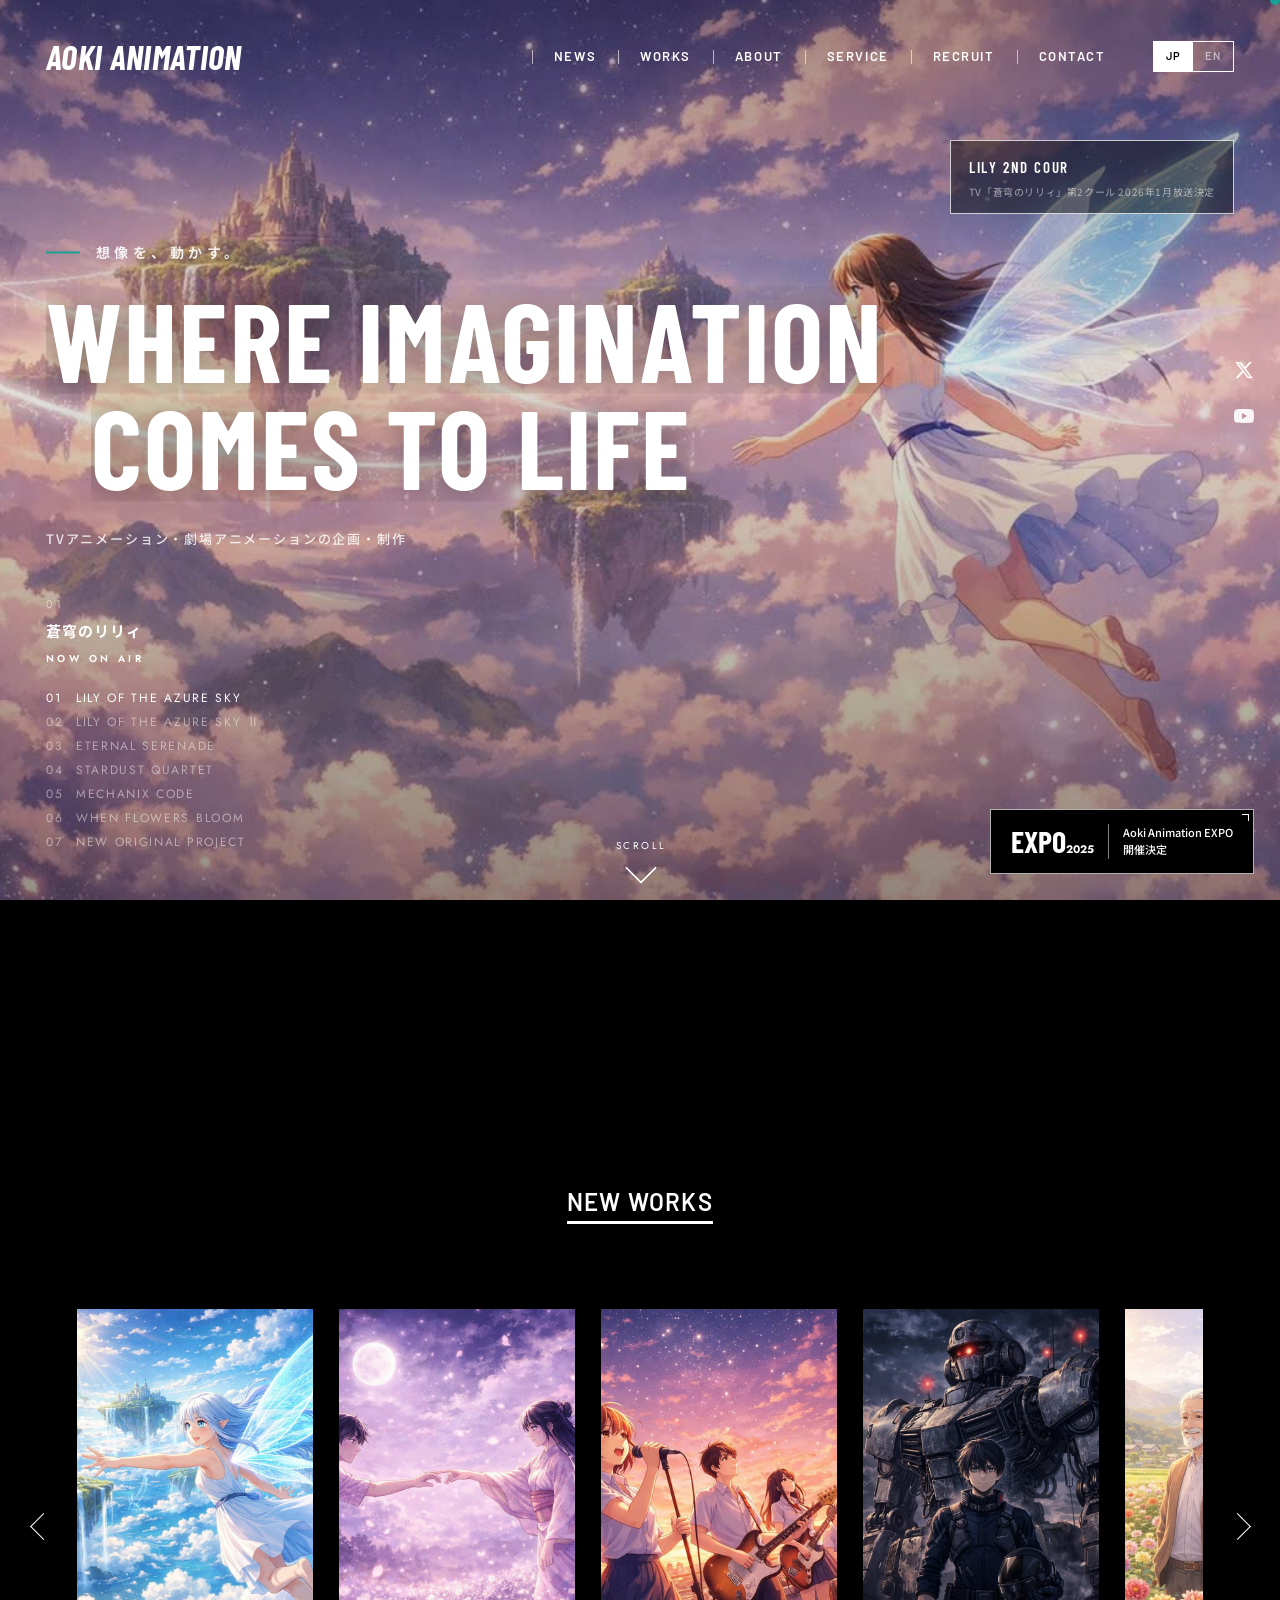
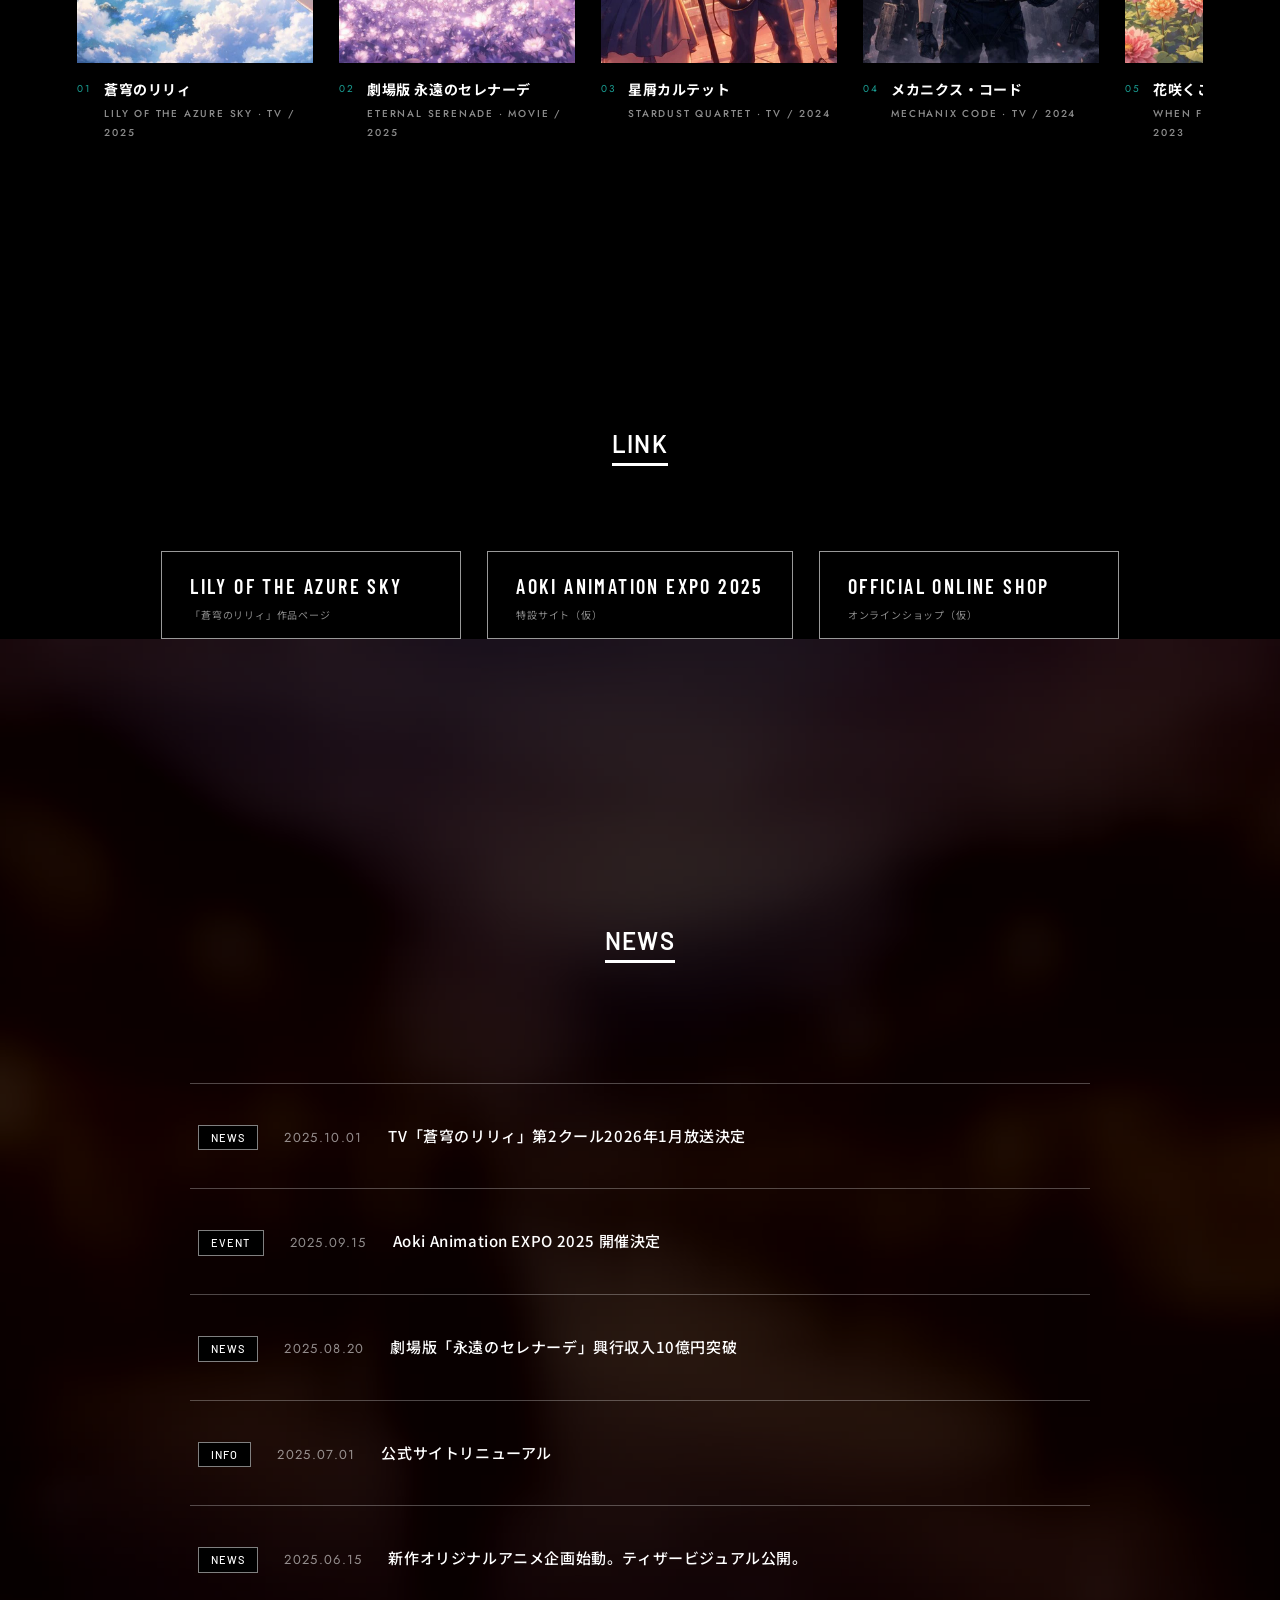
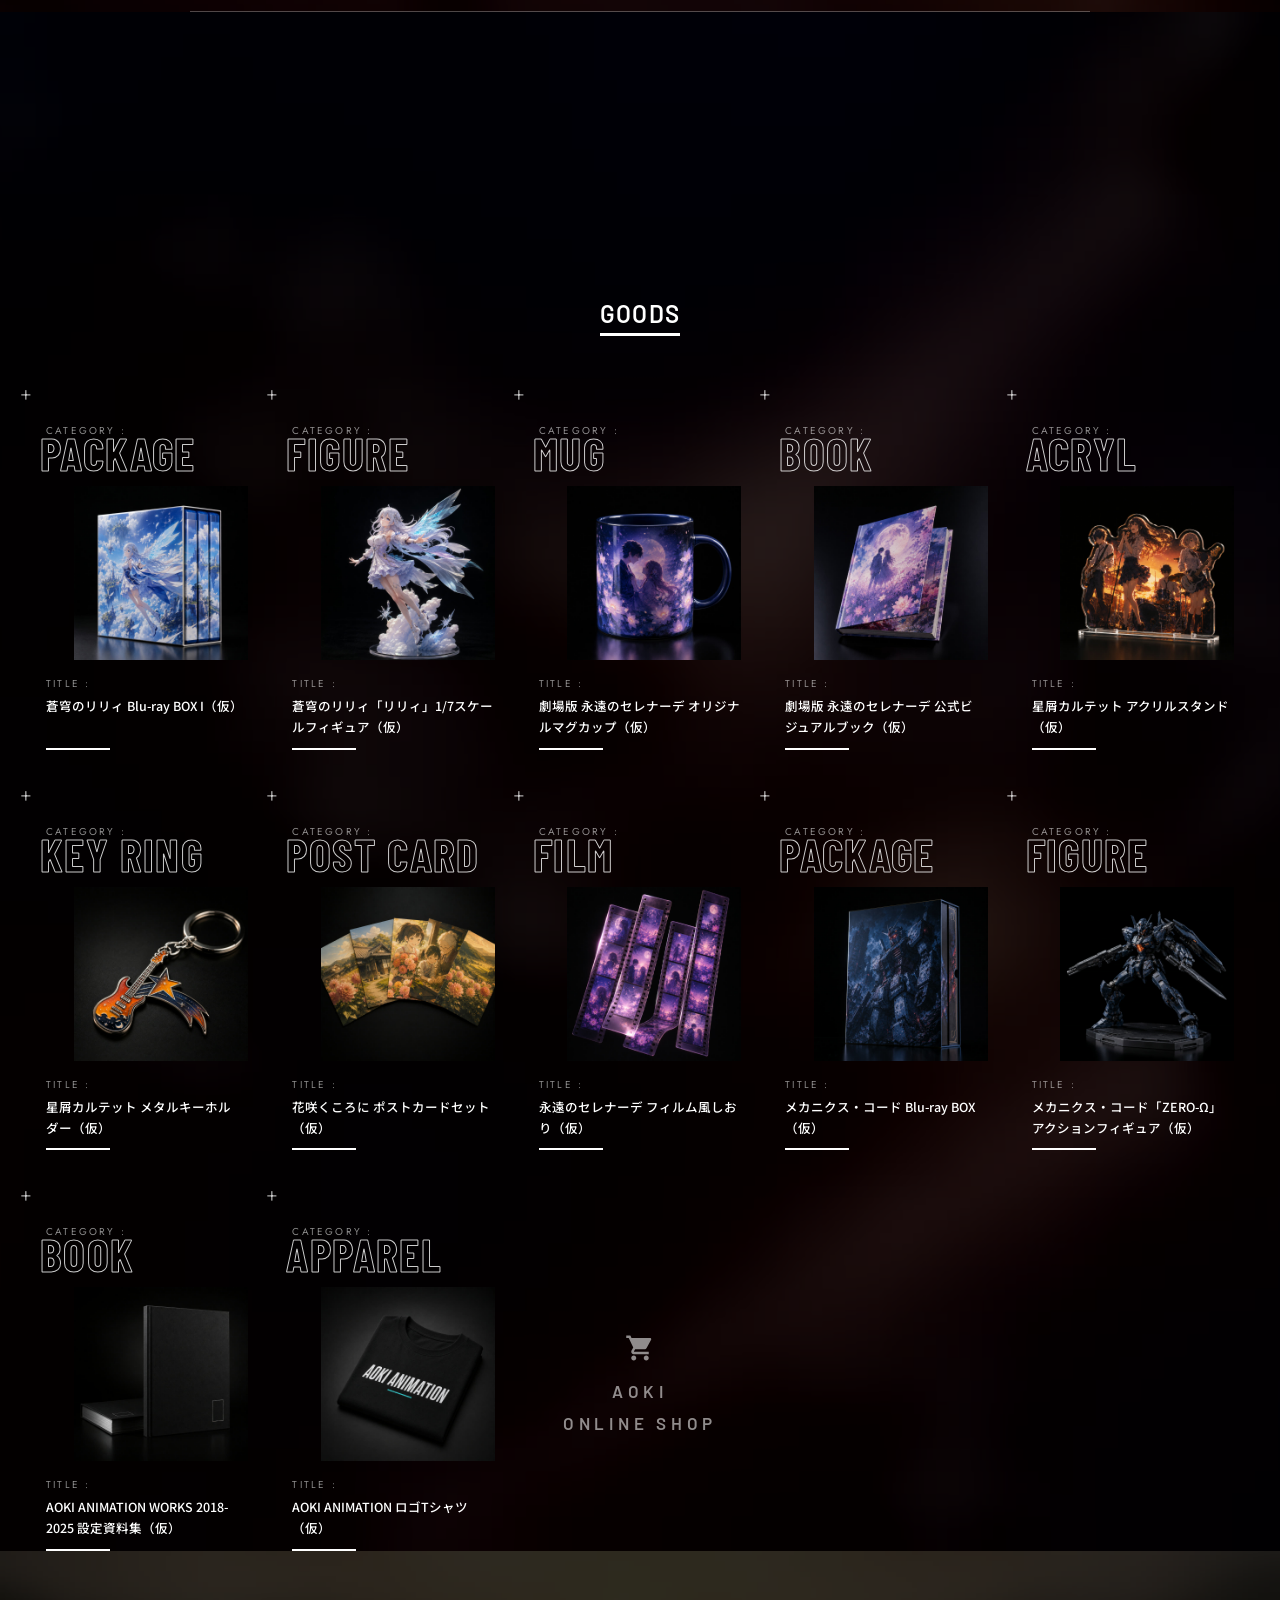
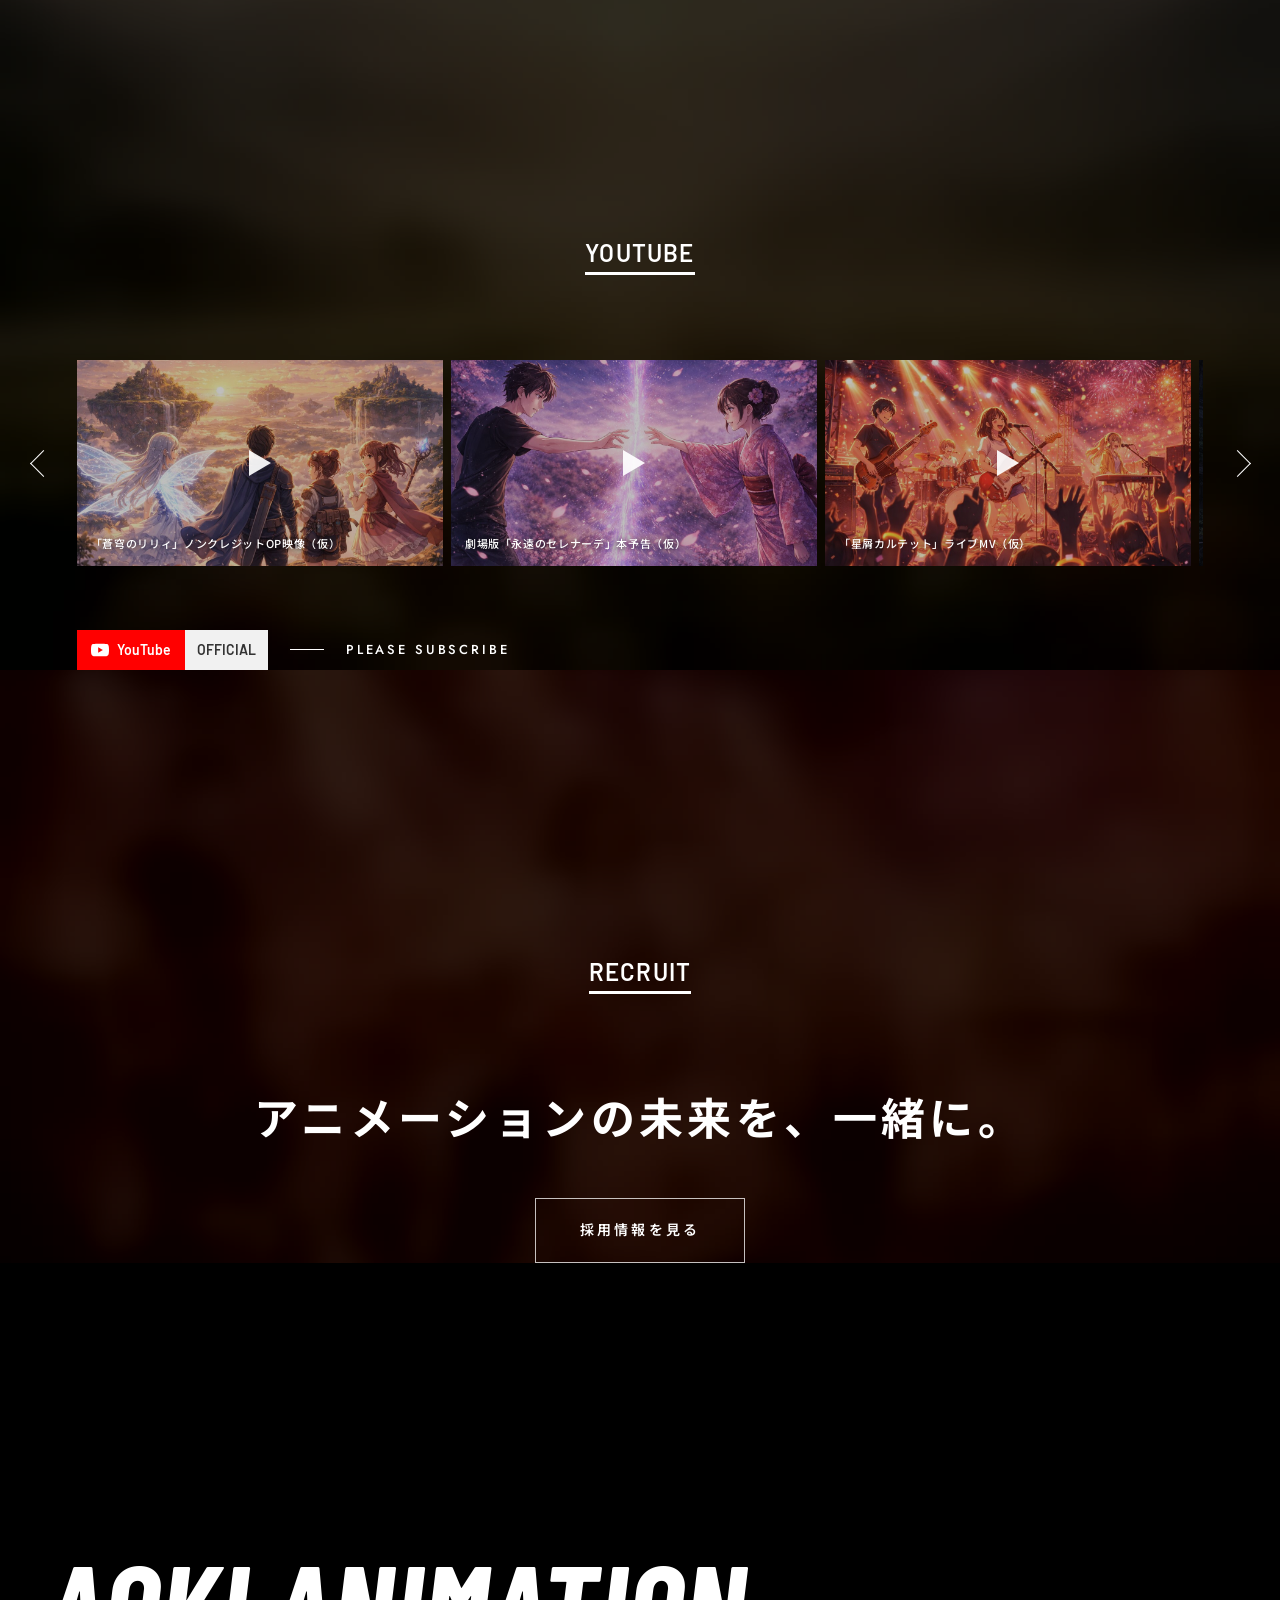
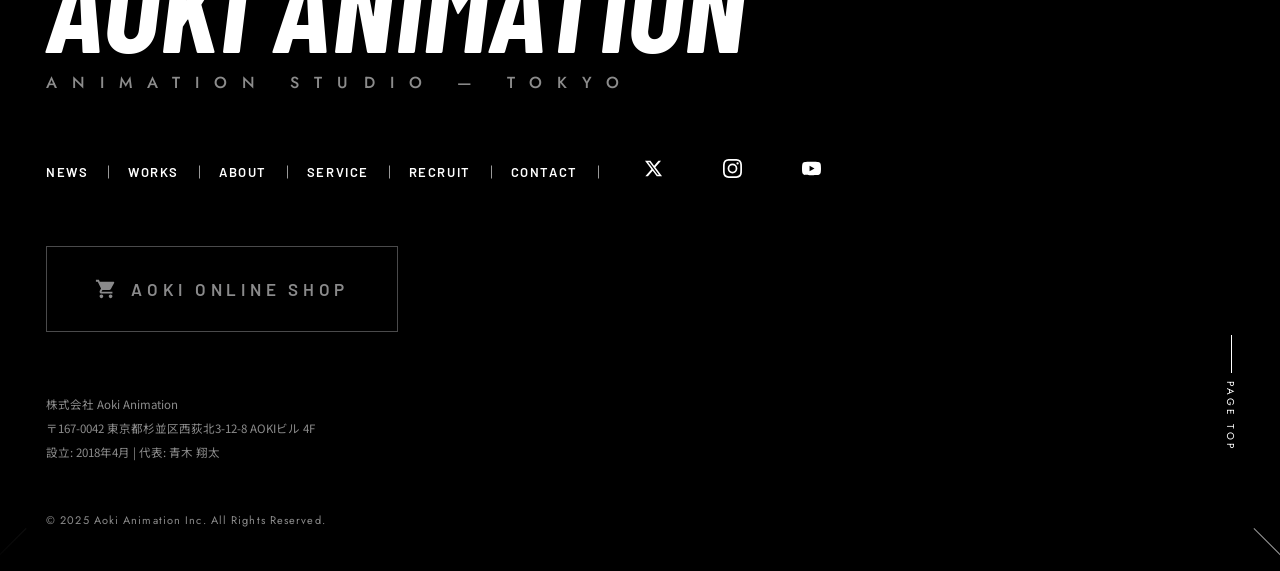
<file: index.html>
<!DOCTYPE html>
<html lang="ja">
<head>
  <meta charset="UTF-8">
  <meta name="viewport" content="width=device-width, initial-scale=1.0, viewport-fit=cover">
  <title>Aoki Animation — 想像を、動かす。</title>
  <meta name="description" content="Aoki Animationは、TVアニメーション・劇場アニメーションの企画・制作を手がけるアニメーション制作スタジオです。">
  <meta name="theme-color" content="#000000">
  <meta property="og:title" content="Aoki Animation — 想像を、動かす。">
  <meta property="og:description" content="TVアニメーション・劇場アニメーションの企画・制作を手がけるアニメーション制作スタジオ">
  <meta property="og:type" content="website">
  <meta property="og:url" content="https://sumiyakaa.github.io/Aoki-Animation/">
  <meta property="og:image" content="https://sumiyakaa.github.io/Aoki-Animation/assets/img/og.jpg">
  <link rel="canonical" href="https://sumiyakaa.github.io/Aoki-Animation/">
  <link rel="icon" href="assets/img/favicon.svg" type="image/svg+xml">
  <link rel="apple-touch-icon" href="assets/img/apple-touch-icon.png">
  <link rel="preconnect" href="https://fonts.googleapis.com">
  <link rel="preconnect" href="https://fonts.gstatic.com" crossorigin>
  <link href="https://fonts.googleapis.com/css2?family=Barlow:wght@500;600;700&family=Barlow+Condensed:ital,wght@0,600;0,700;1,700&family=Jost:wght@300;400;500;600&family=Noto+Sans+JP:wght@400;500;700&display=swap" rel="stylesheet">
  <link rel="stylesheet" href="assets/css/style.css?v=hm2">
  <script>document.documentElement.classList.add('js');</script>
  <script type="application/ld+json">
  {
    "@context": "https://schema.org",
    "@type": "Organization",
    "name": "株式会社 Aoki Animation",
    "url": "https://sumiyakaa.github.io/Aoki-Animation/",
    "foundingDate": "2018-04",
    "address": {
      "@type": "PostalAddress",
      "addressLocality": "東京都杉並区",
      "streetAddress": "西荻北3-12-8 AOKIビル 4F",
      "postalCode": "167-0042"
    }
  }
  </script>
</head>
<body>
  <a href="#main" class="skip-link">メインコンテンツへスキップ</a>

  <!-- Header -->
  <header class="header" role="banner">
    <a href="index.html" class="logo-type" aria-label="Aoki Animation トップページ">AOKI ANIMATION</a>
    <nav class="gnav" role="navigation" aria-label="グローバルナビゲーション">
      <ul class="gnav__list">
        <li><a href="news.html" class="gnav__link">NEWS</a></li>
        <li><a href="works.html" class="gnav__link">WORKS</a></li>
        <li><a href="about.html" class="gnav__link">ABOUT</a></li>
        <li><a href="service.html" class="gnav__link">SERVICE</a></li>
        <li><a href="recruit.html" class="gnav__link">RECRUIT</a></li>
        <li><a href="contact.html" class="gnav__link">CONTACT</a></li>
      </ul>
      <span class="lang" aria-hidden="true"><span class="is-on">JP</span><span>EN</span></span>
    </nav>
    <button class="hamburger" aria-label="メニューを開く" aria-expanded="false">
      <span></span><span></span><span></span>
    </button>
  </header>

  <!-- Mobile Drawer -->
  <div class="drawer" aria-hidden="true">
    <a href="index.html">HOME<small>ホーム</small></a>
    <a href="news.html">NEWS<small>お知らせ</small></a>
    <a href="works.html">WORKS<small>制作実績</small></a>
    <a href="about.html">ABOUT<small>スタジオ紹介</small></a>
    <a href="service.html">SERVICE<small>事業内容</small></a>
    <a href="recruit.html">RECRUIT<small>採用情報</small></a>
    <a href="contact.html">CONTACT<small>お問い合わせ</small></a>
  </div>

  <!-- Fixed UI -->
  <div class="side-sns pc-only" aria-label="公式SNS">
    <a href="#" aria-disabled="true" aria-label="X (Twitter)"><svg viewBox="0 0 24 24" aria-hidden="true"><path d="M18.244 2.25h3.308l-7.227 8.26 8.502 11.24H16.17l-5.214-6.817L4.99 21.75H1.68l7.73-8.835L1.254 2.25H8.08l4.713 6.231zm-1.161 17.52h1.833L7.084 4.126H5.117z"/></svg></a>
    <a href="#" aria-disabled="true" aria-label="YouTube"><svg viewBox="0 0 24 24" aria-hidden="true"><path d="M23.498 6.186a3.016 3.016 0 0 0-2.122-2.136C19.505 3.545 12 3.545 12 3.545s-7.505 0-9.377.505A3.017 3.017 0 0 0 .502 6.186C0 8.07 0 12 0 12s0 3.93.502 5.814a3.016 3.016 0 0 0 2.122 2.136c1.871.505 9.376.505 9.376.505s7.505 0 9.377-.505a3.015 3.015 0 0 0 2.122-2.136C24 15.93 24 12 24 12s0-3.93-.502-5.814zM9.545 15.568V8.432L15.818 12l-6.273 3.568z"/></svg></a>
  </div>
  <div class="seekbar" aria-hidden="true"><i></i></div>
  <a href="news.html" class="fix-bnr" aria-label="Aoki Animation EXPO 2025 開催決定">
    <span class="fix-bnr__big">EXPO<sub>2025</sub></span>
    <span class="fix-bnr__txt">Aoki Animation EXPO<br>開催決定</span>
    <span class="fix-bnr__arrow" aria-hidden="true"></span>
  </a>

  <!-- Main -->
  <main id="main">

    <!-- Hero (fullscreen showreel) -->
    <section class="hero" id="top">
      <div class="hero__movie">
        <video src="assets/video/showreel.mp4?v=3" poster="assets/img/hero-poster.jpg" autoplay muted loop playsinline aria-label="Aoki Animation 作品ショーリール"></video>
      </div>
      <div class="hero__title">
        <p class="hero__title-kicker"><span class="ani"><span>想像を、動かす。</span></span></p>
        <h1 class="hero__title-main">
          <span class="hero__title-line"><span class="ani"><span>Where Imagination</span></span></span>
          <span class="hero__title-line"><span class="ani"><span>Comes to Life</span></span></span>
        </h1>
        <p class="hero__title-meta"><span class="ani"><span>TVアニメーション・劇場アニメーションの企画・制作</span></span></p>
      </div>
      <div class="hero__info" data-captions='[{"num":"01","title":"蒼穹のリリィ","status":"NOW ON AIR"},{"num":"02","title":"蒼穹のリリィ 第2クール","status":"COMING : JANUARY 2026"},{"num":"03","title":"劇場版 永遠のセレナーデ","status":"NOW SHOWING"},{"num":"04","title":"星屑カルテット","status":"STREAMING"},{"num":"05","title":"メカニクス・コード","status":"STREAMING"},{"num":"06","title":"花咲くころに","status":"ON BLU-RAY &amp; DVD"},{"num":"07","title":"新作オリジナルアニメ企画","status":"COMING SOON"}]'>
        <p class="hero__info-num">01</p>
        <p class="hero__info-title">蒼穹のリリィ</p>
        <p class="hero__info-status">NOW ON AIR</p>
        <ul class="hero__list pc-only">
          <li class="is-on"><span>01</span>LILY OF THE AZURE SKY</li>
          <li><span>02</span>LILY OF THE AZURE SKY Ⅱ</li>
          <li><span>03</span>ETERNAL SERENADE</li>
          <li><span>04</span>STARDUST QUARTET</li>
          <li><span>05</span>MECHANIX CODE</li>
          <li><span>06</span>WHEN FLOWERS BLOOM</li>
          <li><span>07</span>NEW ORIGINAL PROJECT</li>
        </ul>
      </div>
      <a href="news.html" class="hero__bnr pc-only">LILY 2ND COUR<small>TV「蒼穹のリリィ」第2クール 2026年1月放送決定</small></a>
      <p class="hero__scroll pc-only">
        <a href="#newworks">SCROLL
          <span class="hero__scroll-line" aria-hidden="true"></span>
          <span class="hero__scroll-line" aria-hidden="true"></span>
        </a>
      </p>
    </section>

    <!-- NEW WORKS -->
    <section class="sec lineup" id="newworks">
      <div class="inner">
        <h2 class="sec-title"><span class="ani"><span>NEW WORKS</span></span></h2>
        <div class="lineup__in">
          <div class="lineup__rail-wrap">
            <div class="lineup__rail" aria-label="最新作品スライダー">
              <div class="lineup__item">
                <a href="works/lily.html" class="lineup__link">
                  <span class="lineup__imgwrap"><img src="assets/img/poster-lily.jpg" alt="蒼穹のリリィ" width="720" height="1080" loading="lazy" decoding="async"></span>
                </a>
                <p class="lineup__cap"><span class="num">01</span><span><span class="jp">蒼穹のリリィ</span><small>Lily of the Azure Sky · TV / 2025</small></span></p>
              </div>
              <div class="lineup__item">
                <a href="works/serenade.html" class="lineup__link">
                  <span class="lineup__imgwrap"><img src="assets/img/poster-serenade.jpg" alt="劇場版 永遠のセレナーデ" width="720" height="1080" loading="lazy" decoding="async"></span>
                </a>
                <p class="lineup__cap"><span class="num">02</span><span><span class="jp">劇場版 永遠のセレナーデ</span><small>Eternal Serenade · MOVIE / 2025</small></span></p>
              </div>
              <div class="lineup__item">
                <a href="works/stardust.html" class="lineup__link">
                  <span class="lineup__imgwrap"><img src="assets/img/poster-stardust.jpg" alt="星屑カルテット" width="720" height="1080" loading="lazy" decoding="async"></span>
                </a>
                <p class="lineup__cap"><span class="num">03</span><span><span class="jp">星屑カルテット</span><small>Stardust Quartet · TV / 2024</small></span></p>
              </div>
              <div class="lineup__item">
                <a href="works/mechanix.html" class="lineup__link">
                  <span class="lineup__imgwrap"><img src="assets/img/poster-mechanix.jpg" alt="メカニクス・コード" width="720" height="1080" loading="lazy" decoding="async"></span>
                </a>
                <p class="lineup__cap"><span class="num">04</span><span><span class="jp">メカニクス・コード</span><small>Mechanix Code · TV / 2024</small></span></p>
              </div>
              <div class="lineup__item">
                <a href="works/flowers.html" class="lineup__link">
                  <span class="lineup__imgwrap"><img src="assets/img/poster-flowers.jpg" alt="花咲くころに" width="720" height="1080" loading="lazy" decoding="async"></span>
                </a>
                <p class="lineup__cap"><span class="num">05</span><span><span class="jp">花咲くころに</span><small>When Flowers Bloom · OVA / 2023</small></span></p>
              </div>
              <div class="lineup__item">
                <span class="lineup__link">
                  <span class="lineup__imgwrap"><img src="assets/img/poster-teaser.jpg" alt="新作オリジナルアニメ企画 ティザービジュアル（仮）" width="720" height="1080" loading="lazy" decoding="async"></span>
                </span>
                <p class="lineup__cap"><span class="num">06</span><span><span class="jp">COMING SOON</span><small>新作オリジナルアニメ企画（仮）</small></span></p>
              </div>
              <div class="lineup__item">
                <a href="works.html" class="lineup__tile">MORE<br>WORKS<small>すべての作品を見る</small></a>
              </div>
            </div>
            <button class="slider-btn slider-btn--prev pc-only" aria-label="前の作品へ"></button>
            <button class="slider-btn slider-btn--next pc-only" aria-label="次の作品へ"></button>
          </div>
        </div>
      </div>
    </section>

    <!-- LINK -->
    <section class="sec">
      <div class="inner">
        <h2 class="sec-title"><span class="ani"><span>LINK</span></span></h2>
        <div class="linksec__row inner-1100 rv">
          <a href="works/lily.html" class="link-bnr">LILY OF THE AZURE SKY<small>「蒼穹のリリィ」作品ページ</small></a>
          <a href="news.html" class="link-bnr">AOKI ANIMATION EXPO 2025<small>特設サイト（仮）</small></a>
          <a href="#" aria-disabled="true" class="link-bnr">OFFICIAL ONLINE SHOP<small>オンラインショップ（仮）</small></a>
        </div>
      </div>
    </section>

    <!-- NEWS -->
    <section class="sec" id="news">
      <div class="sec__bg"><img src="assets/img/bg-news.jpg" alt="" loading="lazy" decoding="async"></div>
      <div class="inner">
        <h2 class="sec-title"><span class="ani"><span>NEWS</span></span></h2>
        <div class="inner-900">
          <p class="news-head rv"><a href="news.html" class="sec-more">ARCHIVE</a></p>
          <ul class="news-list rv">
            <li class="news-row">
              <a href="news.html" class="news-row__in">
                <span class="news-row__cat">NEWS</span>
                <span class="news-row__date">2025.10.01</span>
                <span class="news-row__title">TV「蒼穹のリリィ」第2クール2026年1月放送決定</span>
              </a>
            </li>
            <li class="news-row">
              <a href="news.html" class="news-row__in">
                <span class="news-row__cat">EVENT</span>
                <span class="news-row__date">2025.09.15</span>
                <span class="news-row__title">Aoki Animation EXPO 2025 開催決定</span>
              </a>
            </li>
            <li class="news-row">
              <a href="news.html" class="news-row__in">
                <span class="news-row__cat">NEWS</span>
                <span class="news-row__date">2025.08.20</span>
                <span class="news-row__title">劇場版「永遠のセレナーデ」興行収入10億円突破</span>
              </a>
            </li>
            <li class="news-row">
              <a href="news.html" class="news-row__in">
                <span class="news-row__cat">INFO</span>
                <span class="news-row__date">2025.07.01</span>
                <span class="news-row__title">公式サイトリニューアル</span>
              </a>
            </li>
            <li class="news-row">
              <a href="news.html" class="news-row__in">
                <span class="news-row__cat">NEWS</span>
                <span class="news-row__date">2025.06.15</span>
                <span class="news-row__title">新作オリジナルアニメ企画始動。ティザービジュアル公開。</span>
              </a>
            </li>
          </ul>
        </div>
      </div>
    </section>

    <!-- GOODS -->
    <section class="sec" id="goods">
      <div class="sec__bg"><img src="assets/img/bg-goods.jpg" alt="" loading="lazy" decoding="async"></div>
      <div class="inner">
        <h2 class="sec-title"><span class="ani"><span>GOODS</span></span></h2>
        <div class="goods-grid rv">
          <div class="goods-item" data-modal-img="assets/img/goods-01.jpg" data-title="蒼穹のリリィ Blu-ray BOX I（仮）" data-meta="CATEGORY : PACKAGE" role="button" tabindex="0">
            <p class="goods-item__cat">CATEGORY :</p>
            <div class="goods-item__visual">
              <p class="goods-item__word" aria-hidden="true">PACKAGE</p>
              <div class="goods-item__img"><img src="assets/img/goods-01.jpg" alt="蒼穹のリリィ Blu-ray BOX I（仮）" width="800" height="800" loading="lazy" decoding="async"></div>
            </div>
            <p class="goods-item__label">TITLE :</p>
            <p class="goods-item__title">蒼穹のリリィ Blu-ray BOX I（仮）</p>
            <span class="goods-item__bar" aria-hidden="true"></span>
          </div>
          <div class="goods-item" data-modal-img="assets/img/goods-02.jpg" data-title="蒼穹のリリィ「リリィ」1/7スケールフィギュア（仮）" data-meta="CATEGORY : FIGURE" role="button" tabindex="0">
            <p class="goods-item__cat">CATEGORY :</p>
            <div class="goods-item__visual">
              <p class="goods-item__word" aria-hidden="true">FIGURE</p>
              <div class="goods-item__img"><img src="assets/img/goods-02.jpg" alt="蒼穹のリリィ「リリィ」1/7スケールフィギュア（仮）" width="800" height="800" loading="lazy" decoding="async"></div>
            </div>
            <p class="goods-item__label">TITLE :</p>
            <p class="goods-item__title">蒼穹のリリィ「リリィ」1/7スケールフィギュア（仮）</p>
            <span class="goods-item__bar" aria-hidden="true"></span>
          </div>
          <div class="goods-item" data-modal-img="assets/img/goods-03.jpg" data-title="劇場版 永遠のセレナーデ オリジナルマグカップ（仮）" data-meta="CATEGORY : MUG" role="button" tabindex="0">
            <p class="goods-item__cat">CATEGORY :</p>
            <div class="goods-item__visual">
              <p class="goods-item__word" aria-hidden="true">MUG</p>
              <div class="goods-item__img"><img src="assets/img/goods-03.jpg" alt="劇場版 永遠のセレナーデ オリジナルマグカップ（仮）" width="800" height="800" loading="lazy" decoding="async"></div>
            </div>
            <p class="goods-item__label">TITLE :</p>
            <p class="goods-item__title">劇場版 永遠のセレナーデ オリジナルマグカップ（仮）</p>
            <span class="goods-item__bar" aria-hidden="true"></span>
          </div>
          <div class="goods-item" data-modal-img="assets/img/goods-04.jpg" data-title="劇場版 永遠のセレナーデ 公式ビジュアルブック（仮）" data-meta="CATEGORY : BOOK" role="button" tabindex="0">
            <p class="goods-item__cat">CATEGORY :</p>
            <div class="goods-item__visual">
              <p class="goods-item__word" aria-hidden="true">BOOK</p>
              <div class="goods-item__img"><img src="assets/img/goods-04.jpg" alt="劇場版 永遠のセレナーデ 公式ビジュアルブック（仮）" width="800" height="800" loading="lazy" decoding="async"></div>
            </div>
            <p class="goods-item__label">TITLE :</p>
            <p class="goods-item__title">劇場版 永遠のセレナーデ 公式ビジュアルブック（仮）</p>
            <span class="goods-item__bar" aria-hidden="true"></span>
          </div>
          <div class="goods-item" data-modal-img="assets/img/goods-05.jpg" data-title="星屑カルテット アクリルスタンド（仮）" data-meta="CATEGORY : ACRYL" role="button" tabindex="0">
            <p class="goods-item__cat">CATEGORY :</p>
            <div class="goods-item__visual">
              <p class="goods-item__word" aria-hidden="true">ACRYL</p>
              <div class="goods-item__img"><img src="assets/img/goods-05.jpg" alt="星屑カルテット アクリルスタンド（仮）" width="800" height="800" loading="lazy" decoding="async"></div>
            </div>
            <p class="goods-item__label">TITLE :</p>
            <p class="goods-item__title">星屑カルテット アクリルスタンド（仮）</p>
            <span class="goods-item__bar" aria-hidden="true"></span>
          </div>
          <div class="goods-item" data-modal-img="assets/img/goods-06.jpg" data-title="星屑カルテット メタルキーホルダー（仮）" data-meta="CATEGORY : KEY RING" role="button" tabindex="0">
            <p class="goods-item__cat">CATEGORY :</p>
            <div class="goods-item__visual">
              <p class="goods-item__word" aria-hidden="true">KEY RING</p>
              <div class="goods-item__img"><img src="assets/img/goods-06.jpg" alt="星屑カルテット メタルキーホルダー（仮）" width="800" height="800" loading="lazy" decoding="async"></div>
            </div>
            <p class="goods-item__label">TITLE :</p>
            <p class="goods-item__title">星屑カルテット メタルキーホルダー（仮）</p>
            <span class="goods-item__bar" aria-hidden="true"></span>
          </div>
          <div class="goods-item" data-modal-img="assets/img/goods-07.jpg" data-title="花咲くころに ポストカードセット（仮）" data-meta="CATEGORY : POST CARD" role="button" tabindex="0">
            <p class="goods-item__cat">CATEGORY :</p>
            <div class="goods-item__visual">
              <p class="goods-item__word" aria-hidden="true">POST CARD</p>
              <div class="goods-item__img"><img src="assets/img/goods-07.jpg" alt="花咲くころに ポストカードセット（仮）" width="800" height="800" loading="lazy" decoding="async"></div>
            </div>
            <p class="goods-item__label">TITLE :</p>
            <p class="goods-item__title">花咲くころに ポストカードセット（仮）</p>
            <span class="goods-item__bar" aria-hidden="true"></span>
          </div>
          <div class="goods-item" data-modal-img="assets/img/goods-08.jpg" data-title="永遠のセレナーデ フィルム風しおり（仮）" data-meta="CATEGORY : FILM" role="button" tabindex="0">
            <p class="goods-item__cat">CATEGORY :</p>
            <div class="goods-item__visual">
              <p class="goods-item__word" aria-hidden="true">FILM</p>
              <div class="goods-item__img"><img src="assets/img/goods-08.jpg" alt="永遠のセレナーデ フィルム風しおり（仮）" width="800" height="800" loading="lazy" decoding="async"></div>
            </div>
            <p class="goods-item__label">TITLE :</p>
            <p class="goods-item__title">永遠のセレナーデ フィルム風しおり（仮）</p>
            <span class="goods-item__bar" aria-hidden="true"></span>
          </div>
          <div class="goods-item" data-modal-img="assets/img/goods-09.jpg" data-title="メカニクス・コード Blu-ray BOX（仮）" data-meta="CATEGORY : PACKAGE" role="button" tabindex="0">
            <p class="goods-item__cat">CATEGORY :</p>
            <div class="goods-item__visual">
              <p class="goods-item__word" aria-hidden="true">PACKAGE</p>
              <div class="goods-item__img"><img src="assets/img/goods-09.jpg" alt="メカニクス・コード Blu-ray BOX（仮）" width="800" height="800" loading="lazy" decoding="async"></div>
            </div>
            <p class="goods-item__label">TITLE :</p>
            <p class="goods-item__title">メカニクス・コード Blu-ray BOX（仮）</p>
            <span class="goods-item__bar" aria-hidden="true"></span>
          </div>
          <div class="goods-item" data-modal-img="assets/img/goods-10.jpg" data-title="メカニクス・コード「ZERO-Ω」アクションフィギュア（仮）" data-meta="CATEGORY : FIGURE" role="button" tabindex="0">
            <p class="goods-item__cat">CATEGORY :</p>
            <div class="goods-item__visual">
              <p class="goods-item__word" aria-hidden="true">FIGURE</p>
              <div class="goods-item__img"><img src="assets/img/goods-10.jpg" alt="メカニクス・コード「ZERO-Ω」アクションフィギュア（仮）" width="800" height="800" loading="lazy" decoding="async"></div>
            </div>
            <p class="goods-item__label">TITLE :</p>
            <p class="goods-item__title">メカニクス・コード「ZERO-Ω」アクションフィギュア（仮）</p>
            <span class="goods-item__bar" aria-hidden="true"></span>
          </div>
          <div class="goods-item" data-modal-img="assets/img/goods-11.jpg" data-title="AOKI ANIMATION WORKS 2018-2025 設定資料集（仮）" data-meta="CATEGORY : BOOK" role="button" tabindex="0">
            <p class="goods-item__cat">CATEGORY :</p>
            <div class="goods-item__visual">
              <p class="goods-item__word" aria-hidden="true">BOOK</p>
              <div class="goods-item__img"><img src="assets/img/goods-11.jpg" alt="AOKI ANIMATION WORKS 2018-2025 設定資料集（仮）" width="800" height="800" loading="lazy" decoding="async"></div>
            </div>
            <p class="goods-item__label">TITLE :</p>
            <p class="goods-item__title">AOKI ANIMATION WORKS 2018-2025 設定資料集（仮）</p>
            <span class="goods-item__bar" aria-hidden="true"></span>
          </div>
          <div class="goods-item" data-modal-img="assets/img/goods-12.jpg" data-title="AOKI ANIMATION ロゴTシャツ（仮）" data-meta="CATEGORY : APPAREL" role="button" tabindex="0">
            <p class="goods-item__cat">CATEGORY :</p>
            <div class="goods-item__visual">
              <p class="goods-item__word" aria-hidden="true">APPAREL</p>
              <div class="goods-item__img"><img src="assets/img/goods-12.jpg" alt="AOKI ANIMATION ロゴTシャツ（仮）" width="800" height="800" loading="lazy" decoding="async"></div>
            </div>
            <p class="goods-item__label">TITLE :</p>
            <p class="goods-item__title">AOKI ANIMATION ロゴTシャツ（仮）</p>
            <span class="goods-item__bar" aria-hidden="true"></span>
          </div>
          <a href="#" aria-disabled="true" class="goods-shop">
            <svg viewBox="0 0 24 24" aria-hidden="true"><path d="M7 18c-1.1 0-1.99.9-1.99 2S5.9 22 7 22s2-.9 2-2-.9-2-2-2zM1 2v2h2l3.6 7.59-1.35 2.45c-.16.28-.25.61-.25.96 0 1.1.9 2 2 2h12v-2H7.42c-.14 0-.25-.11-.25-.25l.03-.12.9-1.63h7.45c.75 0 1.41-.41 1.75-1.03l3.58-6.49c.08-.14.12-.31.12-.48 0-.55-.45-1-1-1H5.21l-.94-2H1zm16 16c-1.1 0-1.99.9-1.99 2s.89 2 1.99 2 2-.9 2-2-.9-2-2-2z"/></svg>
            AOKI<br>ONLINE SHOP
          </a>
        </div>
      </div>
    </section>

    <!-- YOUTUBE -->
    <section class="sec" id="youtube">
      <div class="sec__bg"><img src="assets/img/bg-youtube.jpg" alt="" loading="lazy" decoding="async"></div>
      <div class="inner">
        <h2 class="sec-title"><span class="ani"><span>YOUTUBE</span></span></h2>
        <div class="yt-rail-wrap rv">
          <div class="yt-rail" aria-label="公式YouTube動画">
            <button class="yt-item" data-modal-video="assets/video/pv-lily.mp4?v=2" data-title="「蒼穹のリリィ」ノンクレジットOP映像（仮）" data-meta="AOKI ANIMATION OFFICIAL">
              <img src="assets/img/lily-scene03.jpg" alt="「蒼穹のリリィ」ノンクレジットOP映像（仮）" width="1536" height="1024" loading="lazy" decoding="async">
              <span class="yt-item__play" aria-hidden="true"></span>
              <span class="yt-item__cap">「蒼穹のリリィ」ノンクレジットOP映像（仮）</span>
            </button>
            <button class="yt-item" data-modal-video="assets/video/pv-serenade.mp4?v=2" data-title="劇場版「永遠のセレナーデ」本予告（仮）" data-meta="AOKI ANIMATION OFFICIAL">
              <img src="assets/img/serenade-scene06.jpg" alt="劇場版「永遠のセレナーデ」本予告（仮）" width="1536" height="1024" loading="lazy" decoding="async">
              <span class="yt-item__play" aria-hidden="true"></span>
              <span class="yt-item__cap">劇場版「永遠のセレナーデ」本予告（仮）</span>
            </button>
            <button class="yt-item" data-modal-video="assets/video/pv-stardust.mp4?v=2" data-title="「星屑カルテット」ライブMV（仮）" data-meta="AOKI ANIMATION OFFICIAL">
              <img src="assets/img/stardust-scene02.jpg" alt="「星屑カルテット」ライブMV（仮）" width="1536" height="1024" loading="lazy" decoding="async">
              <span class="yt-item__play" aria-hidden="true"></span>
              <span class="yt-item__cap">「星屑カルテット」ライブMV（仮）</span>
            </button>
            <button class="yt-item" data-modal-video="assets/video/pv-mechanix.mp4?v=2" data-title="「メカニクス・コード」PV第2弾（仮）" data-meta="AOKI ANIMATION OFFICIAL">
              <img src="assets/img/mechanix-scene03.jpg" alt="「メカニクス・コード」PV第2弾（仮）" width="1536" height="1024" loading="lazy" decoding="async">
              <span class="yt-item__play" aria-hidden="true"></span>
              <span class="yt-item__cap">「メカニクス・コード」PV第2弾（仮）</span>
            </button>
            <button class="yt-item" data-modal-video="assets/video/pv-flowers.mp4?v=2" data-title="「花咲くころに」ダイジェスト映像（仮）" data-meta="AOKI ANIMATION OFFICIAL">
              <img src="assets/img/flowers-scene03.jpg" alt="「花咲くころに」ダイジェスト映像（仮）" width="1536" height="1024" loading="lazy" decoding="async">
              <span class="yt-item__play" aria-hidden="true"></span>
              <span class="yt-item__cap">「花咲くころに」ダイジェスト映像（仮）</span>
            </button>
            <button class="yt-item" data-modal-video="assets/video/showreel.mp4?v=3" data-title="AOKI ANIMATION SHOWREEL 2025（仮）" data-meta="AOKI ANIMATION OFFICIAL">
              <img src="assets/img/hero.jpg" alt="AOKI ANIMATION SHOWREEL 2025（仮）" width="1536" height="1024" loading="lazy" decoding="async">
              <span class="yt-item__play" aria-hidden="true"></span>
              <span class="yt-item__cap">AOKI ANIMATION SHOWREEL 2025（仮）</span>
            </button>
          </div>
          <button class="slider-btn slider-btn--prev pc-only" aria-label="前の動画へ"></button>
          <button class="slider-btn slider-btn--next pc-only" aria-label="次の動画へ"></button>
        </div>
        <div class="yt-sub rv">
          <span class="yt-sub__badge" aria-hidden="true">
            <b><svg viewBox="0 0 24 24"><path d="M23.498 6.186a3.016 3.016 0 0 0-2.122-2.136C19.505 3.545 12 3.545 12 3.545s-7.505 0-9.377.505A3.017 3.017 0 0 0 .502 6.186C0 8.07 0 12 0 12s0 3.93.502 5.814a3.016 3.016 0 0 0 2.122 2.136c1.871.505 9.376.505 9.376.505s7.505 0 9.377-.505a3.015 3.015 0 0 0 2.122-2.136C24 15.93 24 12 24 12s0-3.93-.502-5.814z" fill="#fff"/><path d="M9.545 15.568V8.432L15.818 12l-6.273 3.568z" fill="#f00"/></svg>YouTube</b>
            <span>OFFICIAL</span>
          </span>
          <span class="yt-sub__line" aria-hidden="true"></span>
          <p class="yt-sub__txt">PLEASE SUBSCRIBE</p>
        </div>
      </div>
    </section>

    <!-- RECRUIT -->
    <section class="sec" id="recruit">
      <div class="sec__bg"><img src="assets/img/bg-recruit.jpg" alt="" loading="lazy" decoding="async"></div>
      <div class="inner" style="text-align:center;">
        <h2 class="sec-title"><span class="ani"><span>RECRUIT</span></span></h2>
        <p class="rec-band__catch rv">アニメーションの未来を、一緒に。</p>
        <p class="rv d1" style="margin-top:44px;"><a href="recruit.html" class="btn-ghost">採用情報を見る</a></p>
      </div>
    </section>

  </main>

  <!-- Footer -->
  <footer class="footer footer__corner" role="contentinfo">
    <div class="footer__bg" aria-hidden="true"><video src="assets/video/footer.mp4?v=2" preload="metadata" autoplay muted loop playsinline></video></div>
    <a href="index.html" class="footer__logo" aria-label="Aoki Animation トップページ">
      <span class="logo-type">AOKI ANIMATION<small>ANIMATION STUDIO — TOKYO</small></span>
    </a>
    <nav aria-label="フッターナビゲーション">
      <ul class="footer__nav">
        <li><a href="news.html">NEWS</a></li>
        <li><a href="works.html">WORKS</a></li>
        <li><a href="about.html">ABOUT</a></li>
        <li><a href="service.html">SERVICE</a></li>
        <li><a href="recruit.html">RECRUIT</a></li>
        <li><a href="contact.html">CONTACT</a></li>
        <li>
          <div class="footer__sns">
            <a href="#" aria-disabled="true" aria-label="X (Twitter)"><svg viewBox="0 0 24 24" aria-hidden="true"><path d="M18.244 2.25h3.308l-7.227 8.26 8.502 11.24H16.17l-5.214-6.817L4.99 21.75H1.68l7.73-8.835L1.254 2.25H8.08l4.713 6.231zm-1.161 17.52h1.833L7.084 4.126H5.117z"/></svg></a>
            <a href="#" aria-disabled="true" aria-label="Instagram"><svg viewBox="0 0 24 24" aria-hidden="true"><path d="M12 2.163c3.204 0 3.584.012 4.85.07 3.252.148 4.771 1.691 4.919 4.919.058 1.265.069 1.645.069 4.849 0 3.205-.012 3.584-.069 4.849-.149 3.225-1.664 4.771-4.919 4.919-1.266.058-1.644.07-4.85.07-3.204 0-3.584-.012-4.849-.07-3.26-.149-4.771-1.699-4.919-4.92-.058-1.265-.07-1.644-.07-4.849 0-3.204.013-3.583.07-4.849.149-3.227 1.664-4.771 4.919-4.919 1.266-.057 1.645-.069 4.849-.069zm0-2.163c-3.259 0-3.667.014-4.947.072-4.358.2-6.78 2.618-6.98 6.98-.059 1.281-.073 1.689-.073 4.948 0 3.259.014 3.668.072 4.948.2 4.358 2.618 6.78 6.98 6.98 1.281.058 1.689.072 4.948.072 3.259 0 3.668-.014 4.948-.072 4.354-.2 6.782-2.618 6.979-6.98.059-1.28.073-1.689.073-4.948 0-3.259-.014-3.667-.072-4.947-.196-4.354-2.617-6.78-6.979-6.98-1.281-.059-1.69-.073-4.949-.073zm0 5.838a6.162 6.162 0 1 0 0 12.324 6.162 6.162 0 0 0 0-12.324zm0 10.162a4 4 0 1 1 0-8 4 4 0 0 1 0 8zm6.406-11.845a1.44 1.44 0 1 0 0 2.881 1.44 1.44 0 0 0 0-2.881z"/></svg></a>
            <a href="#" aria-disabled="true" aria-label="YouTube"><svg viewBox="0 0 24 24" aria-hidden="true"><path d="M23.498 6.186a3.016 3.016 0 0 0-2.122-2.136C19.505 3.545 12 3.545 12 3.545s-7.505 0-9.377.505A3.017 3.017 0 0 0 .502 6.186C0 8.07 0 12 0 12s0 3.93.502 5.814a3.016 3.016 0 0 0 2.122 2.136c1.871.505 9.376.505 9.376.505s7.505 0 9.377-.505a3.015 3.015 0 0 0 2.122-2.136C24 15.93 24 12 24 12s0-3.93-.502-5.814zM9.545 15.568V8.432L15.818 12l-6.273 3.568z"/></svg></a>
          </div>
        </li>
      </ul>
    </nav>
    <a href="#" aria-disabled="true" class="footer__shop">
      <svg viewBox="0 0 24 24" aria-hidden="true"><path d="M7 18c-1.1 0-1.99.9-1.99 2S5.9 22 7 22s2-.9 2-2-.9-2-2-2zM1 2v2h2l3.6 7.59-1.35 2.45c-.16.28-.25.61-.25.96 0 1.1.9 2 2 2h12v-2H7.42c-.14 0-.25-.11-.25-.25l.03-.12.9-1.63h7.45c.75 0 1.41-.41 1.75-1.03l3.58-6.49c.08-.14.12-.31.12-.48 0-.55-.45-1-1-1H5.21l-.94-2H1zm16 16c-1.1 0-1.99.9-1.99 2s.89 2 1.99 2 2-.9 2-2-.9-2-2-2z"/></svg>
      AOKI ONLINE SHOP
    </a>
    <div class="footer__info">
      <p>株式会社 Aoki Animation</p>
      <p>〒167-0042 東京都杉並区西荻北3-12-8 AOKIビル 4F</p>
      <p>設立: 2018年4月 | 代表: 青木 翔太</p>
    </div>
    <p class="footer__copy">&copy; 2025 Aoki Animation Inc. All Rights Reserved.</p>
    <a href="#top" class="pagetop pc-only">PAGE TOP</a>
  </footer>

  <!-- Modal -->
  <div class="modal" role="dialog" aria-modal="true" aria-label="詳細表示">
    <div class="modal__bg"></div>
    <div class="modal__box">
      <button class="modal__close" aria-label="閉じる"></button>
      <div class="modal__content"></div>
    </div>
  </div>

  <script src="assets/js/main.js?v=hm2" defer></script>
</body>
</html>
</file>
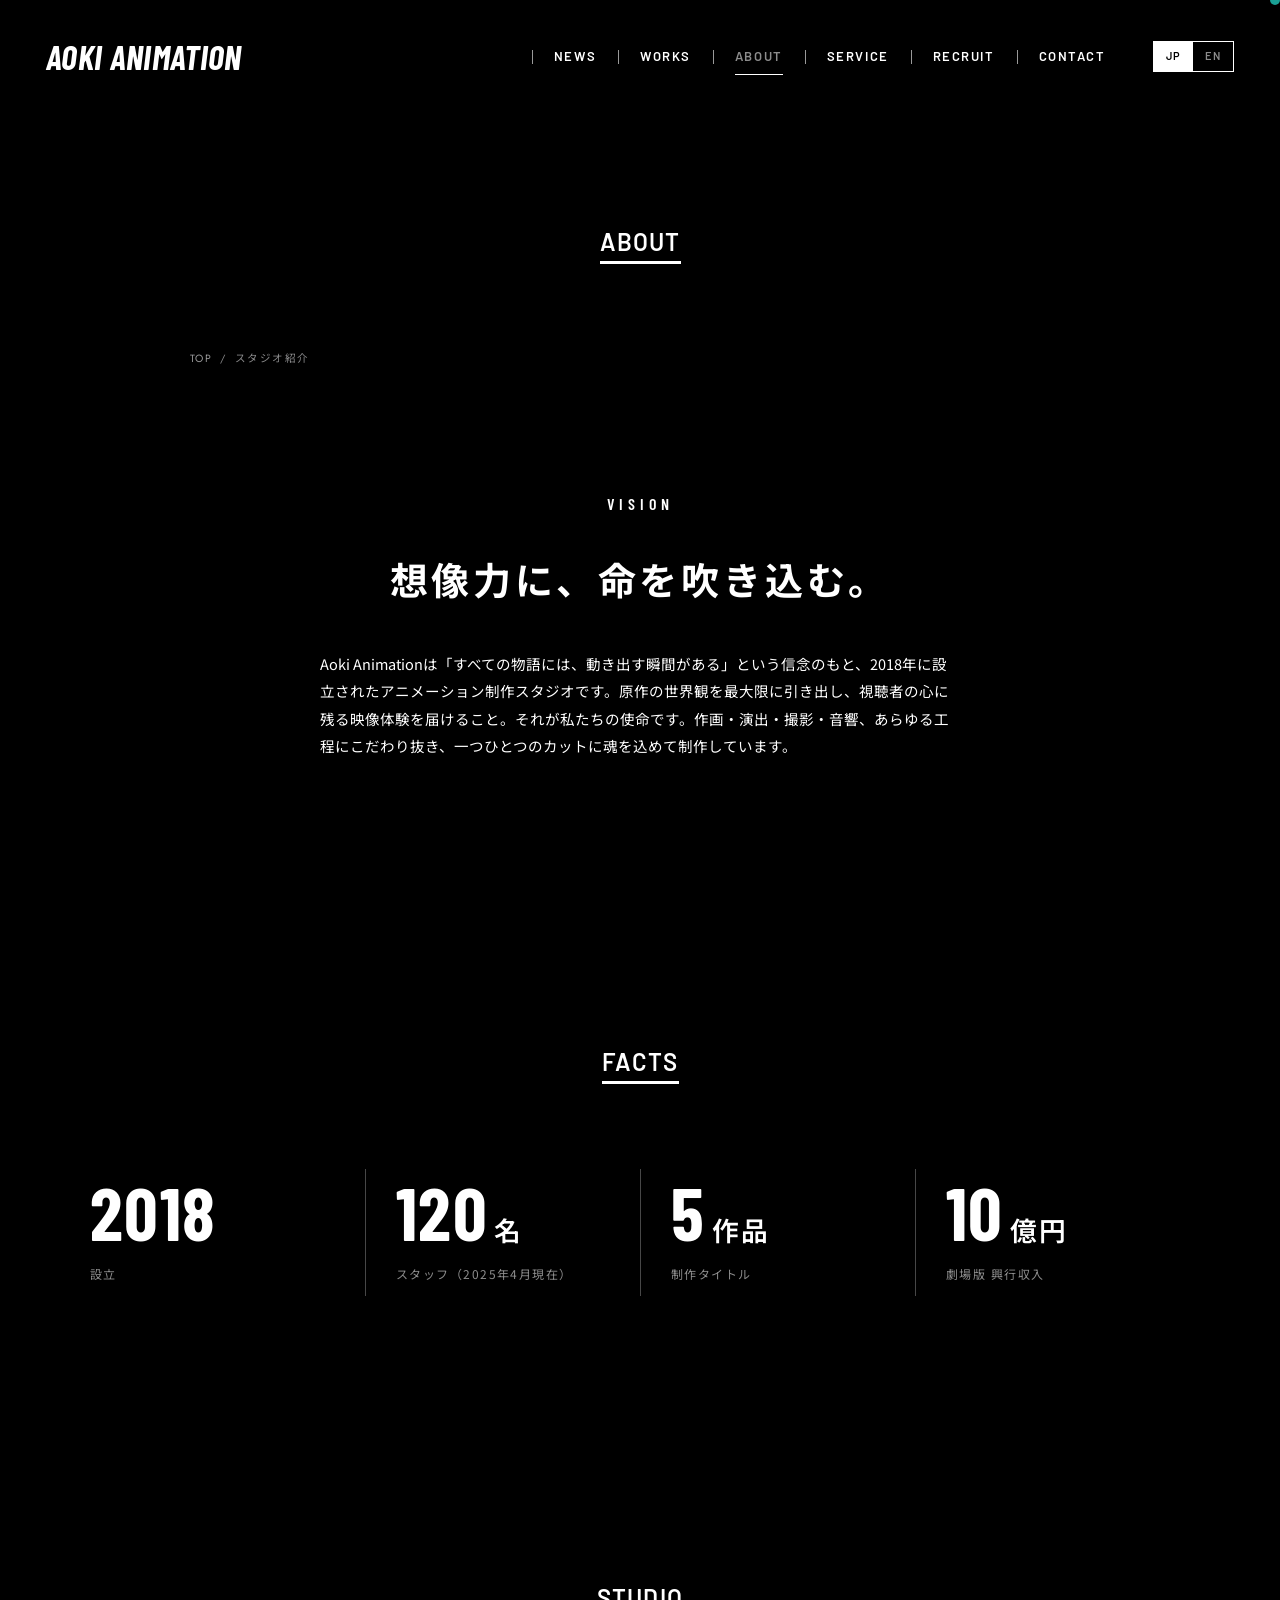
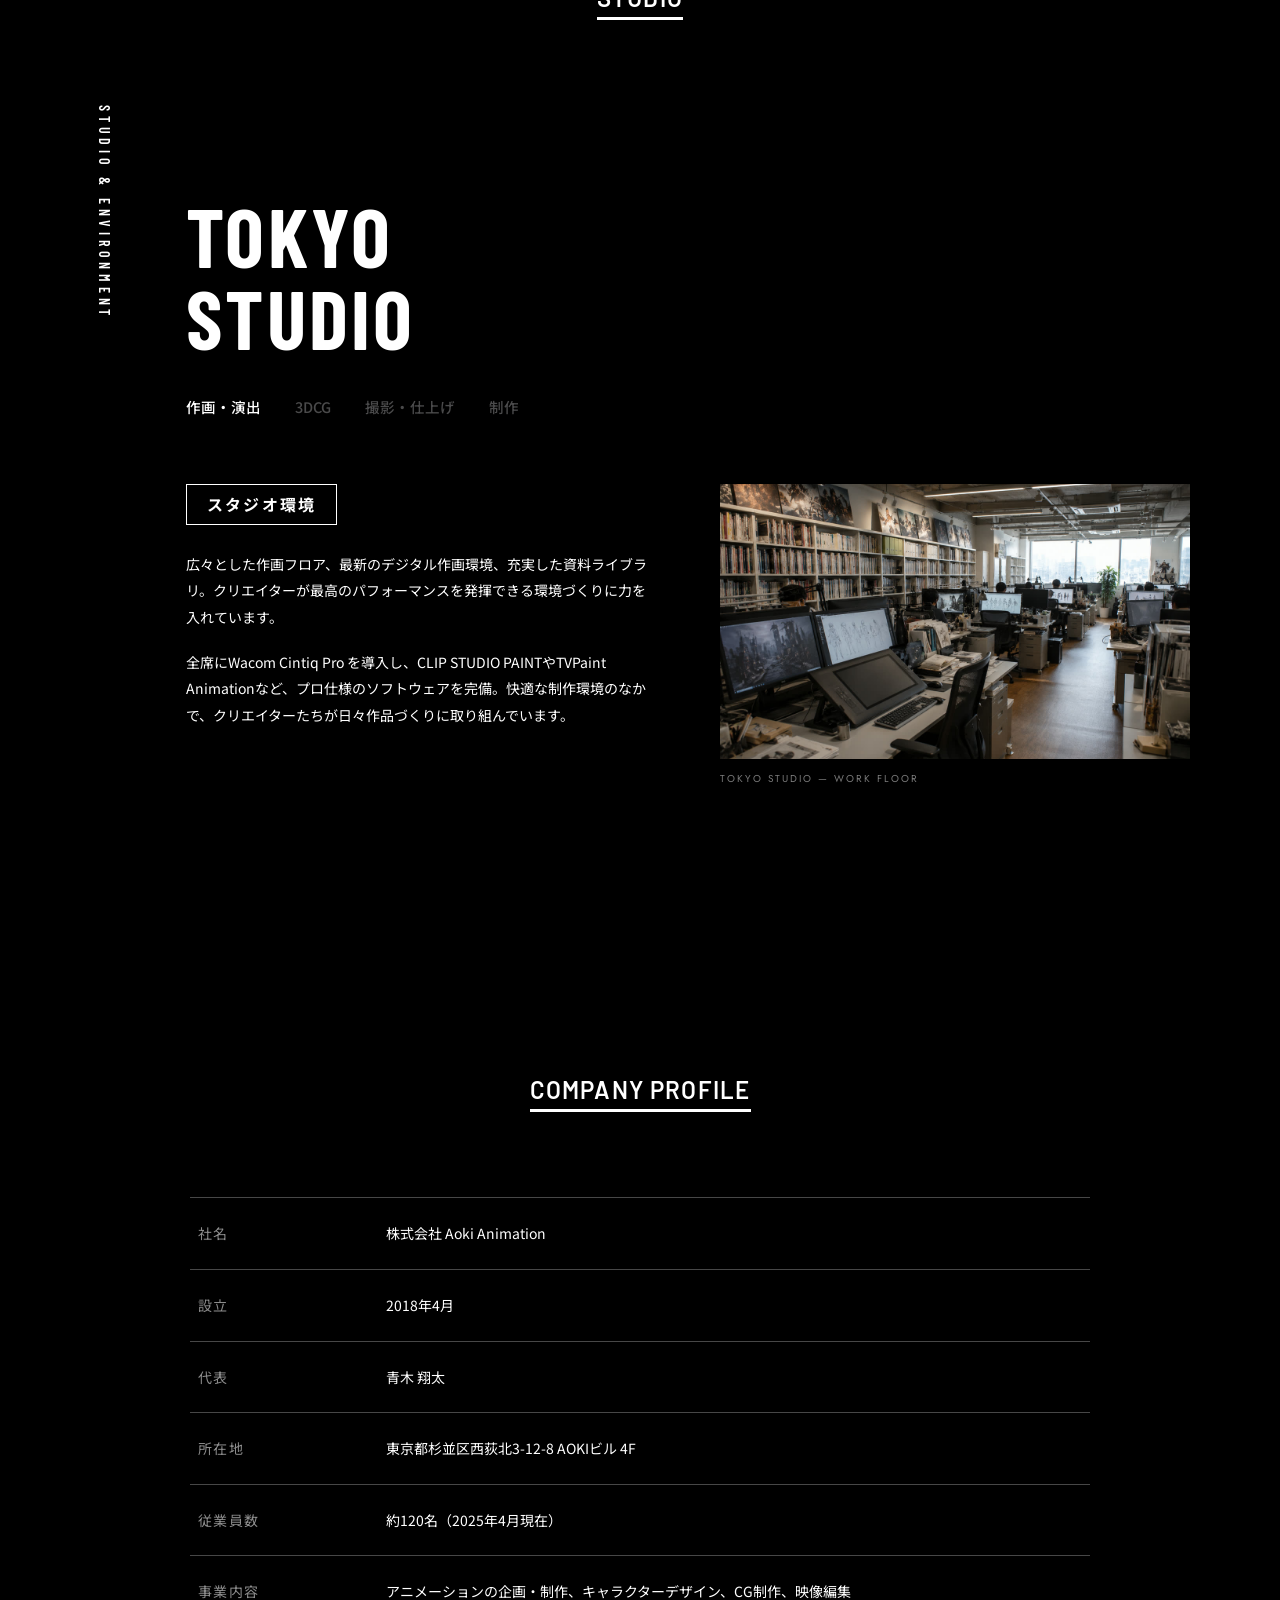
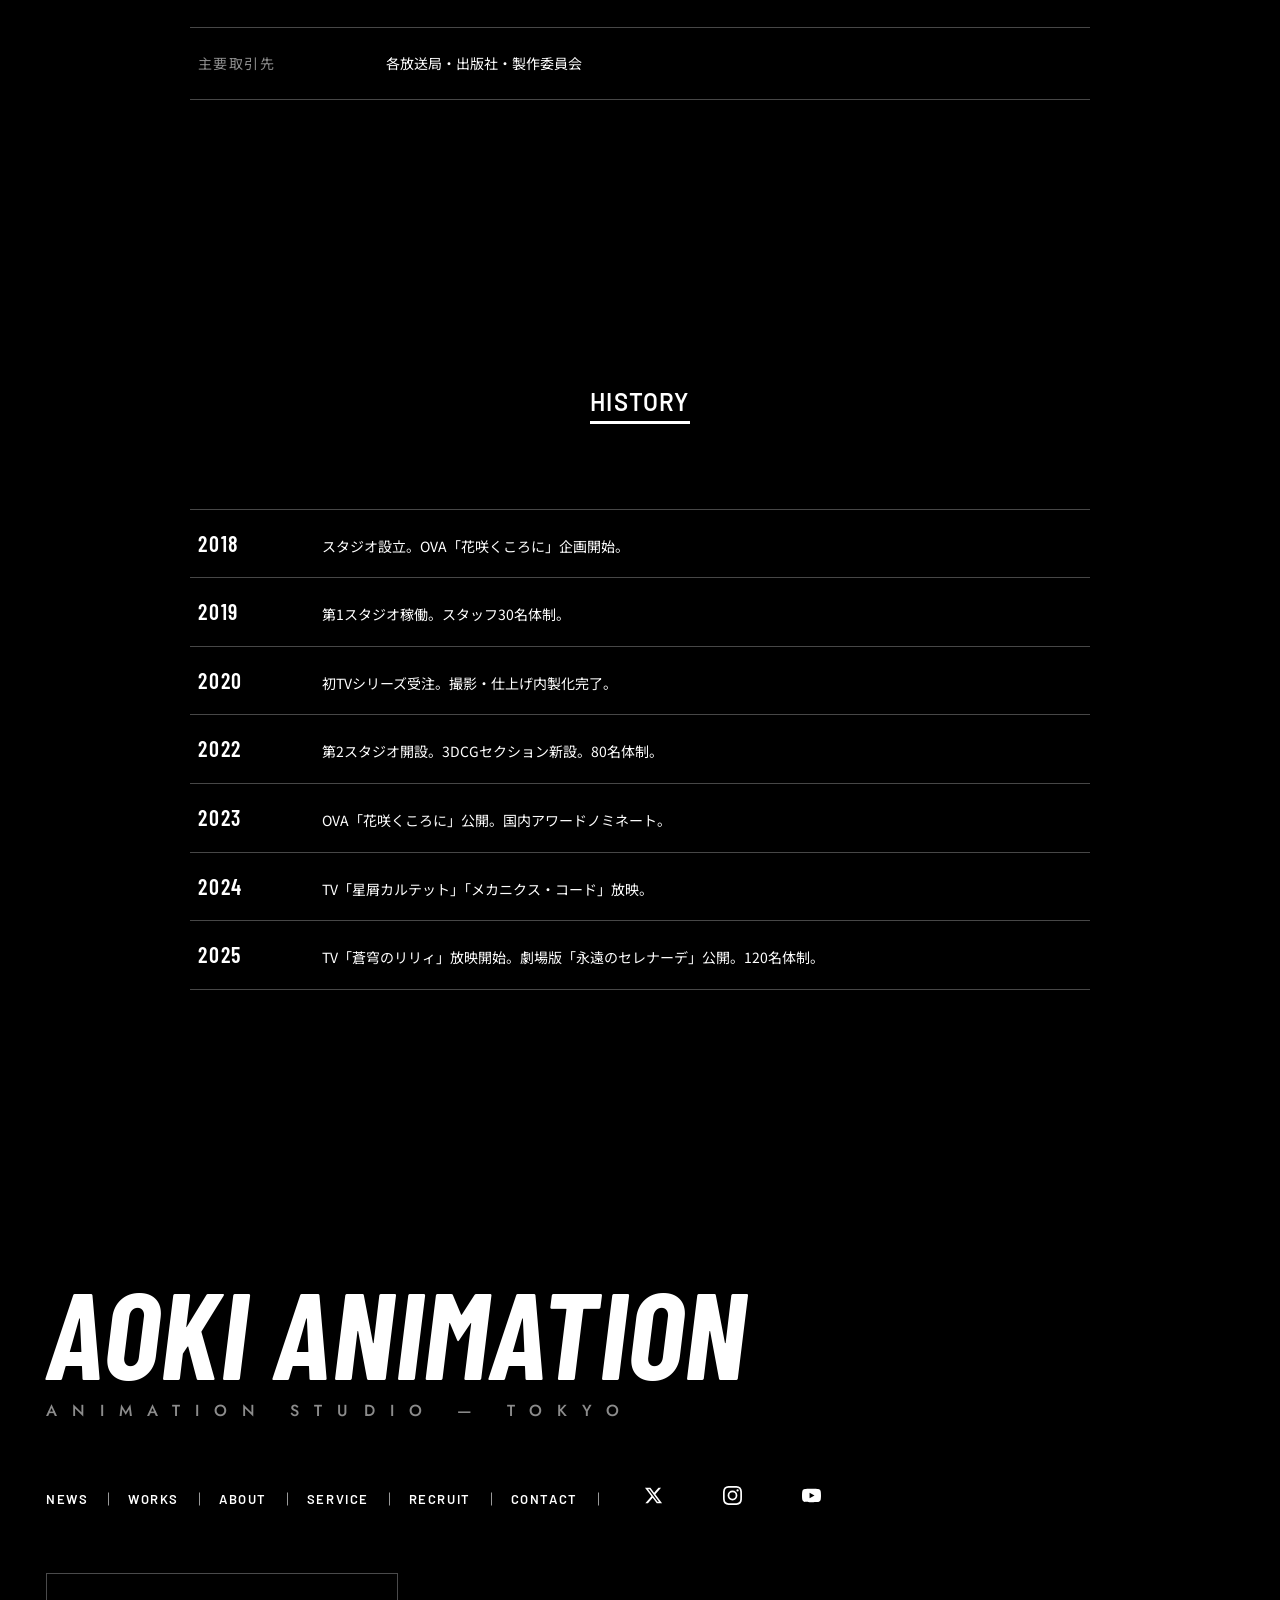
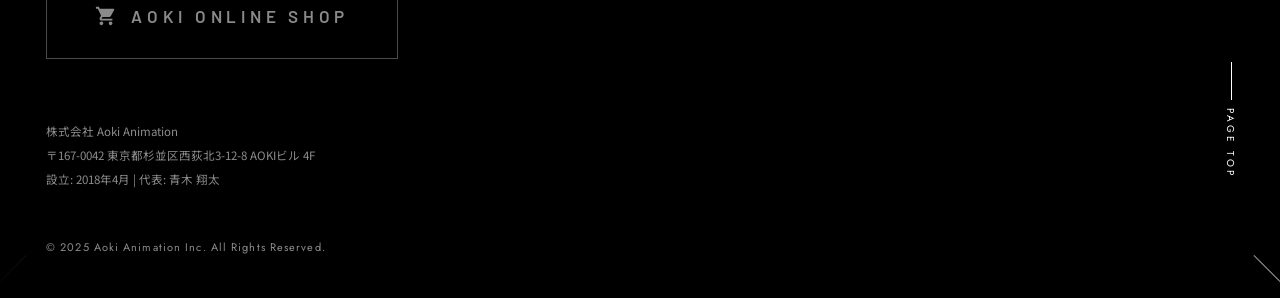
<file: about.html>
<!DOCTYPE html>
<html lang="ja">
<head>
  <meta charset="UTF-8">
  <meta name="viewport" content="width=device-width, initial-scale=1.0, viewport-fit=cover">
  <title>スタジオ紹介 — Aoki Animation</title>
  <meta name="description" content="Aoki Animationのスタジオ紹介。ミッション・ビジョン、会社概要、沿革、スタジオ環境についてご紹介します。">
  <meta name="theme-color" content="#000000">
  <meta property="og:title" content="スタジオ紹介 — Aoki Animation">
  <meta property="og:description" content="アニメーション制作スタジオ Aoki Animationについて">
  <meta property="og:type" content="website">
  <meta property="og:url" content="https://sumiyakaa.github.io/Aoki-Animation/about.html">
  <meta property="og:image" content="https://sumiyakaa.github.io/Aoki-Animation/assets/img/og.jpg">
  <link rel="canonical" href="https://sumiyakaa.github.io/Aoki-Animation/about.html">
  <link rel="icon" href="assets/img/favicon.svg" type="image/svg+xml">
  <link rel="apple-touch-icon" href="assets/img/apple-touch-icon.png">
  <link rel="preconnect" href="https://fonts.googleapis.com">
  <link rel="preconnect" href="https://fonts.gstatic.com" crossorigin>
  <link href="https://fonts.googleapis.com/css2?family=Barlow:wght@500;600;700&family=Barlow+Condensed:ital,wght@0,600;0,700;1,700&family=Jost:wght@300;400;500;600&family=Noto+Sans+JP:wght@400;500;700&display=swap" rel="stylesheet">
  <link rel="stylesheet" href="assets/css/style.css?v=hm2">
  <script>document.documentElement.classList.add('js');</script>
</head>
<body>
  <a href="#main" class="skip-link">メインコンテンツへスキップ</a>
  <div class="page-bg" aria-hidden="true"><img src="assets/img/bg-gen-studio.jpg" alt="" loading="lazy" decoding="async"><img src="assets/img/bgf-lily.jpg" alt="" loading="lazy" decoding="async"></div>

  <header class="header is-solid" role="banner">
    <a href="index.html" class="logo-type" aria-label="Aoki Animation トップページ">AOKI ANIMATION</a>
    <nav class="gnav" role="navigation" aria-label="グローバルナビゲーション">
      <ul class="gnav__list">
        <li><a href="news.html" class="gnav__link">NEWS</a></li>
        <li><a href="works.html" class="gnav__link">WORKS</a></li>
        <li><a href="about.html" class="gnav__link" aria-current="page">ABOUT</a></li>
        <li><a href="service.html" class="gnav__link">SERVICE</a></li>
        <li><a href="recruit.html" class="gnav__link">RECRUIT</a></li>
        <li><a href="contact.html" class="gnav__link">CONTACT</a></li>
      </ul>
      <span class="lang" aria-hidden="true"><span class="is-on">JP</span><span>EN</span></span>
    </nav>
    <button class="hamburger" aria-label="メニューを開く" aria-expanded="false">
      <span></span><span></span><span></span>
    </button>
  </header>

  <div class="drawer" aria-hidden="true">
    <a href="index.html">HOME<small>ホーム</small></a>
    <a href="news.html">NEWS<small>お知らせ</small></a>
    <a href="works.html">WORKS<small>制作実績</small></a>
    <a href="about.html">ABOUT<small>スタジオ紹介</small></a>
    <a href="service.html">SERVICE<small>事業内容</small></a>
    <a href="recruit.html">RECRUIT<small>採用情報</small></a>
    <a href="contact.html">CONTACT<small>お問い合わせ</small></a>
  </div>

  <div class="seekbar" aria-hidden="true"><i></i></div>

  <main id="main" class="page-main">
    <h1 class="sec-title"><span class="ani"><span>ABOUT</span></span></h1>

    <div class="inner-900">
      <nav class="breadcrumb" aria-label="パンくずリスト">
        <a href="index.html">TOP</a><span aria-hidden="true">/</span><span>スタジオ紹介</span>
      </nav>
    </div>

    <!-- VISION -->
    <section class="sec sec--tight">
      <div class="inner inner-900 vision rv">
        <p class="vision__label">VISION</p>
        <h2 class="vision__catch">想像力に、命を吹き込む。</h2>
        <p class="vision__text">Aoki Animationは「すべての物語には、動き出す瞬間がある」という信念のもと、2018年に設立されたアニメーション制作スタジオです。原作の世界観を最大限に引き出し、視聴者の心に残る映像体験を届けること。それが私たちの使命です。作画・演出・撮影・音響、あらゆる工程にこだわり抜き、一つひとつのカットに魂を込めて制作しています。</p>
      </div>
    </section>

    <!-- FACTS -->
    <section class="sec">
      <div class="inner">
        <h2 class="sec-title"><span class="ani"><span>FACTS</span></span></h2>
        <ul class="facts inner-1100 rv">
          <li><span class="facts__num">2018</span><span class="facts__label">設立</span></li>
          <li><span class="facts__num">120<small>名</small></span><span class="facts__label">スタッフ（2025年4月現在）</span></li>
          <li><span class="facts__num">5<small>作品</small></span><span class="facts__label">制作タイトル</span></li>
          <li><span class="facts__num">10<small>億円</small></span><span class="facts__label">劇場版 興行収入</span></li>
        </ul>
      </div>
    </section>

    <!-- STUDIO -->
    <section class="sec">
      <div class="inner">
        <h2 class="sec-title"><span class="ani"><span>STUDIO</span></span></h2>
        <div class="inner-1100 studio-block">
          <p class="side-label rv">STUDIO &amp; ENVIRONMENT</p>
          <h3 class="studio-block__name rv">TOKYO<br>STUDIO</h3>
          <ul class="dept-tabs rv" aria-hidden="true">
            <li class="is-on">作画・演出</li>
            <li>3DCG</li>
            <li>撮影・仕上げ</li>
            <li>制作</li>
          </ul>
          <div class="dept">
            <div class="dept__text rv">
              <h4 class="dept__jp">スタジオ環境</h4>
              <p>広々とした作画フロア、最新のデジタル作画環境、充実した資料ライブラリ。クリエイターが最高のパフォーマンスを発揮できる環境づくりに力を入れています。</p>
              <p>全席にWacom Cintiq Pro を導入し、CLIP STUDIO PAINTやTVPaint Animationなど、プロ仕様のソフトウェアを完備。快適な制作環境のなかで、クリエイターたちが日々作品づくりに取り組んでいます。</p>
            </div>
            <figure class="dept__img rv">
              <img src="assets/img/photo-studio-floor.jpg" alt="Aoki Animation スタジオ環境" width="1200" height="800" loading="lazy" decoding="async">
              <figcaption>TOKYO STUDIO — WORK FLOOR</figcaption>
            </figure>
          </div>
        </div>
      </div>
    </section>

    <!-- COMPANY PROFILE -->
    <section class="sec">
      <div class="inner">
        <h2 class="sec-title"><span class="ani"><span>COMPANY PROFILE</span></span></h2>
        <dl class="prf-list inner-900 rv">
          <div><dt>社名</dt><dd>株式会社 Aoki Animation</dd></div>
          <div><dt>設立</dt><dd>2018年4月</dd></div>
          <div><dt>代表</dt><dd>青木 翔太</dd></div>
          <div><dt>所在地</dt><dd>東京都杉並区西荻北3-12-8 AOKIビル 4F</dd></div>
          <div><dt>従業員数</dt><dd>約120名（2025年4月現在）</dd></div>
          <div><dt>事業内容</dt><dd>アニメーションの企画・制作、キャラクターデザイン、CG制作、映像編集</dd></div>
          <div><dt>主要取引先</dt><dd>各放送局・出版社・製作委員会</dd></div>
        </dl>
      </div>
    </section>

    <!-- HISTORY -->
    <section class="sec">
      <div class="inner">
        <h2 class="sec-title"><span class="ani"><span>HISTORY</span></span></h2>
        <ul class="history inner-900 rv">
          <li><span>2018</span><p>スタジオ設立。OVA「花咲くころに」企画開始。</p></li>
          <li><span>2019</span><p>第1スタジオ稼働。スタッフ30名体制。</p></li>
          <li><span>2020</span><p>初TVシリーズ受注。撮影・仕上げ内製化完了。</p></li>
          <li><span>2022</span><p>第2スタジオ開設。3DCGセクション新設。80名体制。</p></li>
          <li><span>2023</span><p>OVA「花咲くころに」公開。国内アワードノミネート。</p></li>
          <li><span>2024</span><p>TV「星屑カルテット」「メカニクス・コード」放映。</p></li>
          <li><span>2025</span><p>TV「蒼穹のリリィ」放映開始。劇場版「永遠のセレナーデ」公開。120名体制。</p></li>
        </ul>
      </div>
    </section>
  </main>

  <footer class="footer footer__corner" role="contentinfo">
    <div class="footer__bg" aria-hidden="true"><video src="assets/video/footer.mp4?v=2" preload="metadata" autoplay muted loop playsinline></video></div>
    <a href="index.html" class="footer__logo" aria-label="Aoki Animation トップページ">
      <span class="logo-type">AOKI ANIMATION<small>ANIMATION STUDIO — TOKYO</small></span>
    </a>
    <nav aria-label="フッターナビゲーション">
      <ul class="footer__nav">
        <li><a href="news.html">NEWS</a></li>
        <li><a href="works.html">WORKS</a></li>
        <li><a href="about.html">ABOUT</a></li>
        <li><a href="service.html">SERVICE</a></li>
        <li><a href="recruit.html">RECRUIT</a></li>
        <li><a href="contact.html">CONTACT</a></li>
        <li>
          <div class="footer__sns">
            <a href="#" aria-disabled="true" aria-label="X (Twitter)"><svg viewBox="0 0 24 24" aria-hidden="true"><path d="M18.244 2.25h3.308l-7.227 8.26 8.502 11.24H16.17l-5.214-6.817L4.99 21.75H1.68l7.73-8.835L1.254 2.25H8.08l4.713 6.231zm-1.161 17.52h1.833L7.084 4.126H5.117z"/></svg></a>
            <a href="#" aria-disabled="true" aria-label="Instagram"><svg viewBox="0 0 24 24" aria-hidden="true"><path d="M12 2.163c3.204 0 3.584.012 4.85.07 3.252.148 4.771 1.691 4.919 4.919.058 1.265.069 1.645.069 4.849 0 3.205-.012 3.584-.069 4.849-.149 3.225-1.664 4.771-4.919 4.919-1.266.058-1.644.07-4.85.07-3.204 0-3.584-.012-4.849-.07-3.26-.149-4.771-1.699-4.919-4.92-.058-1.265-.07-1.644-.07-4.849 0-3.204.013-3.583.07-4.849.149-3.227 1.664-4.771 4.919-4.919 1.266-.057 1.645-.069 4.849-.069zm0-2.163c-3.259 0-3.667.014-4.947.072-4.358.2-6.78 2.618-6.98 6.98-.059 1.281-.073 1.689-.073 4.948 0 3.259.014 3.668.072 4.948.2 4.358 2.618 6.78 6.98 6.98 1.281.058 1.689.072 4.948.072 3.259 0 3.668-.014 4.948-.072 4.354-.2 6.782-2.618 6.979-6.98.059-1.28.073-1.689.073-4.948 0-3.259-.014-3.667-.072-4.947-.196-4.354-2.617-6.78-6.979-6.98-1.281-.059-1.69-.073-4.949-.073zm0 5.838a6.162 6.162 0 1 0 0 12.324 6.162 6.162 0 0 0 0-12.324zm0 10.162a4 4 0 1 1 0-8 4 4 0 0 1 0 8zm6.406-11.845a1.44 1.44 0 1 0 0 2.881 1.44 1.44 0 0 0 0-2.881z"/></svg></a>
            <a href="#" aria-disabled="true" aria-label="YouTube"><svg viewBox="0 0 24 24" aria-hidden="true"><path d="M23.498 6.186a3.016 3.016 0 0 0-2.122-2.136C19.505 3.545 12 3.545 12 3.545s-7.505 0-9.377.505A3.017 3.017 0 0 0 .502 6.186C0 8.07 0 12 0 12s0 3.93.502 5.814a3.016 3.016 0 0 0 2.122 2.136c1.871.505 9.376.505 9.376.505s7.505 0 9.377-.505a3.015 3.015 0 0 0 2.122-2.136C24 15.93 24 12 24 12s0-3.93-.502-5.814zM9.545 15.568V8.432L15.818 12l-6.273 3.568z"/></svg></a>
          </div>
        </li>
      </ul>
    </nav>
    <a href="#" aria-disabled="true" class="footer__shop">
      <svg viewBox="0 0 24 24" aria-hidden="true"><path d="M7 18c-1.1 0-1.99.9-1.99 2S5.9 22 7 22s2-.9 2-2-.9-2-2-2zM1 2v2h2l3.6 7.59-1.35 2.45c-.16.28-.25.61-.25.96 0 1.1.9 2 2 2h12v-2H7.42c-.14 0-.25-.11-.25-.25l.03-.12.9-1.63h7.45c.75 0 1.41-.41 1.75-1.03l3.58-6.49c.08-.14.12-.31.12-.48 0-.55-.45-1-1-1H5.21l-.94-2H1zm16 16c-1.1 0-1.99.9-1.99 2s.89 2 1.99 2 2-.9 2-2-.9-2-2-2z"/></svg>
      AOKI ONLINE SHOP
    </a>
    <div class="footer__info">
      <p>株式会社 Aoki Animation</p>
      <p>〒167-0042 東京都杉並区西荻北3-12-8 AOKIビル 4F</p>
      <p>設立: 2018年4月 | 代表: 青木 翔太</p>
    </div>
    <p class="footer__copy">&copy; 2025 Aoki Animation Inc. All Rights Reserved.</p>
    <a href="#main" class="pagetop pc-only">PAGE TOP</a>
  </footer>

  <script src="assets/js/main.js?v=hm2" defer></script>
</body>
</html>
</file>
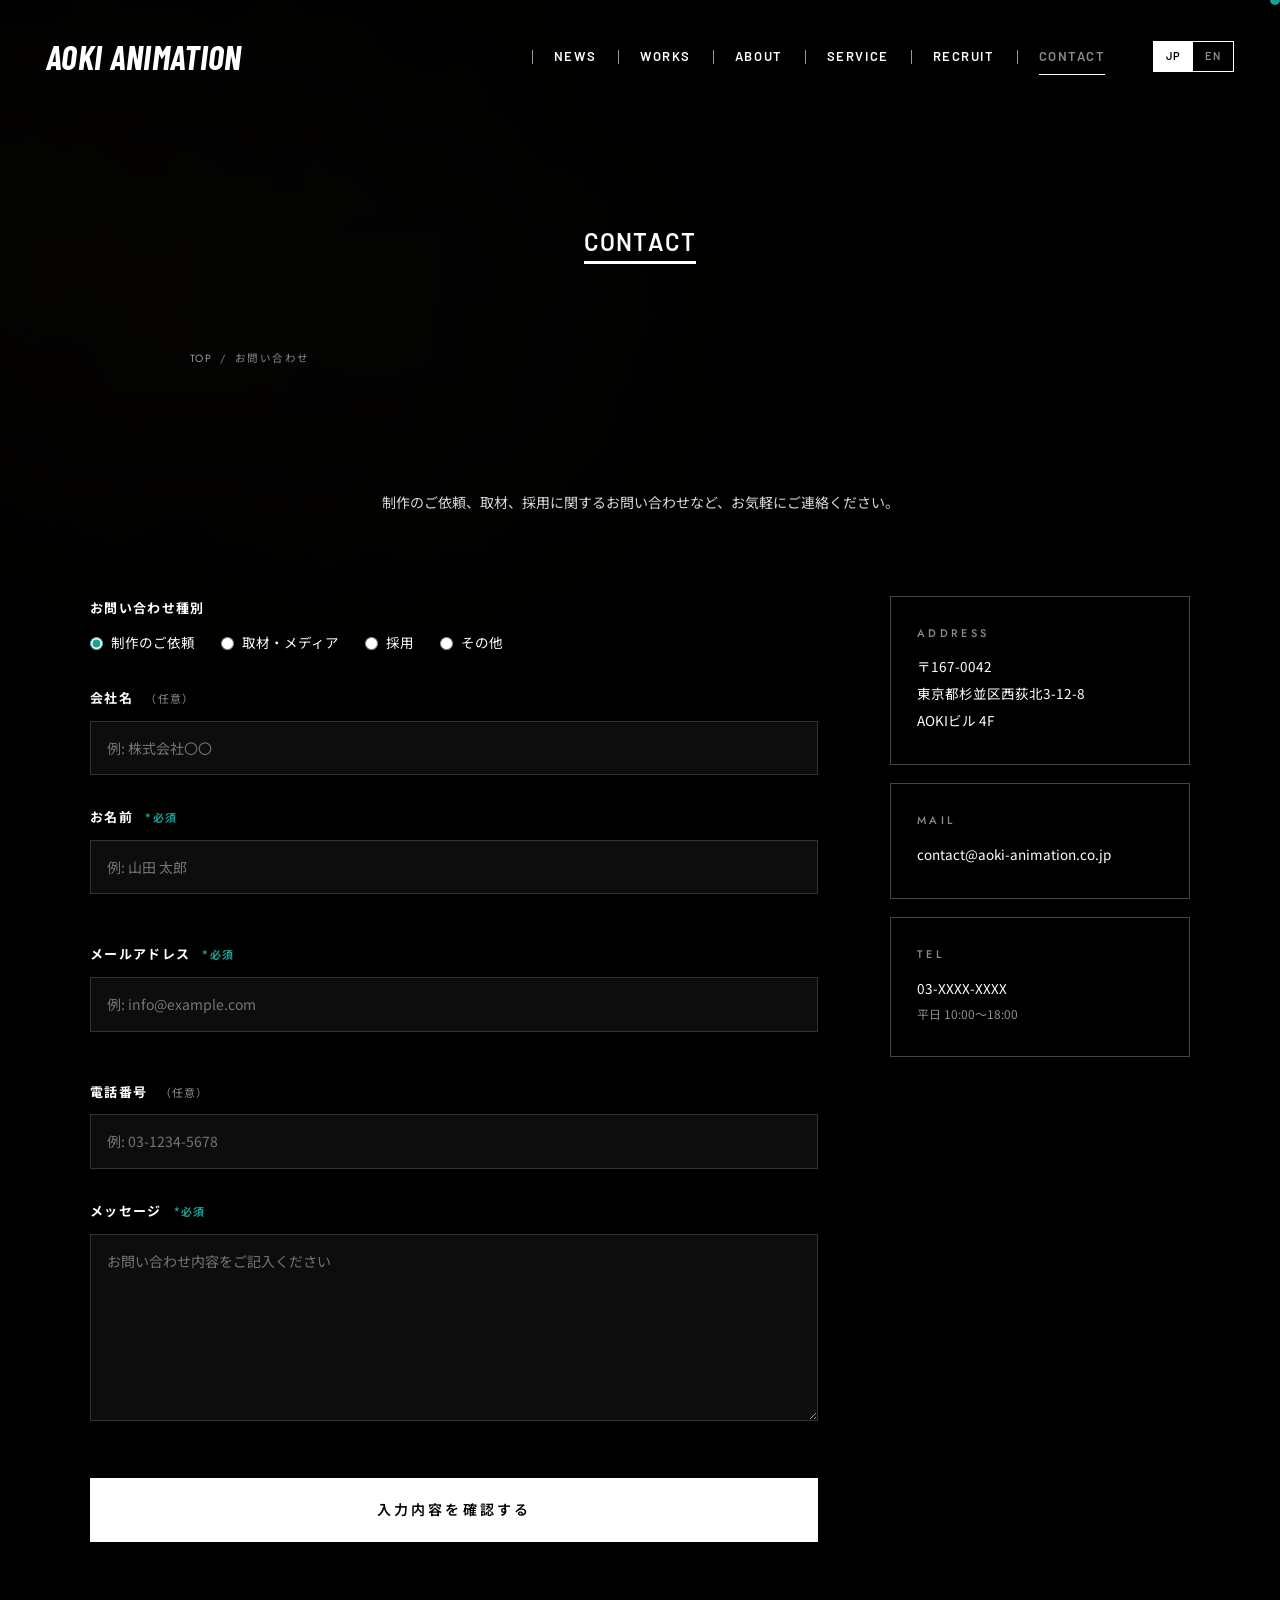
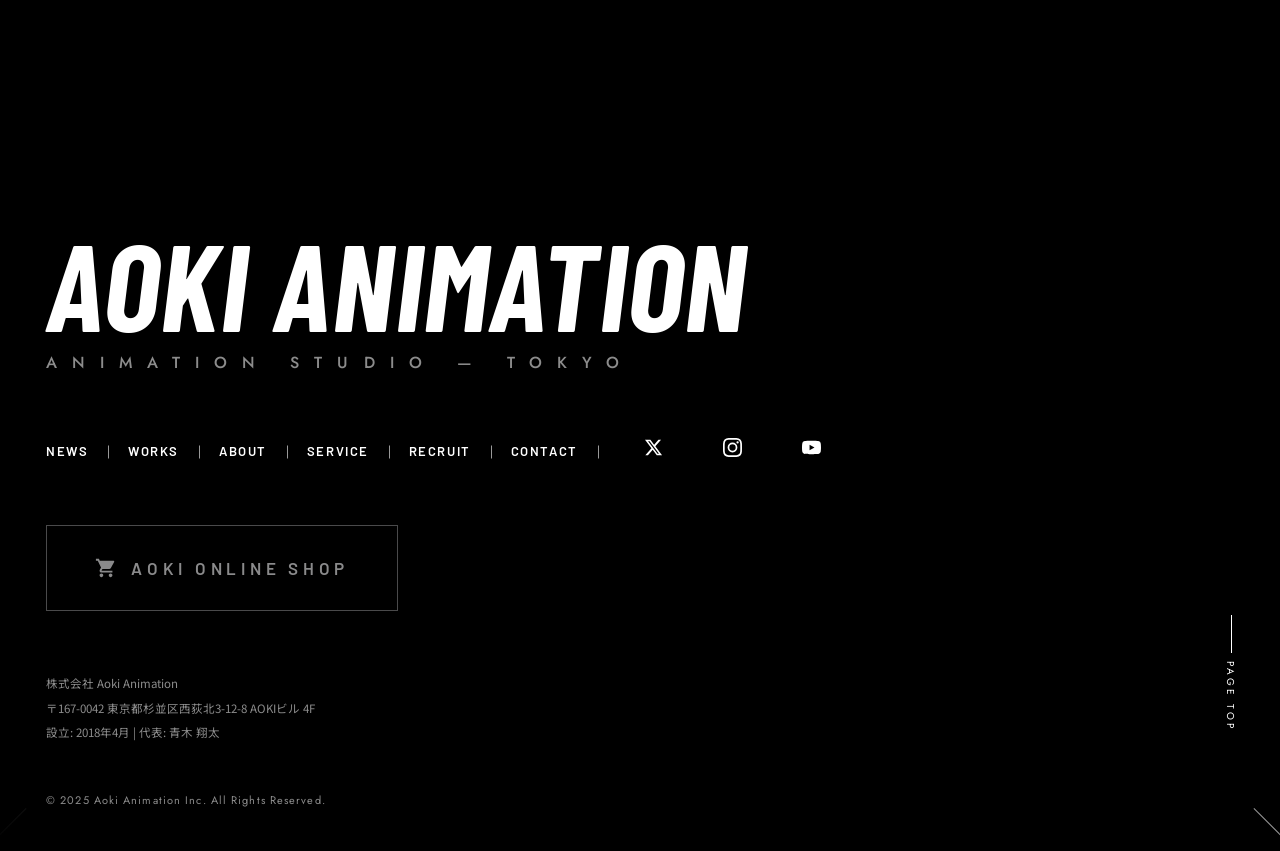
<file: contact.html>
<!DOCTYPE html>
<html lang="ja">
<head>
  <meta charset="UTF-8">
  <meta name="viewport" content="width=device-width, initial-scale=1.0, viewport-fit=cover">
  <title>お問い合わせ — Aoki Animation</title>
  <meta name="description" content="Aoki Animationへのお問い合わせ。制作のご依頼、取材、採用に関するご連絡はこちらから。">
  <meta name="theme-color" content="#000000">
  <meta property="og:title" content="お問い合わせ — Aoki Animation">
  <meta property="og:description" content="制作のご依頼・取材・採用のお問い合わせ">
  <meta property="og:type" content="website">
  <meta property="og:image" content="https://sumiyakaa.github.io/Aoki-Animation/assets/img/og.jpg">
  <meta property="og:url" content="https://sumiyakaa.github.io/Aoki-Animation/contact.html">
  <link rel="canonical" href="https://sumiyakaa.github.io/Aoki-Animation/contact.html">
  <link rel="icon" href="assets/img/favicon.svg" type="image/svg+xml">
  <link rel="apple-touch-icon" href="assets/img/apple-touch-icon.png">
  <link rel="preconnect" href="https://fonts.googleapis.com">
  <link rel="preconnect" href="https://fonts.gstatic.com" crossorigin>
  <link href="https://fonts.googleapis.com/css2?family=Barlow:wght@500;600;700&family=Barlow+Condensed:ital,wght@0,600;0,700;1,700&family=Jost:wght@300;400;500;600&family=Noto+Sans+JP:wght@400;500;700&display=swap" rel="stylesheet">
  <link rel="stylesheet" href="assets/css/style.css?v=hm2">
  <script>document.documentElement.classList.add('js');</script>
</head>
<body>
  <a href="#main" class="skip-link">メインコンテンツへスキップ</a>
  <div class="page-bg page-bg--calm" aria-hidden="true"><img src="assets/img/bg-gen-calm.jpg" alt="" loading="lazy" decoding="async"></div>

  <header class="header is-solid" role="banner">
    <a href="index.html" class="logo-type" aria-label="Aoki Animation トップページ">AOKI ANIMATION</a>
    <nav class="gnav" role="navigation" aria-label="グローバルナビゲーション">
      <ul class="gnav__list">
        <li><a href="news.html" class="gnav__link">NEWS</a></li>
        <li><a href="works.html" class="gnav__link">WORKS</a></li>
        <li><a href="about.html" class="gnav__link">ABOUT</a></li>
        <li><a href="service.html" class="gnav__link">SERVICE</a></li>
        <li><a href="recruit.html" class="gnav__link">RECRUIT</a></li>
        <li><a href="contact.html" class="gnav__link" aria-current="page">CONTACT</a></li>
      </ul>
      <span class="lang" aria-hidden="true"><span class="is-on">JP</span><span>EN</span></span>
    </nav>
    <button class="hamburger" aria-label="メニューを開く" aria-expanded="false">
      <span></span><span></span><span></span>
    </button>
  </header>

  <div class="drawer" aria-hidden="true">
    <a href="index.html">HOME<small>ホーム</small></a>
    <a href="news.html">NEWS<small>お知らせ</small></a>
    <a href="works.html">WORKS<small>制作実績</small></a>
    <a href="about.html">ABOUT<small>スタジオ紹介</small></a>
    <a href="service.html">SERVICE<small>事業内容</small></a>
    <a href="recruit.html">RECRUIT<small>採用情報</small></a>
    <a href="contact.html">CONTACT<small>お問い合わせ</small></a>
  </div>

  <div class="seekbar" aria-hidden="true"><i></i></div>

  <main id="main" class="page-main">
    <h1 class="sec-title"><span class="ani"><span>CONTACT</span></span></h1>

    <div class="inner-900">
      <nav class="breadcrumb" aria-label="パンくずリスト">
        <a href="index.html">TOP</a><span aria-hidden="true">/</span><span>お問い合わせ</span>
      </nav>
    </div>

    <section class="sec sec--tight">
      <div class="inner inner-1100">
        <p class="contact-note rv">制作のご依頼、取材、採用に関するお問い合わせなど、お気軽にご連絡ください。</p>

        <div class="contact-grid">
          <div class="rv">
            <!-- Demo form: no real transmission (pseudo submit) -->
            <form id="contact-form" class="form" action="#" method="post">
              <div class="input-step">
                <div class="form-group">
                  <label>お問い合わせ種別</label>
                  <div class="radio-row">
                    <label><input type="radio" name="type" value="制作のご依頼" checked> 制作のご依頼</label>
                    <label><input type="radio" name="type" value="取材・メディア"> 取材・メディア</label>
                    <label><input type="radio" name="type" value="採用"> 採用</label>
                    <label><input type="radio" name="type" value="その他"> その他</label>
                  </div>
                </div>

                <div class="form-group">
                  <label for="company">会社名 <span class="opt">（任意）</span></label>
                  <input type="text" id="company" name="company" placeholder="例: 株式会社〇〇">
                </div>

                <div class="form-group">
                  <label for="name">お名前 <span class="req">*必須</span></label>
                  <input type="text" id="name" name="name" required placeholder="例: 山田 太郎">
                  <p class="form-error" aria-live="polite"></p>
                </div>

                <div class="form-group">
                  <label for="email">メールアドレス <span class="req">*必須</span></label>
                  <input type="email" id="email" name="email" required placeholder="例: info@example.com">
                  <p class="form-error" aria-live="polite"></p>
                </div>

                <div class="form-group">
                  <label for="tel">電話番号 <span class="opt">（任意）</span></label>
                  <input type="tel" id="tel" name="tel" placeholder="例: 03-1234-5678">
                </div>

                <div class="form-group">
                  <label for="message">メッセージ <span class="req">*必須</span></label>
                  <textarea id="message" name="message" rows="6" required placeholder="お問い合わせ内容をご記入ください"></textarea>
                  <p class="form-error" aria-live="polite"></p>
                </div>

                <!-- Honeypot -->
                <div class="hp-field" aria-hidden="true">
                  <label for="website">Website</label>
                  <input type="text" id="website" name="_gotcha" tabindex="-1" autocomplete="off">
                </div>

                <button type="button" class="btn-solid" data-action="confirm" style="width:100%;">入力内容を確認する</button>
              </div>

              <div class="confirm-step">
                <h3 style="font-size:16px;font-weight:700;letter-spacing:0.1em;margin-bottom:20px;">入力内容の確認</h3>
                <table class="confirm-table">
                  <tbody></tbody>
                </table>
                <div style="display:flex;gap:16px;flex-wrap:wrap;">
                  <button type="button" class="btn-ghost" data-action="back">修正する</button>
                  <button type="button" class="btn-solid" data-action="submit">送信する</button>
                </div>
              </div>
            </form>

            <div class="form-success">
              <div class="form-success__icon" aria-hidden="true">&#10003;</div>
              <h3 class="form-success__title">送信が完了しました</h3>
              <p class="form-success__text">お問い合わせありがとうございます。<br>3営業日以内にご連絡いたします。</p>
            </div>
          </div>

          <aside class="rv">
            <div class="aside-block">
              <h3>ADDRESS</h3>
              <p>〒167-0042<br>東京都杉並区西荻北3-12-8<br>AOKIビル 4F</p>
            </div>
            <div class="aside-block">
              <h3>MAIL</h3>
              <p>contact@aoki-animation.co.jp</p>
            </div>
            <div class="aside-block">
              <h3>TEL</h3>
              <p>03-XXXX-XXXX</p>
              <p style="font-size:12px;color:var(--mut);">平日 10:00〜18:00</p>
            </div>
          </aside>
        </div>
      </div>
    </section>
  </main>

  <footer class="footer footer__corner" role="contentinfo">
    <div class="footer__bg" aria-hidden="true"><video src="assets/video/footer.mp4?v=2" preload="metadata" autoplay muted loop playsinline></video></div>
    <a href="index.html" class="footer__logo" aria-label="Aoki Animation トップページ">
      <span class="logo-type">AOKI ANIMATION<small>ANIMATION STUDIO — TOKYO</small></span>
    </a>
    <nav aria-label="フッターナビゲーション">
      <ul class="footer__nav">
        <li><a href="news.html">NEWS</a></li>
        <li><a href="works.html">WORKS</a></li>
        <li><a href="about.html">ABOUT</a></li>
        <li><a href="service.html">SERVICE</a></li>
        <li><a href="recruit.html">RECRUIT</a></li>
        <li><a href="contact.html">CONTACT</a></li>
        <li>
          <div class="footer__sns">
            <a href="#" aria-disabled="true" aria-label="X (Twitter)"><svg viewBox="0 0 24 24" aria-hidden="true"><path d="M18.244 2.25h3.308l-7.227 8.26 8.502 11.24H16.17l-5.214-6.817L4.99 21.75H1.68l7.73-8.835L1.254 2.25H8.08l4.713 6.231zm-1.161 17.52h1.833L7.084 4.126H5.117z"/></svg></a>
            <a href="#" aria-disabled="true" aria-label="Instagram"><svg viewBox="0 0 24 24" aria-hidden="true"><path d="M12 2.163c3.204 0 3.584.012 4.85.07 3.252.148 4.771 1.691 4.919 4.919.058 1.265.069 1.645.069 4.849 0 3.205-.012 3.584-.069 4.849-.149 3.225-1.664 4.771-4.919 4.919-1.266.058-1.644.07-4.85.07-3.204 0-3.584-.012-4.849-.07-3.26-.149-4.771-1.699-4.919-4.92-.058-1.265-.07-1.644-.07-4.849 0-3.204.013-3.583.07-4.849.149-3.227 1.664-4.771 4.919-4.919 1.266-.057 1.645-.069 4.849-.069zm0-2.163c-3.259 0-3.667.014-4.947.072-4.358.2-6.78 2.618-6.98 6.98-.059 1.281-.073 1.689-.073 4.948 0 3.259.014 3.668.072 4.948.2 4.358 2.618 6.78 6.98 6.98 1.281.058 1.689.072 4.948.072 3.259 0 3.668-.014 4.948-.072 4.354-.2 6.782-2.618 6.979-6.98.059-1.28.073-1.689.073-4.948 0-3.259-.014-3.667-.072-4.947-.196-4.354-2.617-6.78-6.979-6.98-1.281-.059-1.69-.073-4.949-.073zm0 5.838a6.162 6.162 0 1 0 0 12.324 6.162 6.162 0 0 0 0-12.324zm0 10.162a4 4 0 1 1 0-8 4 4 0 0 1 0 8zm6.406-11.845a1.44 1.44 0 1 0 0 2.881 1.44 1.44 0 0 0 0-2.881z"/></svg></a>
            <a href="#" aria-disabled="true" aria-label="YouTube"><svg viewBox="0 0 24 24" aria-hidden="true"><path d="M23.498 6.186a3.016 3.016 0 0 0-2.122-2.136C19.505 3.545 12 3.545 12 3.545s-7.505 0-9.377.505A3.017 3.017 0 0 0 .502 6.186C0 8.07 0 12 0 12s0 3.93.502 5.814a3.016 3.016 0 0 0 2.122 2.136c1.871.505 9.376.505 9.376.505s7.505 0 9.377-.505a3.015 3.015 0 0 0 2.122-2.136C24 15.93 24 12 24 12s0-3.93-.502-5.814zM9.545 15.568V8.432L15.818 12l-6.273 3.568z"/></svg></a>
          </div>
        </li>
      </ul>
    </nav>
    <a href="#" aria-disabled="true" class="footer__shop">
      <svg viewBox="0 0 24 24" aria-hidden="true"><path d="M7 18c-1.1 0-1.99.9-1.99 2S5.9 22 7 22s2-.9 2-2-.9-2-2-2zM1 2v2h2l3.6 7.59-1.35 2.45c-.16.28-.25.61-.25.96 0 1.1.9 2 2 2h12v-2H7.42c-.14 0-.25-.11-.25-.25l.03-.12.9-1.63h7.45c.75 0 1.41-.41 1.75-1.03l3.58-6.49c.08-.14.12-.31.12-.48 0-.55-.45-1-1-1H5.21l-.94-2H1zm16 16c-1.1 0-1.99.9-1.99 2s.89 2 1.99 2 2-.9 2-2-.9-2-2-2z"/></svg>
      AOKI ONLINE SHOP
    </a>
    <div class="footer__info">
      <p>株式会社 Aoki Animation</p>
      <p>〒167-0042 東京都杉並区西荻北3-12-8 AOKIビル 4F</p>
      <p>設立: 2018年4月 | 代表: 青木 翔太</p>
    </div>
    <p class="footer__copy">&copy; 2025 Aoki Animation Inc. All Rights Reserved.</p>
    <a href="#main" class="pagetop pc-only">PAGE TOP</a>
  </footer>

  <script src="assets/js/main.js?v=hm2" defer></script>
</body>
</html>
</file>
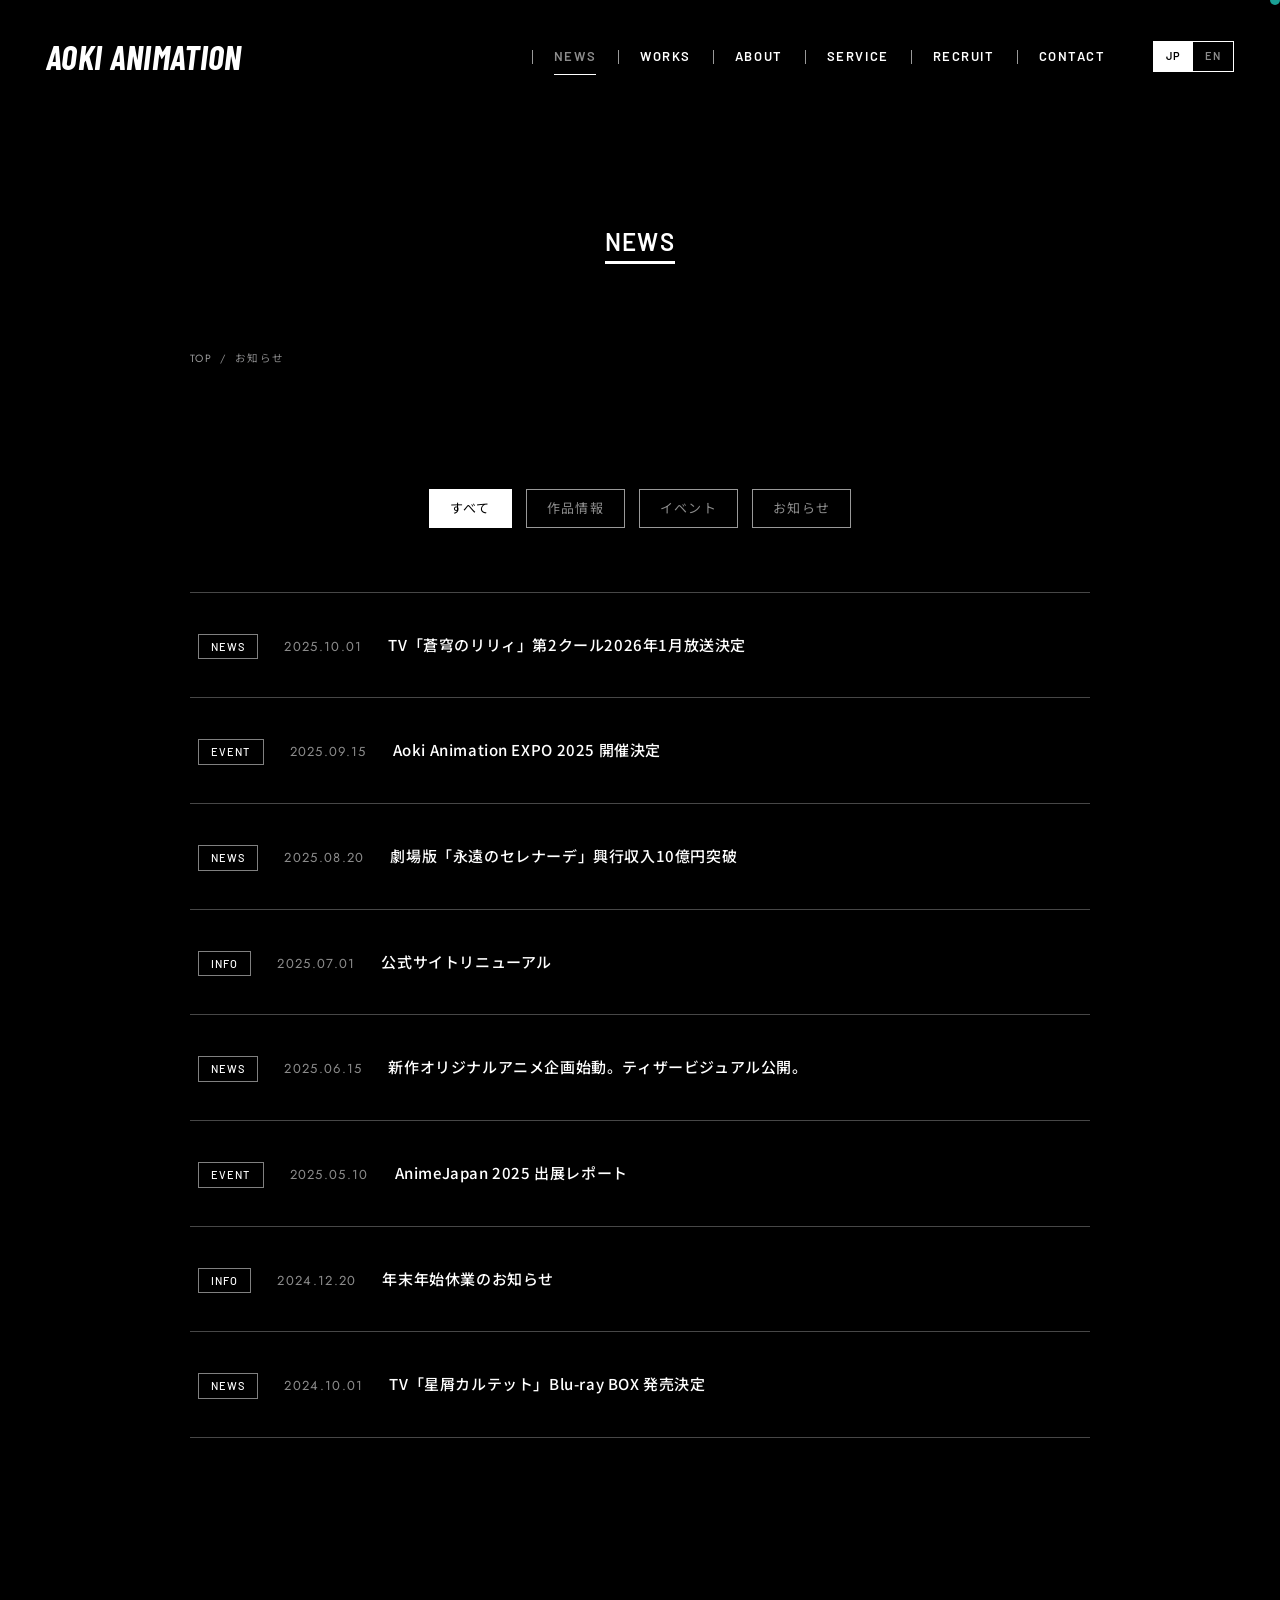
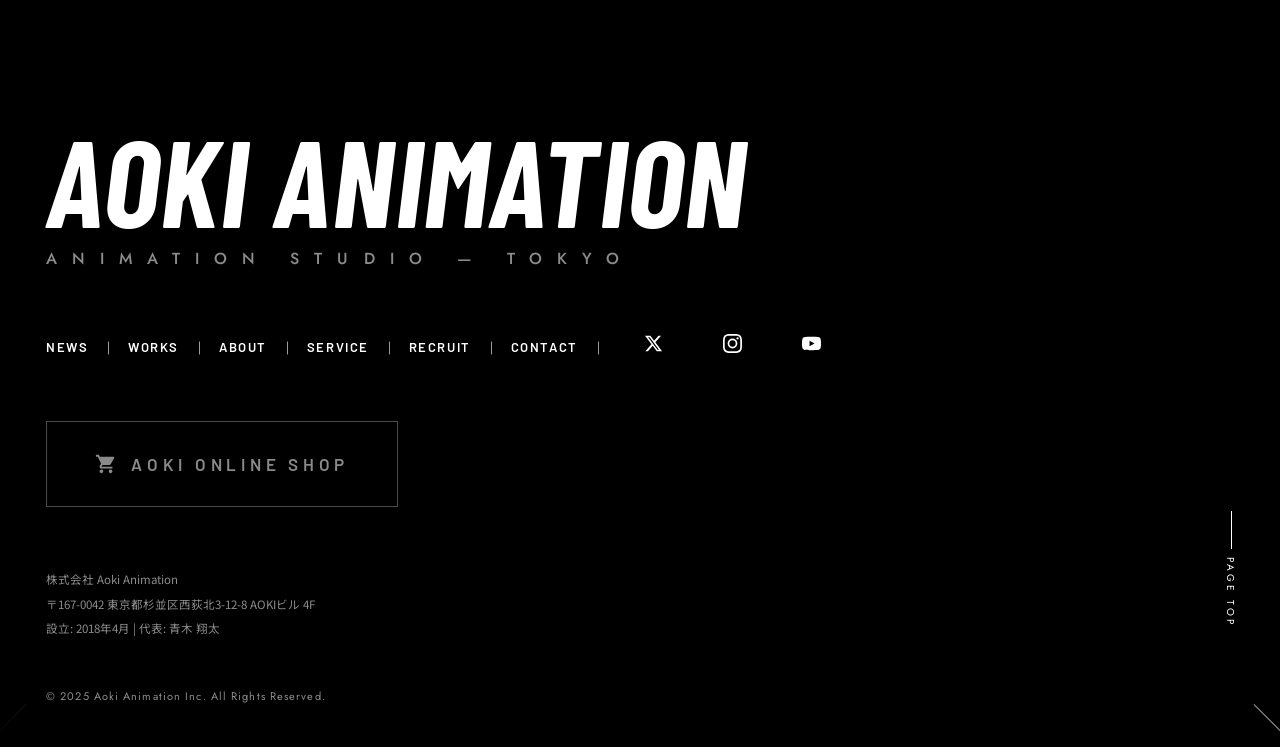
<file: news.html>
<!DOCTYPE html>
<html lang="ja">
<head>
  <meta charset="UTF-8">
  <meta name="viewport" content="width=device-width, initial-scale=1.0, viewport-fit=cover">
  <title>お知らせ — Aoki Animation</title>
  <meta name="description" content="Aoki Animationからのお知らせ。作品情報、イベント、会社からのご案内をお届けします。">
  <meta name="theme-color" content="#000000">
  <meta property="og:title" content="お知らせ — Aoki Animation">
  <meta property="og:description" content="作品情報・イベント・お知らせ一覧">
  <meta property="og:type" content="website">
  <meta property="og:image" content="https://sumiyakaa.github.io/Aoki-Animation/assets/img/og.jpg">
  <meta property="og:url" content="https://sumiyakaa.github.io/Aoki-Animation/news.html">
  <link rel="canonical" href="https://sumiyakaa.github.io/Aoki-Animation/news.html">
  <link rel="icon" href="assets/img/favicon.svg" type="image/svg+xml">
  <link rel="apple-touch-icon" href="assets/img/apple-touch-icon.png">
  <link rel="preconnect" href="https://fonts.googleapis.com">
  <link rel="preconnect" href="https://fonts.gstatic.com" crossorigin>
  <link href="https://fonts.googleapis.com/css2?family=Barlow:wght@500;600;700&family=Barlow+Condensed:ital,wght@0,600;0,700;1,700&family=Jost:wght@300;400;500;600&family=Noto+Sans+JP:wght@400;500;700&display=swap" rel="stylesheet">
  <link rel="stylesheet" href="assets/css/style.css?v=hm2">
  <script>document.documentElement.classList.add('js');</script>
</head>
<body>
  <a href="#main" class="skip-link">メインコンテンツへスキップ</a>
  <div class="page-bg" aria-hidden="true"><img src="assets/img/bgf-serenade.jpg" alt="" loading="lazy" decoding="async"><img src="assets/img/bg-gen-ink.jpg" alt="" loading="lazy" decoding="async"></div>

  <header class="header is-solid" role="banner">
    <a href="index.html" class="logo-type" aria-label="Aoki Animation トップページ">AOKI ANIMATION</a>
    <nav class="gnav" role="navigation" aria-label="グローバルナビゲーション">
      <ul class="gnav__list">
        <li><a href="news.html" class="gnav__link" aria-current="page">NEWS</a></li>
        <li><a href="works.html" class="gnav__link">WORKS</a></li>
        <li><a href="about.html" class="gnav__link">ABOUT</a></li>
        <li><a href="service.html" class="gnav__link">SERVICE</a></li>
        <li><a href="recruit.html" class="gnav__link">RECRUIT</a></li>
        <li><a href="contact.html" class="gnav__link">CONTACT</a></li>
      </ul>
      <span class="lang" aria-hidden="true"><span class="is-on">JP</span><span>EN</span></span>
    </nav>
    <button class="hamburger" aria-label="メニューを開く" aria-expanded="false">
      <span></span><span></span><span></span>
    </button>
  </header>

  <div class="drawer" aria-hidden="true">
    <a href="index.html">HOME<small>ホーム</small></a>
    <a href="news.html">NEWS<small>お知らせ</small></a>
    <a href="works.html">WORKS<small>制作実績</small></a>
    <a href="about.html">ABOUT<small>スタジオ紹介</small></a>
    <a href="service.html">SERVICE<small>事業内容</small></a>
    <a href="recruit.html">RECRUIT<small>採用情報</small></a>
    <a href="contact.html">CONTACT<small>お問い合わせ</small></a>
  </div>

  <div class="seekbar" aria-hidden="true"><i></i></div>

  <main id="main" class="page-main">
    <h1 class="sec-title"><span class="ani"><span>NEWS</span></span></h1>

    <div class="inner-900">
      <nav class="breadcrumb" aria-label="パンくずリスト">
        <a href="index.html">TOP</a><span aria-hidden="true">/</span><span>お知らせ</span>
      </nav>
    </div>

    <section class="sec sec--tight">
      <div class="inner inner-900">
        <div class="news-tabs rv" role="tablist" aria-label="お知らせカテゴリ">
          <button class="is-on" data-news-filter="all">すべて</button>
          <button data-news-filter="work">作品情報</button>
          <button data-news-filter="event">イベント</button>
          <button data-news-filter="info">お知らせ</button>
        </div>

        <ul class="news-list rv" data-news-list>
          <li class="news-row" data-category="work">
            <div class="news-row__in">
              <span class="news-row__cat">NEWS</span>
              <span class="news-row__date">2025.10.01</span>
              <span class="news-row__title">TV「蒼穹のリリィ」第2クール2026年1月放送決定</span>
            </div>
          </li>
          <li class="news-row" data-category="event">
            <div class="news-row__in">
              <span class="news-row__cat">EVENT</span>
              <span class="news-row__date">2025.09.15</span>
              <span class="news-row__title">Aoki Animation EXPO 2025 開催決定</span>
            </div>
          </li>
          <li class="news-row" data-category="work">
            <div class="news-row__in">
              <span class="news-row__cat">NEWS</span>
              <span class="news-row__date">2025.08.20</span>
              <span class="news-row__title">劇場版「永遠のセレナーデ」興行収入10億円突破</span>
            </div>
          </li>
          <li class="news-row" data-category="info">
            <div class="news-row__in">
              <span class="news-row__cat">INFO</span>
              <span class="news-row__date">2025.07.01</span>
              <span class="news-row__title">公式サイトリニューアル</span>
            </div>
          </li>
          <li class="news-row" data-category="work">
            <div class="news-row__in">
              <span class="news-row__cat">NEWS</span>
              <span class="news-row__date">2025.06.15</span>
              <span class="news-row__title">新作オリジナルアニメ企画始動。ティザービジュアル公開。</span>
            </div>
          </li>
          <li class="news-row" data-category="event">
            <div class="news-row__in">
              <span class="news-row__cat">EVENT</span>
              <span class="news-row__date">2025.05.10</span>
              <span class="news-row__title">AnimeJapan 2025 出展レポート</span>
            </div>
          </li>
          <li class="news-row" data-category="info">
            <div class="news-row__in">
              <span class="news-row__cat">INFO</span>
              <span class="news-row__date">2024.12.20</span>
              <span class="news-row__title">年末年始休業のお知らせ</span>
            </div>
          </li>
          <li class="news-row" data-category="work">
            <div class="news-row__in">
              <span class="news-row__cat">NEWS</span>
              <span class="news-row__date">2024.10.01</span>
              <span class="news-row__title">TV「星屑カルテット」Blu-ray BOX 発売決定</span>
            </div>
          </li>
        </ul>
      </div>
    </section>
  </main>

  <footer class="footer footer__corner" role="contentinfo">
    <div class="footer__bg" aria-hidden="true"><video src="assets/video/footer.mp4?v=2" preload="metadata" autoplay muted loop playsinline></video></div>
    <a href="index.html" class="footer__logo" aria-label="Aoki Animation トップページ">
      <span class="logo-type">AOKI ANIMATION<small>ANIMATION STUDIO — TOKYO</small></span>
    </a>
    <nav aria-label="フッターナビゲーション">
      <ul class="footer__nav">
        <li><a href="news.html">NEWS</a></li>
        <li><a href="works.html">WORKS</a></li>
        <li><a href="about.html">ABOUT</a></li>
        <li><a href="service.html">SERVICE</a></li>
        <li><a href="recruit.html">RECRUIT</a></li>
        <li><a href="contact.html">CONTACT</a></li>
        <li>
          <div class="footer__sns">
            <a href="#" aria-disabled="true" aria-label="X (Twitter)"><svg viewBox="0 0 24 24" aria-hidden="true"><path d="M18.244 2.25h3.308l-7.227 8.26 8.502 11.24H16.17l-5.214-6.817L4.99 21.75H1.68l7.73-8.835L1.254 2.25H8.08l4.713 6.231zm-1.161 17.52h1.833L7.084 4.126H5.117z"/></svg></a>
            <a href="#" aria-disabled="true" aria-label="Instagram"><svg viewBox="0 0 24 24" aria-hidden="true"><path d="M12 2.163c3.204 0 3.584.012 4.85.07 3.252.148 4.771 1.691 4.919 4.919.058 1.265.069 1.645.069 4.849 0 3.205-.012 3.584-.069 4.849-.149 3.225-1.664 4.771-4.919 4.919-1.266.058-1.644.07-4.85.07-3.204 0-3.584-.012-4.849-.07-3.26-.149-4.771-1.699-4.919-4.92-.058-1.265-.07-1.644-.07-4.849 0-3.204.013-3.583.07-4.849.149-3.227 1.664-4.771 4.919-4.919 1.266-.057 1.645-.069 4.849-.069zm0-2.163c-3.259 0-3.667.014-4.947.072-4.358.2-6.78 2.618-6.98 6.98-.059 1.281-.073 1.689-.073 4.948 0 3.259.014 3.668.072 4.948.2 4.358 2.618 6.78 6.98 6.98 1.281.058 1.689.072 4.948.072 3.259 0 3.668-.014 4.948-.072 4.354-.2 6.782-2.618 6.979-6.98.059-1.28.073-1.689.073-4.948 0-3.259-.014-3.667-.072-4.947-.196-4.354-2.617-6.78-6.979-6.98-1.281-.059-1.69-.073-4.949-.073zm0 5.838a6.162 6.162 0 1 0 0 12.324 6.162 6.162 0 0 0 0-12.324zm0 10.162a4 4 0 1 1 0-8 4 4 0 0 1 0 8zm6.406-11.845a1.44 1.44 0 1 0 0 2.881 1.44 1.44 0 0 0 0-2.881z"/></svg></a>
            <a href="#" aria-disabled="true" aria-label="YouTube"><svg viewBox="0 0 24 24" aria-hidden="true"><path d="M23.498 6.186a3.016 3.016 0 0 0-2.122-2.136C19.505 3.545 12 3.545 12 3.545s-7.505 0-9.377.505A3.017 3.017 0 0 0 .502 6.186C0 8.07 0 12 0 12s0 3.93.502 5.814a3.016 3.016 0 0 0 2.122 2.136c1.871.505 9.376.505 9.376.505s7.505 0 9.377-.505a3.015 3.015 0 0 0 2.122-2.136C24 15.93 24 12 24 12s0-3.93-.502-5.814zM9.545 15.568V8.432L15.818 12l-6.273 3.568z"/></svg></a>
          </div>
        </li>
      </ul>
    </nav>
    <a href="#" aria-disabled="true" class="footer__shop">
      <svg viewBox="0 0 24 24" aria-hidden="true"><path d="M7 18c-1.1 0-1.99.9-1.99 2S5.9 22 7 22s2-.9 2-2-.9-2-2-2zM1 2v2h2l3.6 7.59-1.35 2.45c-.16.28-.25.61-.25.96 0 1.1.9 2 2 2h12v-2H7.42c-.14 0-.25-.11-.25-.25l.03-.12.9-1.63h7.45c.75 0 1.41-.41 1.75-1.03l3.58-6.49c.08-.14.12-.31.12-.48 0-.55-.45-1-1-1H5.21l-.94-2H1zm16 16c-1.1 0-1.99.9-1.99 2s.89 2 1.99 2 2-.9 2-2-.9-2-2-2z"/></svg>
      AOKI ONLINE SHOP
    </a>
    <div class="footer__info">
      <p>株式会社 Aoki Animation</p>
      <p>〒167-0042 東京都杉並区西荻北3-12-8 AOKIビル 4F</p>
      <p>設立: 2018年4月 | 代表: 青木 翔太</p>
    </div>
    <p class="footer__copy">&copy; 2025 Aoki Animation Inc. All Rights Reserved.</p>
    <a href="#main" class="pagetop pc-only">PAGE TOP</a>
  </footer>

  <script src="assets/js/main.js?v=hm2" defer></script>
</body>
</html>
</file>
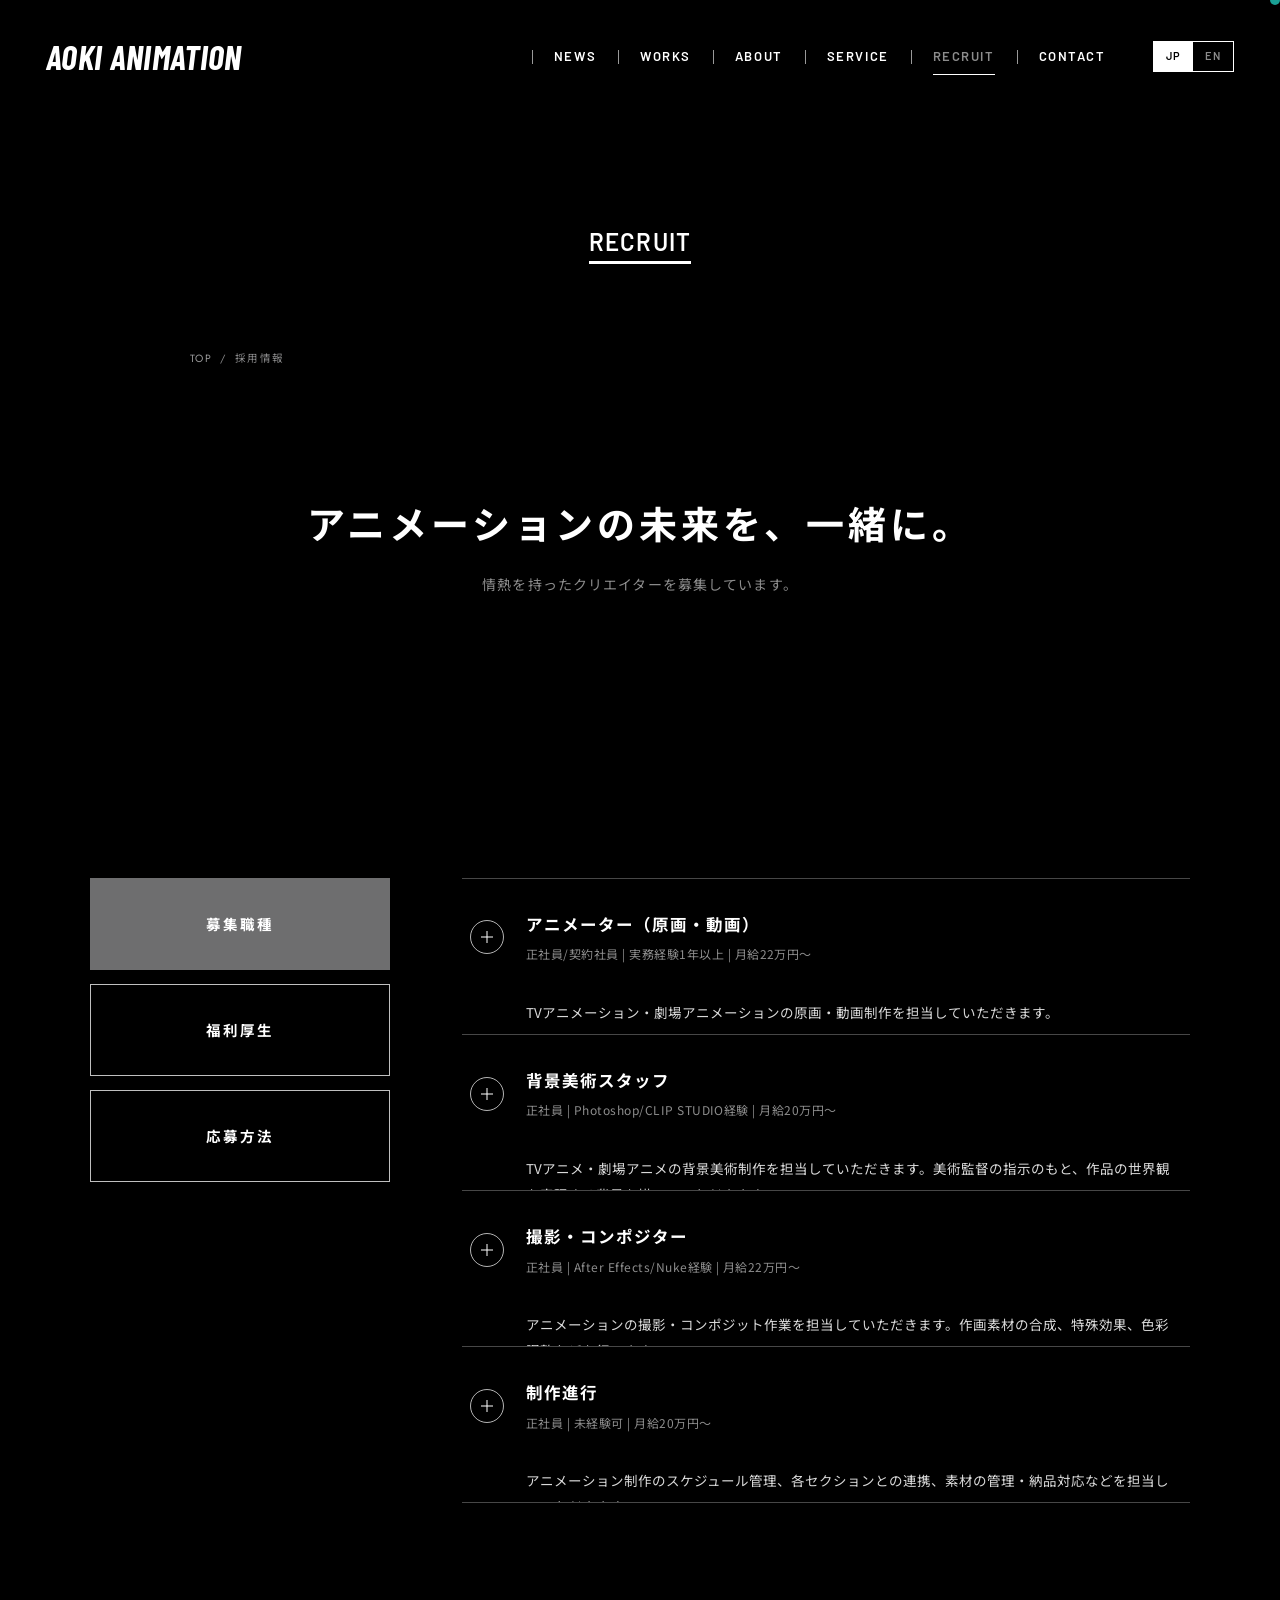
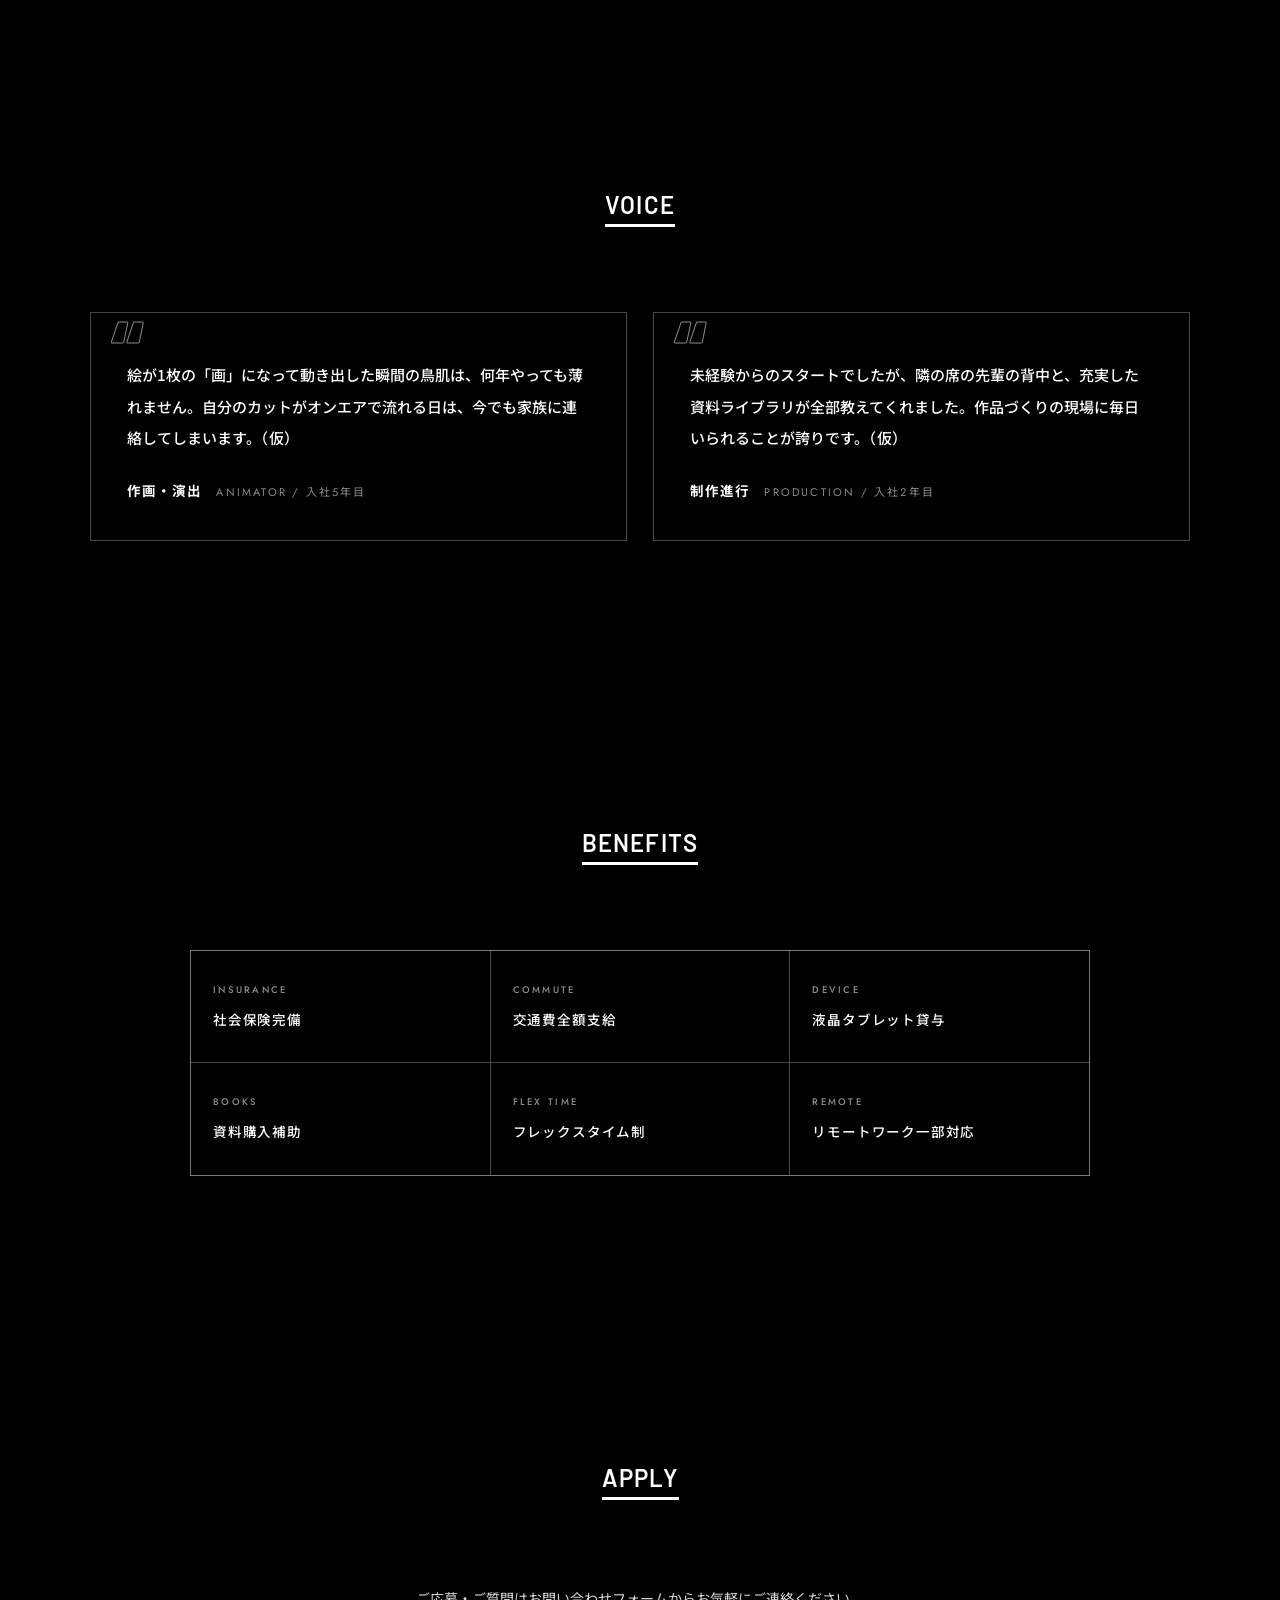
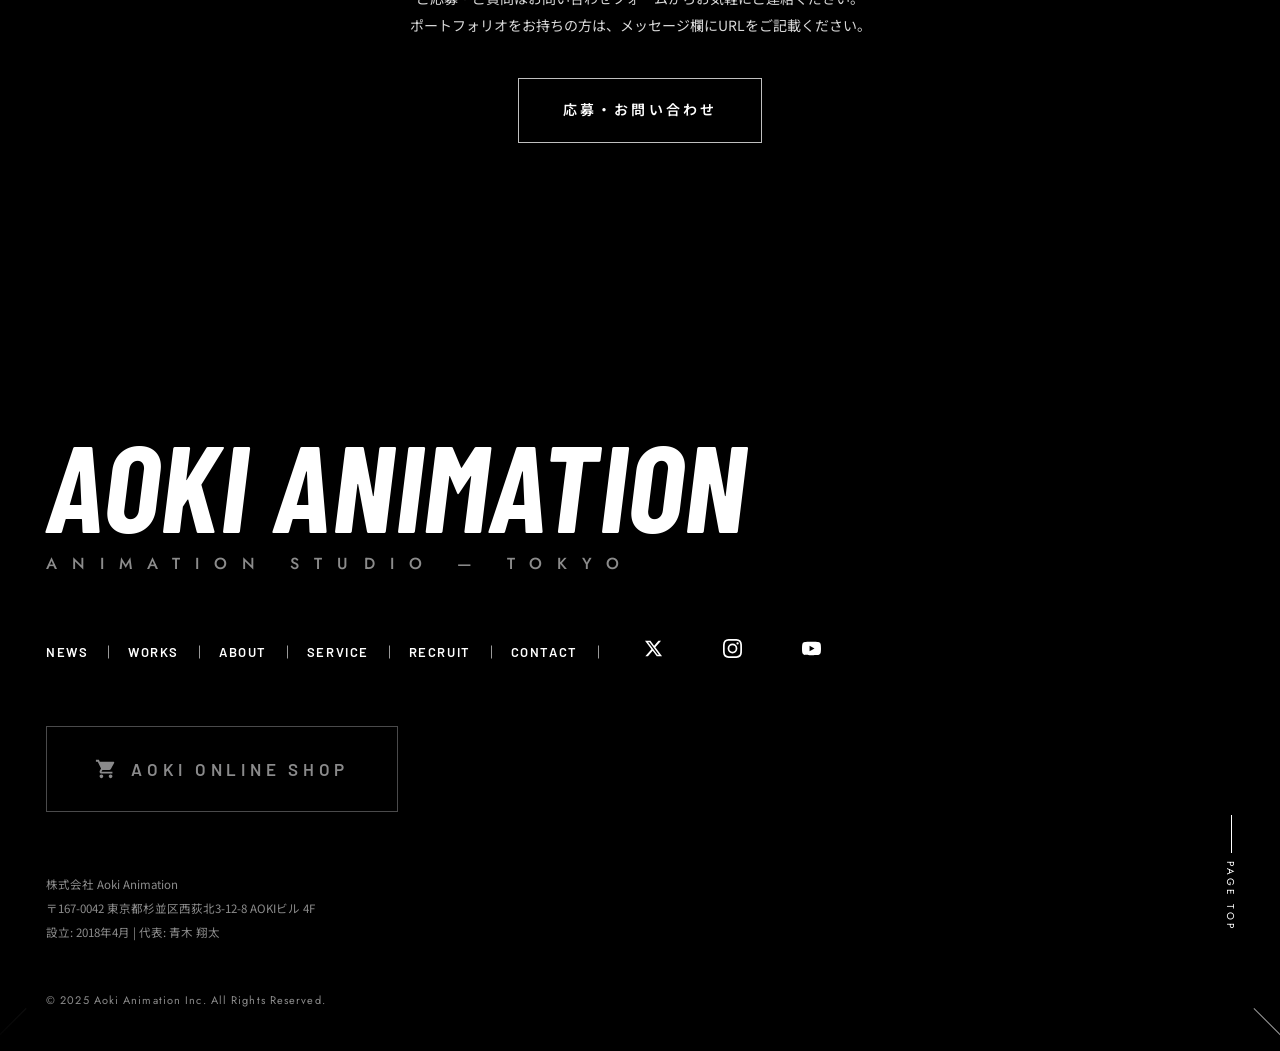
<file: recruit.html>
<!DOCTYPE html>
<html lang="ja">
<head>
  <meta charset="UTF-8">
  <meta name="viewport" content="width=device-width, initial-scale=1.0, viewport-fit=cover">
  <title>採用情報 — Aoki Animation</title>
  <meta name="description" content="Aoki Animationの採用情報。アニメーター、背景美術、撮影、制作進行などの募集職種をご紹介します。">
  <meta name="theme-color" content="#000000">
  <meta property="og:title" content="採用情報 — Aoki Animation">
  <meta property="og:description" content="アニメーションの未来を、一緒に。採用情報">
  <meta property="og:type" content="website">
  <meta property="og:image" content="https://sumiyakaa.github.io/Aoki-Animation/assets/img/og.jpg">
  <meta property="og:url" content="https://sumiyakaa.github.io/Aoki-Animation/recruit.html">
  <link rel="canonical" href="https://sumiyakaa.github.io/Aoki-Animation/recruit.html">
  <link rel="icon" href="assets/img/favicon.svg" type="image/svg+xml">
  <link rel="apple-touch-icon" href="assets/img/apple-touch-icon.png">
  <link rel="preconnect" href="https://fonts.googleapis.com">
  <link rel="preconnect" href="https://fonts.gstatic.com" crossorigin>
  <link href="https://fonts.googleapis.com/css2?family=Barlow:wght@500;600;700&family=Barlow+Condensed:ital,wght@0,600;0,700;1,700&family=Jost:wght@300;400;500;600&family=Noto+Sans+JP:wght@400;500;700&display=swap" rel="stylesheet">
  <link rel="stylesheet" href="assets/css/style.css?v=hm2">
  <script>document.documentElement.classList.add('js');</script>
</head>
<body>
  <a href="#main" class="skip-link">メインコンテンツへスキップ</a>
  <div class="page-bg" aria-hidden="true"><img src="assets/img/bg-recruit.jpg" alt="" loading="lazy" decoding="async"><img src="assets/img/bg-gen-studio.jpg" alt="" loading="lazy" decoding="async"></div>

  <header class="header is-solid" role="banner">
    <a href="index.html" class="logo-type" aria-label="Aoki Animation トップページ">AOKI ANIMATION</a>
    <nav class="gnav" role="navigation" aria-label="グローバルナビゲーション">
      <ul class="gnav__list">
        <li><a href="news.html" class="gnav__link">NEWS</a></li>
        <li><a href="works.html" class="gnav__link">WORKS</a></li>
        <li><a href="about.html" class="gnav__link">ABOUT</a></li>
        <li><a href="service.html" class="gnav__link">SERVICE</a></li>
        <li><a href="recruit.html" class="gnav__link" aria-current="page">RECRUIT</a></li>
        <li><a href="contact.html" class="gnav__link">CONTACT</a></li>
      </ul>
      <span class="lang" aria-hidden="true"><span class="is-on">JP</span><span>EN</span></span>
    </nav>
    <button class="hamburger" aria-label="メニューを開く" aria-expanded="false">
      <span></span><span></span><span></span>
    </button>
  </header>

  <div class="drawer" aria-hidden="true">
    <a href="index.html">HOME<small>ホーム</small></a>
    <a href="news.html">NEWS<small>お知らせ</small></a>
    <a href="works.html">WORKS<small>制作実績</small></a>
    <a href="about.html">ABOUT<small>スタジオ紹介</small></a>
    <a href="service.html">SERVICE<small>事業内容</small></a>
    <a href="recruit.html">RECRUIT<small>採用情報</small></a>
    <a href="contact.html">CONTACT<small>お問い合わせ</small></a>
  </div>

  <div class="seekbar" aria-hidden="true"><i></i></div>

  <main id="main" class="page-main">
    <h1 class="sec-title"><span class="ani"><span>RECRUIT</span></span></h1>

    <div class="inner-900">
      <nav class="breadcrumb" aria-label="パンくずリスト">
        <a href="index.html">TOP</a><span aria-hidden="true">/</span><span>採用情報</span>
      </nav>
    </div>

    <section class="sec sec--tight">
      <div class="inner inner-900 rec-lead rv">
        <h2 class="rec-lead__catch">アニメーションの未来を、一緒に。</h2>
        <p class="rec-lead__sub">情熱を持ったクリエイターを募集しています。</p>
      </div>
    </section>

    <section class="sec" id="jobs">
      <div class="inner inner-1100">
        <div class="rec-layout">
          <nav class="rec-menu rv" aria-label="採用メニュー">
            <span class="is-on">募集職種</span>
            <a href="#benefits">福利厚生</a>
            <a href="#apply">応募方法</a>
          </nav>
          <div class="rv">
            <div class="job">
              <button class="job__head" aria-expanded="false">
                <span class="job__toggle" aria-hidden="true"></span>
                <span>
                  <span class="job__title">アニメーター（原画・動画）</span>
                  <span class="job__meta" style="display:block;">正社員/契約社員 | 実務経験1年以上 | 月給22万円〜</span>
                </span>
              </button>
              <div class="job__body">
                <div class="job__body-in">
                  <p>TVアニメーション・劇場アニメーションの原画・動画制作を担当していただきます。</p>
                  <p><strong>求める人物像:</strong> アニメーション制作への情熱があり、チームワークを大切にできる方。デッサン力と動きの表現力に自信のある方。</p>
                  <p><strong>必須スキル:</strong> アニメーター実務経験1年以上、デジタル作画（CLIP STUDIO PAINTまたはTVPaint）の使用経験</p>
                </div>
              </div>
            </div>
            <div class="job">
              <button class="job__head" aria-expanded="false">
                <span class="job__toggle" aria-hidden="true"></span>
                <span>
                  <span class="job__title">背景美術スタッフ</span>
                  <span class="job__meta" style="display:block;">正社員 | Photoshop/CLIP STUDIO経験 | 月給20万円〜</span>
                </span>
              </button>
              <div class="job__body">
                <div class="job__body-in">
                  <p>TVアニメ・劇場アニメの背景美術制作を担当していただきます。美術監督の指示のもと、作品の世界観を表現する背景を描いていただきます。</p>
                  <p><strong>求める人物像:</strong> 風景画や建築物の描写に興味があり、色彩感覚に優れた方。</p>
                  <p><strong>必須スキル:</strong> Photoshop または CLIP STUDIO PAINT での背景制作経験</p>
                </div>
              </div>
            </div>
            <div class="job">
              <button class="job__head" aria-expanded="false">
                <span class="job__toggle" aria-hidden="true"></span>
                <span>
                  <span class="job__title">撮影・コンポジター</span>
                  <span class="job__meta" style="display:block;">正社員 | After Effects/Nuke経験 | 月給22万円〜</span>
                </span>
              </button>
              <div class="job__body">
                <div class="job__body-in">
                  <p>アニメーションの撮影・コンポジット作業を担当していただきます。作画素材の合成、特殊効果、色彩調整などを行います。</p>
                  <p><strong>求める人物像:</strong> 映像表現への探究心があり、新しい技術やツールの習得に積極的な方。</p>
                  <p><strong>必須スキル:</strong> After Effects または Nuke でのコンポジット経験</p>
                </div>
              </div>
            </div>
            <div class="job">
              <button class="job__head" aria-expanded="false">
                <span class="job__toggle" aria-hidden="true"></span>
                <span>
                  <span class="job__title">制作進行</span>
                  <span class="job__meta" style="display:block;">正社員 | 未経験可 | 月給20万円〜</span>
                </span>
              </button>
              <div class="job__body">
                <div class="job__body-in">
                  <p>アニメーション制作のスケジュール管理、各セクションとの連携、素材の管理・納品対応などを担当していただきます。</p>
                  <p><strong>求める人物像:</strong> コミュニケーション能力が高く、スケジュール管理が得意な方。アニメ業界への強い関心をお持ちの方。</p>
                  <p><strong>必須スキル:</strong> 特になし（未経験可）。普通自動車免許があれば尚可。</p>
                </div>
              </div>
            </div>
          </div>
        </div>
      </div>
    </section>

    <section class="sec" id="voice">
      <div class="inner">
        <h2 class="sec-title"><span class="ani"><span>VOICE</span></span></h2>
        <div class="voice-grid inner-1100 rv">
          <div class="voice">
            <p class="voice__text">絵が1枚の「画」になって動き出した瞬間の鳥肌は、何年やっても薄れません。自分のカットがオンエアで流れる日は、今でも家族に連絡してしまいます。（仮）</p>
            <p class="voice__meta"><b>作画・演出</b>ANIMATOR / 入社5年目</p>
          </div>
          <div class="voice">
            <p class="voice__text">未経験からのスタートでしたが、隣の席の先輩の背中と、充実した資料ライブラリが全部教えてくれました。作品づくりの現場に毎日いられることが誇りです。（仮）</p>
            <p class="voice__meta"><b>制作進行</b>PRODUCTION / 入社2年目</p>
          </div>
        </div>
      </div>
    </section>

    <section class="sec" id="benefits">
      <div class="inner">
        <h2 class="sec-title"><span class="ani"><span>BENEFITS</span></span></h2>
        <ul class="benefit-list inner-900 rv">
          <li><small>INSURANCE</small>社会保険完備</li>
          <li><small>COMMUTE</small>交通費全額支給</li>
          <li><small>DEVICE</small>液晶タブレット貸与</li>
          <li><small>BOOKS</small>資料購入補助</li>
          <li><small>FLEX TIME</small>フレックスタイム制</li>
          <li><small>REMOTE</small>リモートワーク一部対応</li>
        </ul>
      </div>
    </section>

    <section class="sec" id="apply">
      <div class="inner" style="text-align:center;">
        <h2 class="sec-title"><span class="ani"><span>APPLY</span></span></h2>
        <p class="contact-note rv">ご応募・ご質問はお問い合わせフォームからお気軽にご連絡ください。<br>ポートフォリオをお持ちの方は、メッセージ欄にURLをご記載ください。</p>
        <p class="rv" style="margin-top:40px;"><a href="contact.html" class="btn-ghost">応募・お問い合わせ</a></p>
      </div>
    </section>
  </main>

  <footer class="footer footer__corner" role="contentinfo">
    <div class="footer__bg" aria-hidden="true"><video src="assets/video/footer.mp4?v=2" preload="metadata" autoplay muted loop playsinline></video></div>
    <a href="index.html" class="footer__logo" aria-label="Aoki Animation トップページ">
      <span class="logo-type">AOKI ANIMATION<small>ANIMATION STUDIO — TOKYO</small></span>
    </a>
    <nav aria-label="フッターナビゲーション">
      <ul class="footer__nav">
        <li><a href="news.html">NEWS</a></li>
        <li><a href="works.html">WORKS</a></li>
        <li><a href="about.html">ABOUT</a></li>
        <li><a href="service.html">SERVICE</a></li>
        <li><a href="recruit.html">RECRUIT</a></li>
        <li><a href="contact.html">CONTACT</a></li>
        <li>
          <div class="footer__sns">
            <a href="#" aria-disabled="true" aria-label="X (Twitter)"><svg viewBox="0 0 24 24" aria-hidden="true"><path d="M18.244 2.25h3.308l-7.227 8.26 8.502 11.24H16.17l-5.214-6.817L4.99 21.75H1.68l7.73-8.835L1.254 2.25H8.08l4.713 6.231zm-1.161 17.52h1.833L7.084 4.126H5.117z"/></svg></a>
            <a href="#" aria-disabled="true" aria-label="Instagram"><svg viewBox="0 0 24 24" aria-hidden="true"><path d="M12 2.163c3.204 0 3.584.012 4.85.07 3.252.148 4.771 1.691 4.919 4.919.058 1.265.069 1.645.069 4.849 0 3.205-.012 3.584-.069 4.849-.149 3.225-1.664 4.771-4.919 4.919-1.266.058-1.644.07-4.85.07-3.204 0-3.584-.012-4.849-.07-3.26-.149-4.771-1.699-4.919-4.92-.058-1.265-.07-1.644-.07-4.849 0-3.204.013-3.583.07-4.849.149-3.227 1.664-4.771 4.919-4.919 1.266-.057 1.645-.069 4.849-.069zm0-2.163c-3.259 0-3.667.014-4.947.072-4.358.2-6.78 2.618-6.98 6.98-.059 1.281-.073 1.689-.073 4.948 0 3.259.014 3.668.072 4.948.2 4.358 2.618 6.78 6.98 6.98 1.281.058 1.689.072 4.948.072 3.259 0 3.668-.014 4.948-.072 4.354-.2 6.782-2.618 6.979-6.98.059-1.28.073-1.689.073-4.948 0-3.259-.014-3.667-.072-4.947-.196-4.354-2.617-6.78-6.979-6.98-1.281-.059-1.69-.073-4.949-.073zm0 5.838a6.162 6.162 0 1 0 0 12.324 6.162 6.162 0 0 0 0-12.324zm0 10.162a4 4 0 1 1 0-8 4 4 0 0 1 0 8zm6.406-11.845a1.44 1.44 0 1 0 0 2.881 1.44 1.44 0 0 0 0-2.881z"/></svg></a>
            <a href="#" aria-disabled="true" aria-label="YouTube"><svg viewBox="0 0 24 24" aria-hidden="true"><path d="M23.498 6.186a3.016 3.016 0 0 0-2.122-2.136C19.505 3.545 12 3.545 12 3.545s-7.505 0-9.377.505A3.017 3.017 0 0 0 .502 6.186C0 8.07 0 12 0 12s0 3.93.502 5.814a3.016 3.016 0 0 0 2.122 2.136c1.871.505 9.376.505 9.376.505s7.505 0 9.377-.505a3.015 3.015 0 0 0 2.122-2.136C24 15.93 24 12 24 12s0-3.93-.502-5.814zM9.545 15.568V8.432L15.818 12l-6.273 3.568z"/></svg></a>
          </div>
        </li>
      </ul>
    </nav>
    <a href="#" aria-disabled="true" class="footer__shop">
      <svg viewBox="0 0 24 24" aria-hidden="true"><path d="M7 18c-1.1 0-1.99.9-1.99 2S5.9 22 7 22s2-.9 2-2-.9-2-2-2zM1 2v2h2l3.6 7.59-1.35 2.45c-.16.28-.25.61-.25.96 0 1.1.9 2 2 2h12v-2H7.42c-.14 0-.25-.11-.25-.25l.03-.12.9-1.63h7.45c.75 0 1.41-.41 1.75-1.03l3.58-6.49c.08-.14.12-.31.12-.48 0-.55-.45-1-1-1H5.21l-.94-2H1zm16 16c-1.1 0-1.99.9-1.99 2s.89 2 1.99 2 2-.9 2-2-.9-2-2-2z"/></svg>
      AOKI ONLINE SHOP
    </a>
    <div class="footer__info">
      <p>株式会社 Aoki Animation</p>
      <p>〒167-0042 東京都杉並区西荻北3-12-8 AOKIビル 4F</p>
      <p>設立: 2018年4月 | 代表: 青木 翔太</p>
    </div>
    <p class="footer__copy">&copy; 2025 Aoki Animation Inc. All Rights Reserved.</p>
    <a href="#main" class="pagetop pc-only">PAGE TOP</a>
  </footer>

  <script src="assets/js/main.js?v=hm2" defer></script>
</body>
</html>
</file>
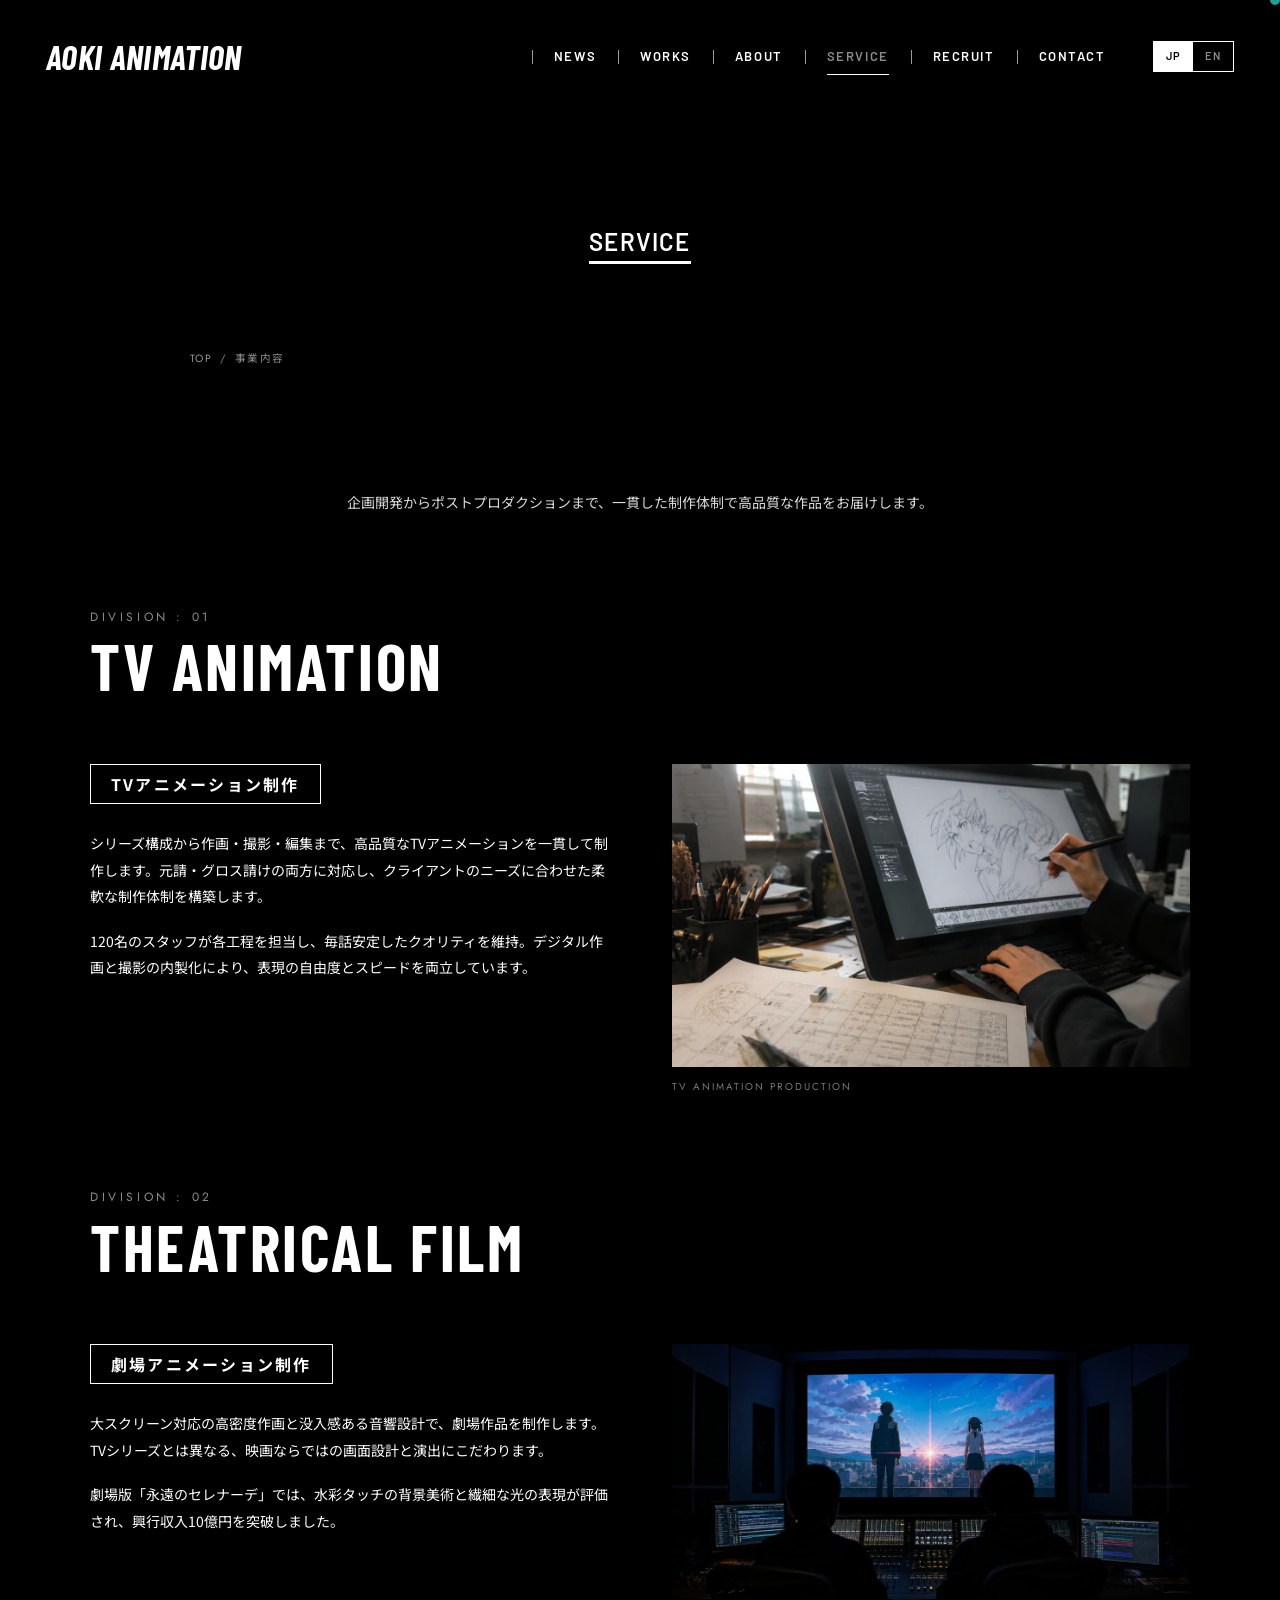
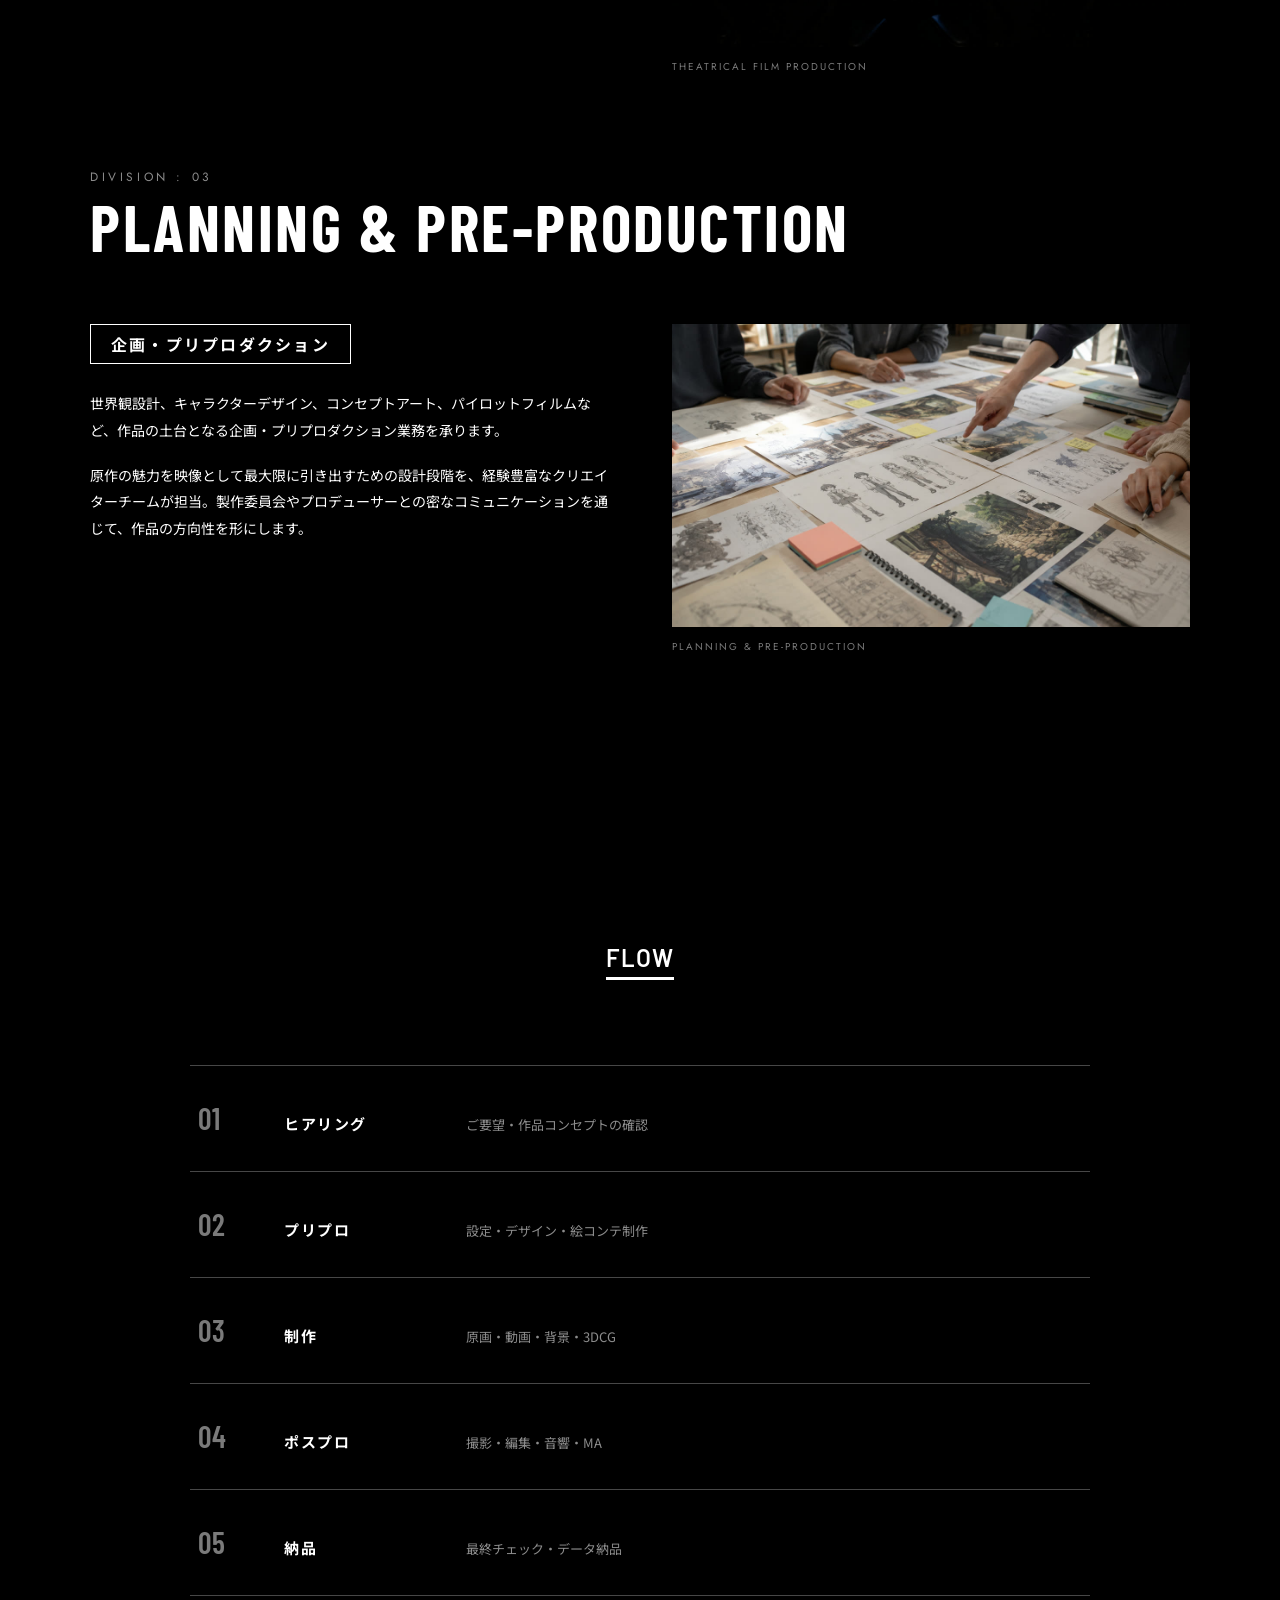
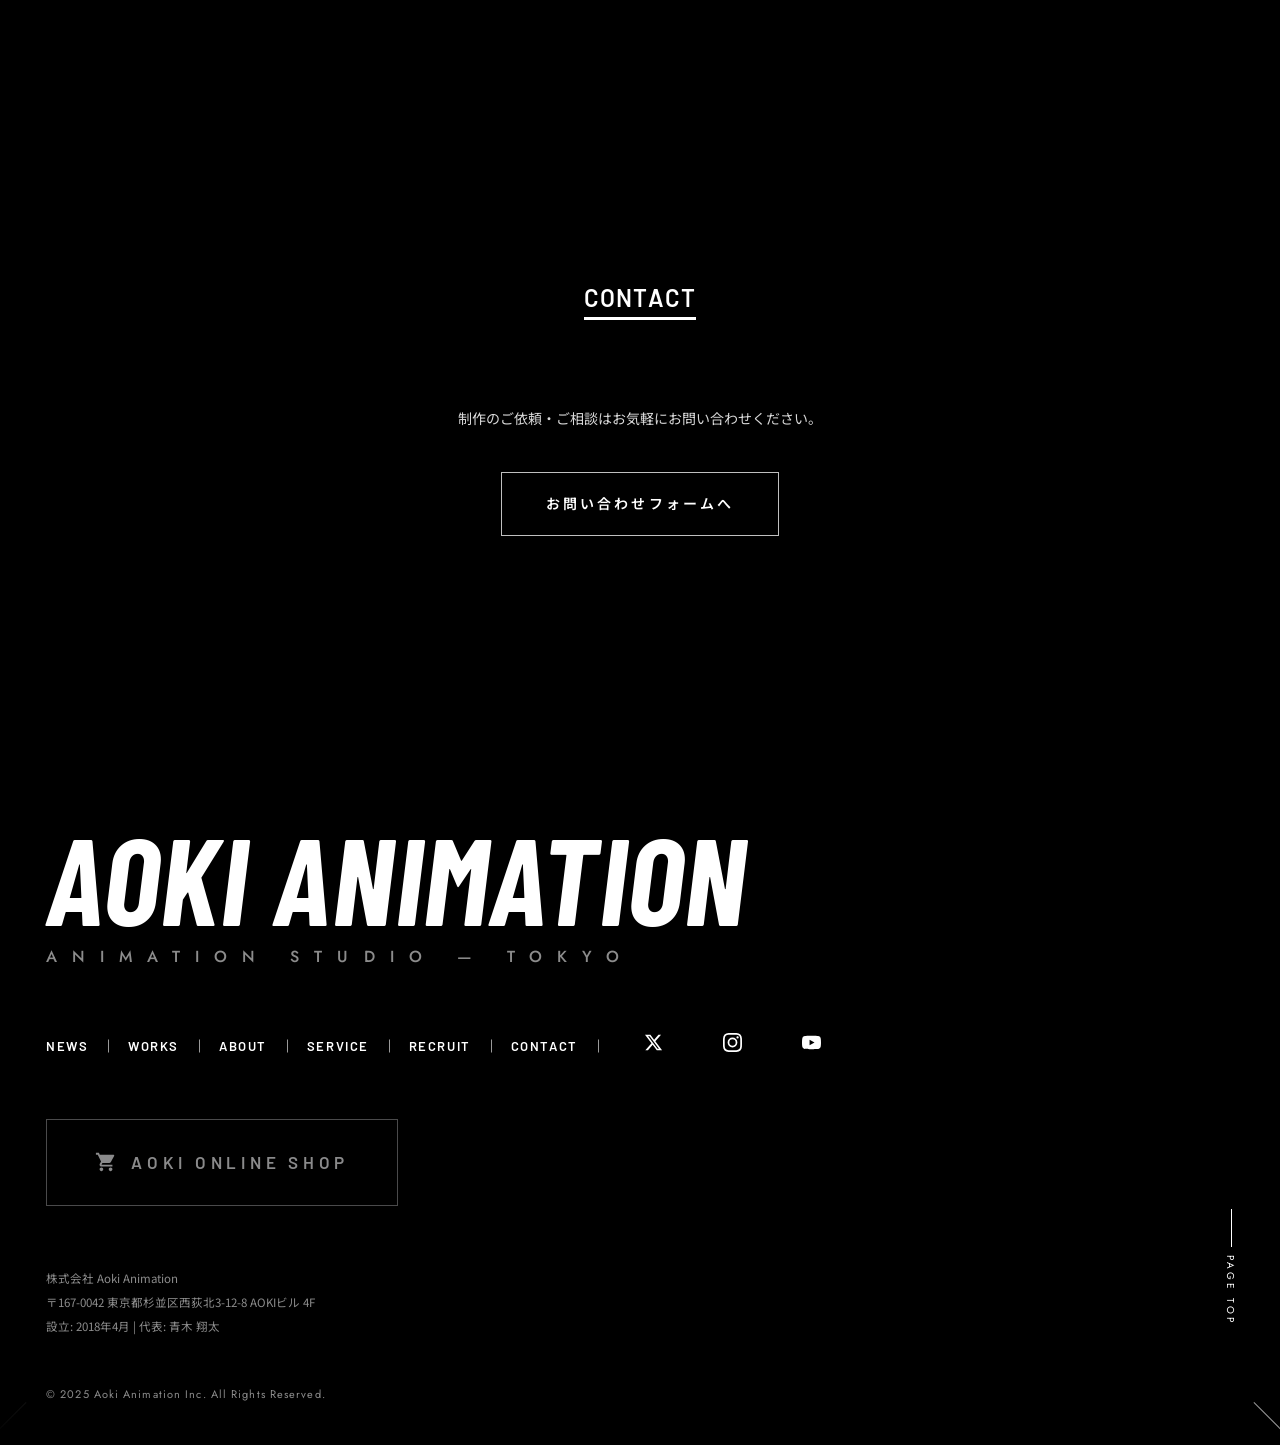
<file: service.html>
<!DOCTYPE html>
<html lang="ja">
<head>
  <meta charset="UTF-8">
  <meta name="viewport" content="width=device-width, initial-scale=1.0, viewport-fit=cover">
  <title>事業内容 — Aoki Animation</title>
  <meta name="description" content="Aoki Animationの事業内容。TVアニメーション制作、劇場アニメーション制作、企画・プリプロダクションについてご紹介します。">
  <meta name="theme-color" content="#000000">
  <meta property="og:title" content="事業内容 — Aoki Animation">
  <meta property="og:description" content="TVアニメ・劇場アニメ・企画プリプロの制作事業">
  <meta property="og:type" content="website">
  <meta property="og:image" content="https://sumiyakaa.github.io/Aoki-Animation/assets/img/og.jpg">
  <meta property="og:url" content="https://sumiyakaa.github.io/Aoki-Animation/service.html">
  <link rel="canonical" href="https://sumiyakaa.github.io/Aoki-Animation/service.html">
  <link rel="icon" href="assets/img/favicon.svg" type="image/svg+xml">
  <link rel="apple-touch-icon" href="assets/img/apple-touch-icon.png">
  <link rel="preconnect" href="https://fonts.googleapis.com">
  <link rel="preconnect" href="https://fonts.gstatic.com" crossorigin>
  <link href="https://fonts.googleapis.com/css2?family=Barlow:wght@500;600;700&family=Barlow+Condensed:ital,wght@0,600;0,700;1,700&family=Jost:wght@300;400;500;600&family=Noto+Sans+JP:wght@400;500;700&display=swap" rel="stylesheet">
  <link rel="stylesheet" href="assets/css/style.css?v=hm2">
  <script>document.documentElement.classList.add('js');</script>
</head>
<body>
  <a href="#main" class="skip-link">メインコンテンツへスキップ</a>
  <div class="page-bg" aria-hidden="true"><img src="assets/img/bg-gen-desk.jpg" alt="" loading="lazy" decoding="async"><img src="assets/img/bgf-mechanix.jpg" alt="" loading="lazy" decoding="async"></div>

  <header class="header is-solid" role="banner">
    <a href="index.html" class="logo-type" aria-label="Aoki Animation トップページ">AOKI ANIMATION</a>
    <nav class="gnav" role="navigation" aria-label="グローバルナビゲーション">
      <ul class="gnav__list">
        <li><a href="news.html" class="gnav__link">NEWS</a></li>
        <li><a href="works.html" class="gnav__link">WORKS</a></li>
        <li><a href="about.html" class="gnav__link">ABOUT</a></li>
        <li><a href="service.html" class="gnav__link" aria-current="page">SERVICE</a></li>
        <li><a href="recruit.html" class="gnav__link">RECRUIT</a></li>
        <li><a href="contact.html" class="gnav__link">CONTACT</a></li>
      </ul>
      <span class="lang" aria-hidden="true"><span class="is-on">JP</span><span>EN</span></span>
    </nav>
    <button class="hamburger" aria-label="メニューを開く" aria-expanded="false">
      <span></span><span></span><span></span>
    </button>
  </header>

  <div class="drawer" aria-hidden="true">
    <a href="index.html">HOME<small>ホーム</small></a>
    <a href="news.html">NEWS<small>お知らせ</small></a>
    <a href="works.html">WORKS<small>制作実績</small></a>
    <a href="about.html">ABOUT<small>スタジオ紹介</small></a>
    <a href="service.html">SERVICE<small>事業内容</small></a>
    <a href="recruit.html">RECRUIT<small>採用情報</small></a>
    <a href="contact.html">CONTACT<small>お問い合わせ</small></a>
  </div>

  <div class="seekbar" aria-hidden="true"><i></i></div>

  <main id="main" class="page-main">
    <h1 class="sec-title"><span class="ani"><span>SERVICE</span></span></h1>

    <div class="inner-900">
      <nav class="breadcrumb" aria-label="パンくずリスト">
        <a href="index.html">TOP</a><span aria-hidden="true">/</span><span>事業内容</span>
      </nav>
    </div>

    <section class="sec sec--tight">
      <div class="inner inner-1100">
        <p class="contact-note rv">企画開発からポストプロダクションまで、一貫した制作体制で高品質な作品をお届けします。</p>

        <!-- 01 TV -->
        <div class="division" id="tv-anime">
          <p class="division__num rv">DIVISION : 01</p>
          <h2 class="division__en rv">TV Animation</h2>
          <div class="dept">
            <div class="dept__text rv">
              <h3 class="dept__jp">TVアニメーション制作</h3>
              <p>シリーズ構成から作画・撮影・編集まで、高品質なTVアニメーションを一貫して制作します。元請・グロス請けの両方に対応し、クライアントのニーズに合わせた柔軟な制作体制を構築します。</p>
              <p>120名のスタッフが各工程を担当し、毎話安定したクオリティを維持。デジタル作画と撮影の内製化により、表現の自由度とスピードを両立しています。</p>
            </div>
            <figure class="dept__img rv">
              <img src="assets/img/photo-service-tv.jpg" alt="TVアニメーション制作" width="1200" height="800" loading="lazy" decoding="async">
              <figcaption>TV ANIMATION PRODUCTION</figcaption>
            </figure>
          </div>
        </div>

        <!-- 02 MOVIE -->
        <div class="division" id="movie">
          <p class="division__num rv">DIVISION : 02</p>
          <h2 class="division__en rv">Theatrical Film</h2>
          <div class="dept">
            <div class="dept__text rv">
              <h3 class="dept__jp">劇場アニメーション制作</h3>
              <p>大スクリーン対応の高密度作画と没入感ある音響設計で、劇場作品を制作します。TVシリーズとは異なる、映画ならではの画面設計と演出にこだわります。</p>
              <p>劇場版「永遠のセレナーデ」では、水彩タッチの背景美術と繊細な光の表現が評価され、興行収入10億円を突破しました。</p>
            </div>
            <figure class="dept__img rv">
              <img src="assets/img/photo-service-movie.jpg" alt="劇場アニメーション制作" width="1200" height="800" loading="lazy" decoding="async">
              <figcaption>THEATRICAL FILM PRODUCTION</figcaption>
            </figure>
          </div>
        </div>

        <!-- 03 PREPRO -->
        <div class="division" id="preproduction">
          <p class="division__num rv">DIVISION : 03</p>
          <h2 class="division__en rv">Planning &amp; Pre-Production</h2>
          <div class="dept">
            <div class="dept__text rv">
              <h3 class="dept__jp">企画・プリプロダクション</h3>
              <p>世界観設計、キャラクターデザイン、コンセプトアート、パイロットフィルムなど、作品の土台となる企画・プリプロダクション業務を承ります。</p>
              <p>原作の魅力を映像として最大限に引き出すための設計段階を、経験豊富なクリエイターチームが担当。製作委員会やプロデューサーとの密なコミュニケーションを通じて、作品の方向性を形にします。</p>
            </div>
            <figure class="dept__img rv">
              <img src="assets/img/photo-service-prepro.jpg" alt="企画・プリプロダクション" width="1200" height="800" loading="lazy" decoding="async">
              <figcaption>PLANNING &amp; PRE-PRODUCTION</figcaption>
            </figure>
          </div>
        </div>
      </div>
    </section>

    <!-- FLOW -->
    <section class="sec">
      <div class="inner">
        <h2 class="sec-title"><span class="ani"><span>FLOW</span></span></h2>
        <ul class="flowline inner-900 rv">
          <li><span class="n">01</span><span class="t">ヒアリング</span><span class="d">ご要望・作品コンセプトの確認</span></li>
          <li><span class="n">02</span><span class="t">プリプロ</span><span class="d">設定・デザイン・絵コンテ制作</span></li>
          <li><span class="n">03</span><span class="t">制作</span><span class="d">原画・動画・背景・3DCG</span></li>
          <li><span class="n">04</span><span class="t">ポスプロ</span><span class="d">撮影・編集・音響・MA</span></li>
          <li><span class="n">05</span><span class="t">納品</span><span class="d">最終チェック・データ納品</span></li>
        </ul>
      </div>
    </section>

    <!-- CONTACT -->
    <section class="sec">
      <div class="inner" style="text-align:center;">
        <h2 class="sec-title"><span class="ani"><span>CONTACT</span></span></h2>
        <p class="contact-note rv">制作のご依頼・ご相談はお気軽にお問い合わせください。</p>
        <p class="rv" style="margin-top:40px;"><a href="contact.html" class="btn-ghost">お問い合わせフォームへ</a></p>
      </div>
    </section>
  </main>

  <footer class="footer footer__corner" role="contentinfo">
    <div class="footer__bg" aria-hidden="true"><video src="assets/video/footer.mp4?v=2" preload="metadata" autoplay muted loop playsinline></video></div>
    <a href="index.html" class="footer__logo" aria-label="Aoki Animation トップページ">
      <span class="logo-type">AOKI ANIMATION<small>ANIMATION STUDIO — TOKYO</small></span>
    </a>
    <nav aria-label="フッターナビゲーション">
      <ul class="footer__nav">
        <li><a href="news.html">NEWS</a></li>
        <li><a href="works.html">WORKS</a></li>
        <li><a href="about.html">ABOUT</a></li>
        <li><a href="service.html">SERVICE</a></li>
        <li><a href="recruit.html">RECRUIT</a></li>
        <li><a href="contact.html">CONTACT</a></li>
        <li>
          <div class="footer__sns">
            <a href="#" aria-disabled="true" aria-label="X (Twitter)"><svg viewBox="0 0 24 24" aria-hidden="true"><path d="M18.244 2.25h3.308l-7.227 8.26 8.502 11.24H16.17l-5.214-6.817L4.99 21.75H1.68l7.73-8.835L1.254 2.25H8.08l4.713 6.231zm-1.161 17.52h1.833L7.084 4.126H5.117z"/></svg></a>
            <a href="#" aria-disabled="true" aria-label="Instagram"><svg viewBox="0 0 24 24" aria-hidden="true"><path d="M12 2.163c3.204 0 3.584.012 4.85.07 3.252.148 4.771 1.691 4.919 4.919.058 1.265.069 1.645.069 4.849 0 3.205-.012 3.584-.069 4.849-.149 3.225-1.664 4.771-4.919 4.919-1.266.058-1.644.07-4.85.07-3.204 0-3.584-.012-4.849-.07-3.26-.149-4.771-1.699-4.919-4.92-.058-1.265-.07-1.644-.07-4.849 0-3.204.013-3.583.07-4.849.149-3.227 1.664-4.771 4.919-4.919 1.266-.057 1.645-.069 4.849-.069zm0-2.163c-3.259 0-3.667.014-4.947.072-4.358.2-6.78 2.618-6.98 6.98-.059 1.281-.073 1.689-.073 4.948 0 3.259.014 3.668.072 4.948.2 4.358 2.618 6.78 6.98 6.98 1.281.058 1.689.072 4.948.072 3.259 0 3.668-.014 4.948-.072 4.354-.2 6.782-2.618 6.979-6.98.059-1.28.073-1.689.073-4.948 0-3.259-.014-3.667-.072-4.947-.196-4.354-2.617-6.78-6.979-6.98-1.281-.059-1.69-.073-4.949-.073zm0 5.838a6.162 6.162 0 1 0 0 12.324 6.162 6.162 0 0 0 0-12.324zm0 10.162a4 4 0 1 1 0-8 4 4 0 0 1 0 8zm6.406-11.845a1.44 1.44 0 1 0 0 2.881 1.44 1.44 0 0 0 0-2.881z"/></svg></a>
            <a href="#" aria-disabled="true" aria-label="YouTube"><svg viewBox="0 0 24 24" aria-hidden="true"><path d="M23.498 6.186a3.016 3.016 0 0 0-2.122-2.136C19.505 3.545 12 3.545 12 3.545s-7.505 0-9.377.505A3.017 3.017 0 0 0 .502 6.186C0 8.07 0 12 0 12s0 3.93.502 5.814a3.016 3.016 0 0 0 2.122 2.136c1.871.505 9.376.505 9.376.505s7.505 0 9.377-.505a3.015 3.015 0 0 0 2.122-2.136C24 15.93 24 12 24 12s0-3.93-.502-5.814zM9.545 15.568V8.432L15.818 12l-6.273 3.568z"/></svg></a>
          </div>
        </li>
      </ul>
    </nav>
    <a href="#" aria-disabled="true" class="footer__shop">
      <svg viewBox="0 0 24 24" aria-hidden="true"><path d="M7 18c-1.1 0-1.99.9-1.99 2S5.9 22 7 22s2-.9 2-2-.9-2-2-2zM1 2v2h2l3.6 7.59-1.35 2.45c-.16.28-.25.61-.25.96 0 1.1.9 2 2 2h12v-2H7.42c-.14 0-.25-.11-.25-.25l.03-.12.9-1.63h7.45c.75 0 1.41-.41 1.75-1.03l3.58-6.49c.08-.14.12-.31.12-.48 0-.55-.45-1-1-1H5.21l-.94-2H1zm16 16c-1.1 0-1.99.9-1.99 2s.89 2 1.99 2 2-.9 2-2-.9-2-2-2z"/></svg>
      AOKI ONLINE SHOP
    </a>
    <div class="footer__info">
      <p>株式会社 Aoki Animation</p>
      <p>〒167-0042 東京都杉並区西荻北3-12-8 AOKIビル 4F</p>
      <p>設立: 2018年4月 | 代表: 青木 翔太</p>
    </div>
    <p class="footer__copy">&copy; 2025 Aoki Animation Inc. All Rights Reserved.</p>
    <a href="#main" class="pagetop pc-only">PAGE TOP</a>
  </footer>

  <script src="assets/js/main.js?v=hm2" defer></script>
</body>
</html>
</file>
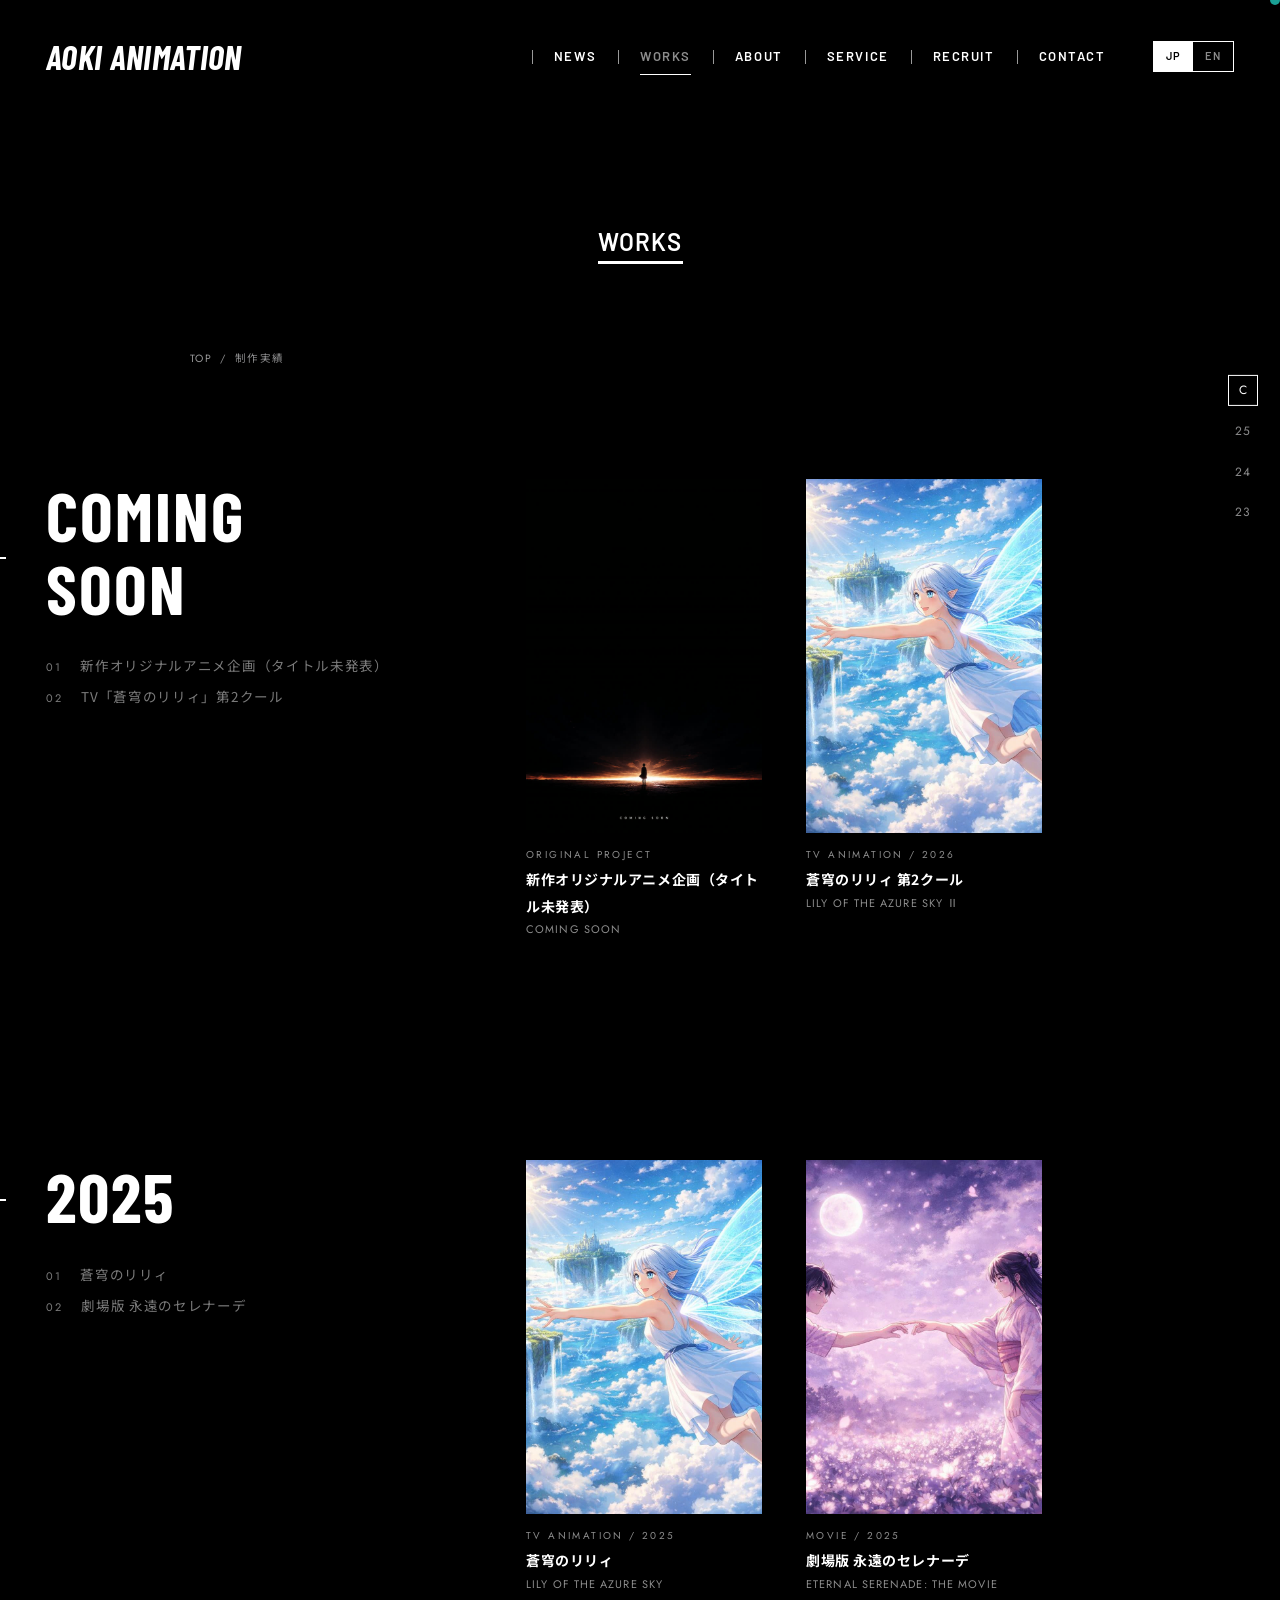
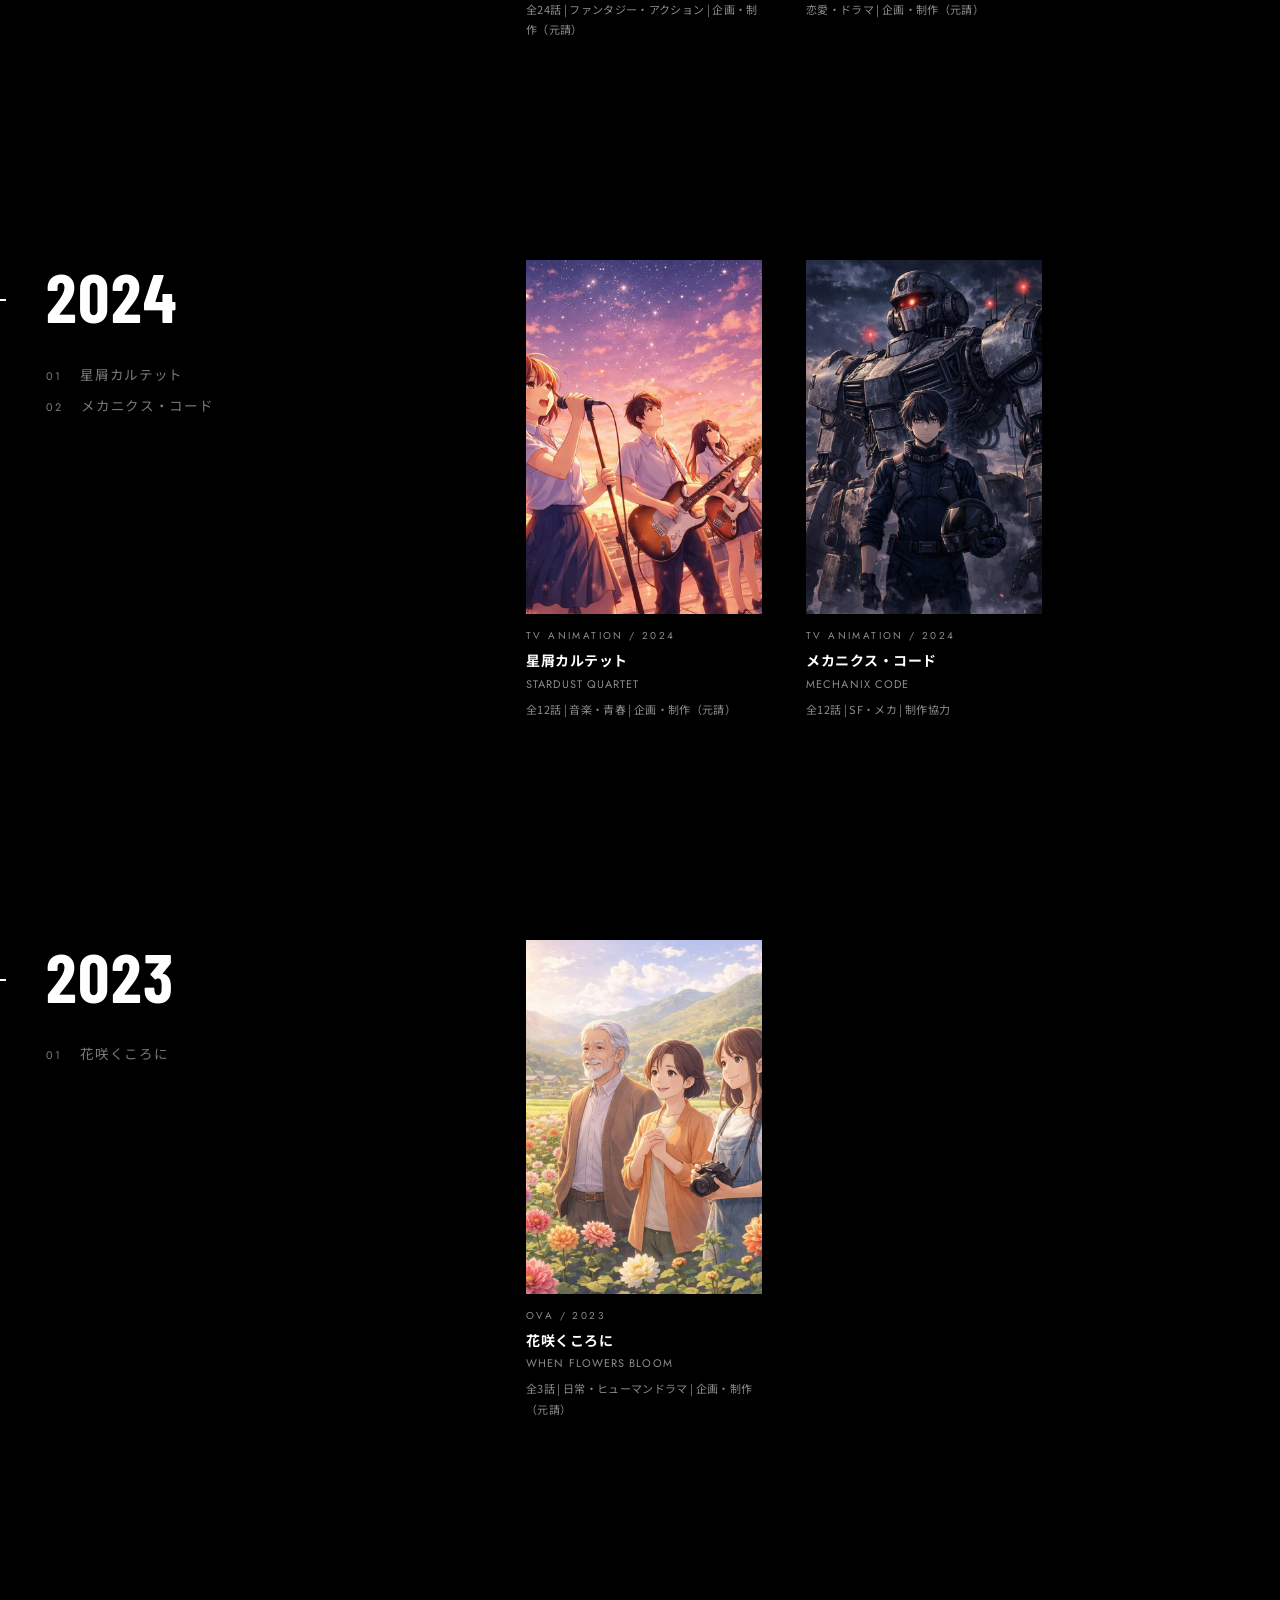
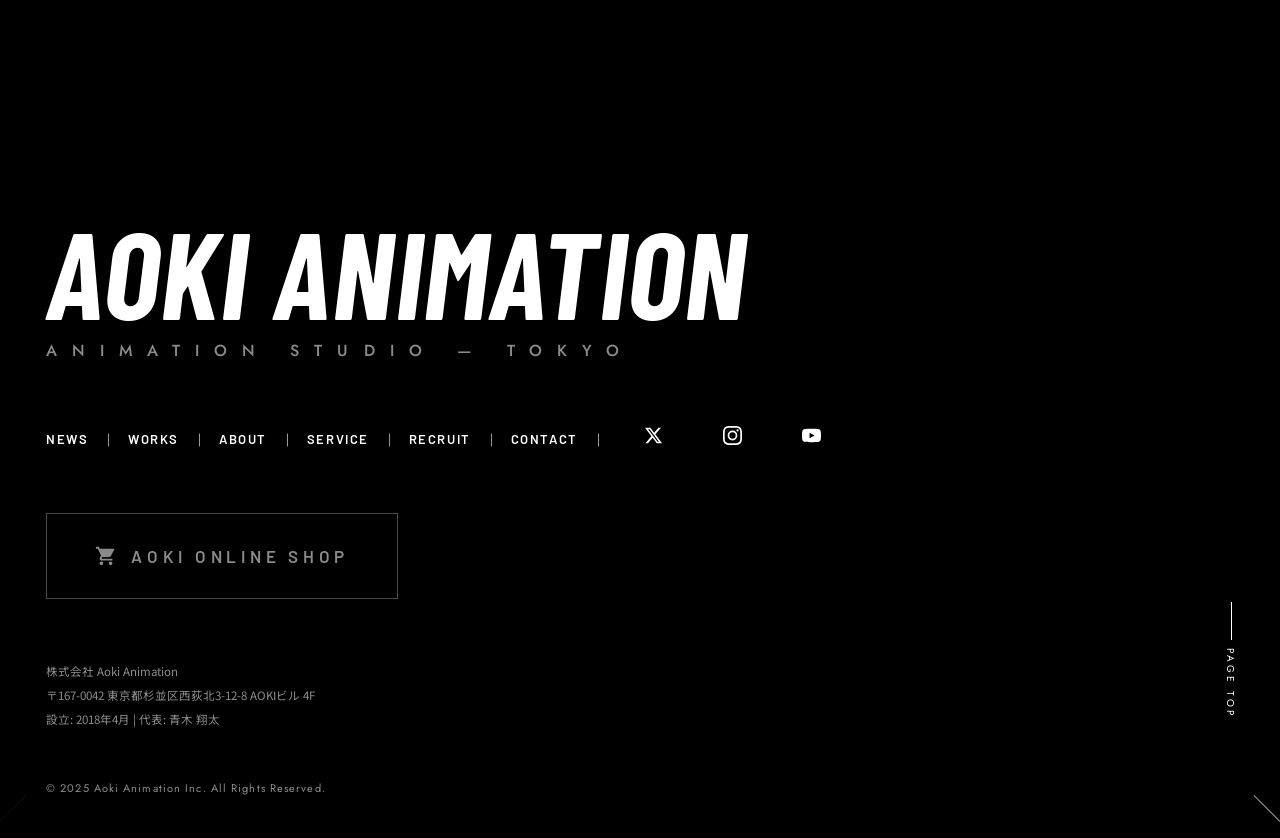
<file: works.html>
<!DOCTYPE html>
<html lang="ja">
<head>
  <meta charset="UTF-8">
  <meta name="viewport" content="width=device-width, initial-scale=1.0, viewport-fit=cover">
  <title>制作実績 — Aoki Animation</title>
  <meta name="description" content="Aoki Animationの制作実績。TVアニメ・劇場版・OVAなどの作品一覧をご紹介します。">
  <meta name="theme-color" content="#000000">
  <meta property="og:title" content="制作実績 — Aoki Animation">
  <meta property="og:description" content="TVアニメ・劇場版・OVAなどの作品一覧">
  <meta property="og:type" content="website">
  <meta property="og:image" content="https://sumiyakaa.github.io/Aoki-Animation/assets/img/og.jpg">
  <meta property="og:url" content="https://sumiyakaa.github.io/Aoki-Animation/works.html">
  <link rel="canonical" href="https://sumiyakaa.github.io/Aoki-Animation/works.html">
  <link rel="icon" href="assets/img/favicon.svg" type="image/svg+xml">
  <link rel="apple-touch-icon" href="assets/img/apple-touch-icon.png">
  <link rel="preconnect" href="https://fonts.googleapis.com">
  <link rel="preconnect" href="https://fonts.gstatic.com" crossorigin>
  <link href="https://fonts.googleapis.com/css2?family=Barlow:wght@500;600;700&family=Barlow+Condensed:ital,wght@0,600;0,700;1,700&family=Jost:wght@300;400;500;600&family=Noto+Sans+JP:wght@400;500;700&display=swap" rel="stylesheet">
  <link rel="stylesheet" href="assets/css/style.css?v=hm2">
  <script>document.documentElement.classList.add('js');</script>
</head>
<body>
  <a href="#main" class="skip-link">メインコンテンツへスキップ</a>
  <div class="page-bg" aria-hidden="true"><img src="assets/img/bgf-teaser.jpg" alt="" loading="lazy" decoding="async"><img src="assets/img/bg-works.jpg" alt="" loading="lazy" decoding="async"></div>

  <header class="header is-solid" role="banner">
    <a href="index.html" class="logo-type" aria-label="Aoki Animation トップページ">AOKI ANIMATION</a>
    <nav class="gnav" role="navigation" aria-label="グローバルナビゲーション">
      <ul class="gnav__list">
        <li><a href="news.html" class="gnav__link">NEWS</a></li>
        <li><a href="works.html" class="gnav__link" aria-current="page">WORKS</a></li>
        <li><a href="about.html" class="gnav__link">ABOUT</a></li>
        <li><a href="service.html" class="gnav__link">SERVICE</a></li>
        <li><a href="recruit.html" class="gnav__link">RECRUIT</a></li>
        <li><a href="contact.html" class="gnav__link">CONTACT</a></li>
      </ul>
      <span class="lang" aria-hidden="true"><span class="is-on">JP</span><span>EN</span></span>
    </nav>
    <button class="hamburger" aria-label="メニューを開く" aria-expanded="false">
      <span></span><span></span><span></span>
    </button>
  </header>

  <div class="drawer" aria-hidden="true">
    <a href="index.html">HOME<small>ホーム</small></a>
    <a href="news.html">NEWS<small>お知らせ</small></a>
    <a href="works.html">WORKS<small>制作実績</small></a>
    <a href="about.html">ABOUT<small>スタジオ紹介</small></a>
    <a href="service.html">SERVICE<small>事業内容</small></a>
    <a href="recruit.html">RECRUIT<small>採用情報</small></a>
    <a href="contact.html">CONTACT<small>お問い合わせ</small></a>
  </div>

  <div class="seekbar" aria-hidden="true"><i></i></div>

  <!-- Year nav (fixed right) -->
  <nav class="year-nav pc-only" aria-label="年代ナビゲーション">
    <ul>
      <li><a href="#w-coming">C</a></li>
      <li><a href="#w-2025">25</a></li>
      <li><a href="#w-2024">24</a></li>
      <li><a href="#w-2023">23</a></li>
    </ul>
  </nav>

  <main id="main" class="page-main">
    <h1 class="sec-title"><span class="ani"><span>WORKS</span></span></h1>

    <div class="inner-900">
      <nav class="breadcrumb" aria-label="パンくずリスト">
        <a href="index.html">TOP</a><span aria-hidden="true">/</span><span>制作実績</span>
      </nav>
    </div>

    <!-- COMING SOON -->
    <section class="wcat-group" id="w-coming">
      <div class="wcat-group__head">
        <div class="rv">
          <h2 class="wcat-group__era">Coming<br>Soon</h2>
          <ul class="wcat-group__list">
            <li><span class="num">01</span><span>新作オリジナルアニメ企画（タイトル未発表）</span></li>
            <li><span class="num">02</span><a href="works/lily.html">TV「蒼穹のリリィ」第2クール</a></li>
          </ul>
        </div>
        <div class="wcat-group__works rv">
          <span class="wcat-card">
            <div class="wcat-card__img"><img src="assets/img/poster-teaser.jpg" alt="新作オリジナルアニメ企画 ティザービジュアル（仮）" width="720" height="1080" loading="lazy" decoding="async"></div>
            <div class="wcat-card__meta">
              <p class="wcat-card__cat">ORIGINAL PROJECT</p>
              <p class="wcat-card__title">新作オリジナルアニメ企画（タイトル未発表）</p>
              <p class="wcat-card__sub">COMING SOON</p>
            </div>
          </span>
          <a href="works/lily.html" class="wcat-card">
            <div class="wcat-card__img"><img src="assets/img/poster-lily.jpg" alt="蒼穹のリリィ 第2クール" width="720" height="1080" loading="lazy" decoding="async"></div>
            <div class="wcat-card__meta">
              <p class="wcat-card__cat">TV ANIMATION / 2026</p>
              <p class="wcat-card__title">蒼穹のリリィ 第2クール</p>
              <p class="wcat-card__sub">LILY OF THE AZURE SKY Ⅱ</p>
            </div>
          </a>
        </div>
      </div>
    </section>

    <!-- 2025 -->
    <section class="wcat-group" id="w-2025">
      <div class="wcat-group__head">
        <div class="rv">
          <h2 class="wcat-group__era">2025</h2>
          <ul class="wcat-group__list">
            <li><span class="num">01</span><a href="works/lily.html">蒼穹のリリィ</a></li>
            <li><span class="num">02</span><a href="works/serenade.html">劇場版 永遠のセレナーデ</a></li>
          </ul>
        </div>
        <div class="wcat-group__works rv">
          <a href="works/lily.html" class="wcat-card">
            <div class="wcat-card__img"><img src="assets/img/poster-lily.jpg" alt="蒼穹のリリィ" width="720" height="1080" loading="lazy" decoding="async"></div>
            <div class="wcat-card__meta">
              <p class="wcat-card__cat">TV ANIMATION / 2025</p>
              <p class="wcat-card__title">蒼穹のリリィ</p>
              <p class="wcat-card__sub">LILY OF THE AZURE SKY</p>
              <p class="wcat-card__info">全24話 | ファンタジー・アクション | 企画・制作（元請）</p>
            </div>
          </a>
          <a href="works/serenade.html" class="wcat-card">
            <div class="wcat-card__img"><img src="assets/img/poster-serenade.jpg" alt="劇場版 永遠のセレナーデ" width="720" height="1080" loading="lazy" decoding="async"></div>
            <div class="wcat-card__meta">
              <p class="wcat-card__cat">MOVIE / 2025</p>
              <p class="wcat-card__title">劇場版 永遠のセレナーデ</p>
              <p class="wcat-card__sub">ETERNAL SERENADE: THE MOVIE</p>
              <p class="wcat-card__info">恋愛・ドラマ | 企画・制作（元請）</p>
            </div>
          </a>
        </div>
      </div>
    </section>

    <!-- 2024 -->
    <section class="wcat-group" id="w-2024">
      <div class="wcat-group__head">
        <div class="rv">
          <h2 class="wcat-group__era">2024</h2>
          <ul class="wcat-group__list">
            <li><span class="num">01</span><a href="works/stardust.html">星屑カルテット</a></li>
            <li><span class="num">02</span><a href="works/mechanix.html">メカニクス・コード</a></li>
          </ul>
        </div>
        <div class="wcat-group__works rv">
          <a href="works/stardust.html" class="wcat-card">
            <div class="wcat-card__img"><img src="assets/img/poster-stardust.jpg" alt="星屑カルテット" width="720" height="1080" loading="lazy" decoding="async"></div>
            <div class="wcat-card__meta">
              <p class="wcat-card__cat">TV ANIMATION / 2024</p>
              <p class="wcat-card__title">星屑カルテット</p>
              <p class="wcat-card__sub">STARDUST QUARTET</p>
              <p class="wcat-card__info">全12話 | 音楽・青春 | 企画・制作（元請）</p>
            </div>
          </a>
          <a href="works/mechanix.html" class="wcat-card">
            <div class="wcat-card__img"><img src="assets/img/poster-mechanix.jpg" alt="メカニクス・コード" width="720" height="1080" loading="lazy" decoding="async"></div>
            <div class="wcat-card__meta">
              <p class="wcat-card__cat">TV ANIMATION / 2024</p>
              <p class="wcat-card__title">メカニクス・コード</p>
              <p class="wcat-card__sub">MECHANIX CODE</p>
              <p class="wcat-card__info">全12話 | SF・メカ | 制作協力</p>
            </div>
          </a>
        </div>
      </div>
    </section>

    <!-- 2023 -->
    <section class="wcat-group" id="w-2023">
      <div class="wcat-group__head">
        <div class="rv">
          <h2 class="wcat-group__era">2023</h2>
          <ul class="wcat-group__list">
            <li><span class="num">01</span><a href="works/flowers.html">花咲くころに</a></li>
          </ul>
        </div>
        <div class="wcat-group__works rv">
          <a href="works/flowers.html" class="wcat-card">
            <div class="wcat-card__img"><img src="assets/img/poster-flowers.jpg" alt="花咲くころに" width="720" height="1080" loading="lazy" decoding="async"></div>
            <div class="wcat-card__meta">
              <p class="wcat-card__cat">OVA / 2023</p>
              <p class="wcat-card__title">花咲くころに</p>
              <p class="wcat-card__sub">WHEN FLOWERS BLOOM</p>
              <p class="wcat-card__info">全3話 | 日常・ヒューマンドラマ | 企画・制作（元請）</p>
            </div>
          </a>
        </div>
      </div>
    </section>
  </main>

  <footer class="footer footer__corner" role="contentinfo">
    <div class="footer__bg" aria-hidden="true"><video src="assets/video/footer.mp4?v=2" preload="metadata" autoplay muted loop playsinline></video></div>
    <a href="index.html" class="footer__logo" aria-label="Aoki Animation トップページ">
      <span class="logo-type">AOKI ANIMATION<small>ANIMATION STUDIO — TOKYO</small></span>
    </a>
    <nav aria-label="フッターナビゲーション">
      <ul class="footer__nav">
        <li><a href="news.html">NEWS</a></li>
        <li><a href="works.html">WORKS</a></li>
        <li><a href="about.html">ABOUT</a></li>
        <li><a href="service.html">SERVICE</a></li>
        <li><a href="recruit.html">RECRUIT</a></li>
        <li><a href="contact.html">CONTACT</a></li>
        <li>
          <div class="footer__sns">
            <a href="#" aria-disabled="true" aria-label="X (Twitter)"><svg viewBox="0 0 24 24" aria-hidden="true"><path d="M18.244 2.25h3.308l-7.227 8.26 8.502 11.24H16.17l-5.214-6.817L4.99 21.75H1.68l7.73-8.835L1.254 2.25H8.08l4.713 6.231zm-1.161 17.52h1.833L7.084 4.126H5.117z"/></svg></a>
            <a href="#" aria-disabled="true" aria-label="Instagram"><svg viewBox="0 0 24 24" aria-hidden="true"><path d="M12 2.163c3.204 0 3.584.012 4.85.07 3.252.148 4.771 1.691 4.919 4.919.058 1.265.069 1.645.069 4.849 0 3.205-.012 3.584-.069 4.849-.149 3.225-1.664 4.771-4.919 4.919-1.266.058-1.644.07-4.85.07-3.204 0-3.584-.012-4.849-.07-3.26-.149-4.771-1.699-4.919-4.92-.058-1.265-.07-1.644-.07-4.849 0-3.204.013-3.583.07-4.849.149-3.227 1.664-4.771 4.919-4.919 1.266-.057 1.645-.069 4.849-.069zm0-2.163c-3.259 0-3.667.014-4.947.072-4.358.2-6.78 2.618-6.98 6.98-.059 1.281-.073 1.689-.073 4.948 0 3.259.014 3.668.072 4.948.2 4.358 2.618 6.78 6.98 6.98 1.281.058 1.689.072 4.948.072 3.259 0 3.668-.014 4.948-.072 4.354-.2 6.782-2.618 6.979-6.98.059-1.28.073-1.689.073-4.948 0-3.259-.014-3.667-.072-4.947-.196-4.354-2.617-6.78-6.979-6.98-1.281-.059-1.69-.073-4.949-.073zm0 5.838a6.162 6.162 0 1 0 0 12.324 6.162 6.162 0 0 0 0-12.324zm0 10.162a4 4 0 1 1 0-8 4 4 0 0 1 0 8zm6.406-11.845a1.44 1.44 0 1 0 0 2.881 1.44 1.44 0 0 0 0-2.881z"/></svg></a>
            <a href="#" aria-disabled="true" aria-label="YouTube"><svg viewBox="0 0 24 24" aria-hidden="true"><path d="M23.498 6.186a3.016 3.016 0 0 0-2.122-2.136C19.505 3.545 12 3.545 12 3.545s-7.505 0-9.377.505A3.017 3.017 0 0 0 .502 6.186C0 8.07 0 12 0 12s0 3.93.502 5.814a3.016 3.016 0 0 0 2.122 2.136c1.871.505 9.376.505 9.376.505s7.505 0 9.377-.505a3.015 3.015 0 0 0 2.122-2.136C24 15.93 24 12 24 12s0-3.93-.502-5.814zM9.545 15.568V8.432L15.818 12l-6.273 3.568z"/></svg></a>
          </div>
        </li>
      </ul>
    </nav>
    <a href="#" aria-disabled="true" class="footer__shop">
      <svg viewBox="0 0 24 24" aria-hidden="true"><path d="M7 18c-1.1 0-1.99.9-1.99 2S5.9 22 7 22s2-.9 2-2-.9-2-2-2zM1 2v2h2l3.6 7.59-1.35 2.45c-.16.28-.25.61-.25.96 0 1.1.9 2 2 2h12v-2H7.42c-.14 0-.25-.11-.25-.25l.03-.12.9-1.63h7.45c.75 0 1.41-.41 1.75-1.03l3.58-6.49c.08-.14.12-.31.12-.48 0-.55-.45-1-1-1H5.21l-.94-2H1zm16 16c-1.1 0-1.99.9-1.99 2s.89 2 1.99 2 2-.9 2-2-.9-2-2-2z"/></svg>
      AOKI ONLINE SHOP
    </a>
    <div class="footer__info">
      <p>株式会社 Aoki Animation</p>
      <p>〒167-0042 東京都杉並区西荻北3-12-8 AOKIビル 4F</p>
      <p>設立: 2018年4月 | 代表: 青木 翔太</p>
    </div>
    <p class="footer__copy">&copy; 2025 Aoki Animation Inc. All Rights Reserved.</p>
    <a href="#main" class="pagetop pc-only">PAGE TOP</a>
  </footer>

  <script src="assets/js/main.js?v=hm2" defer></script>
</body>
</html>
</file>
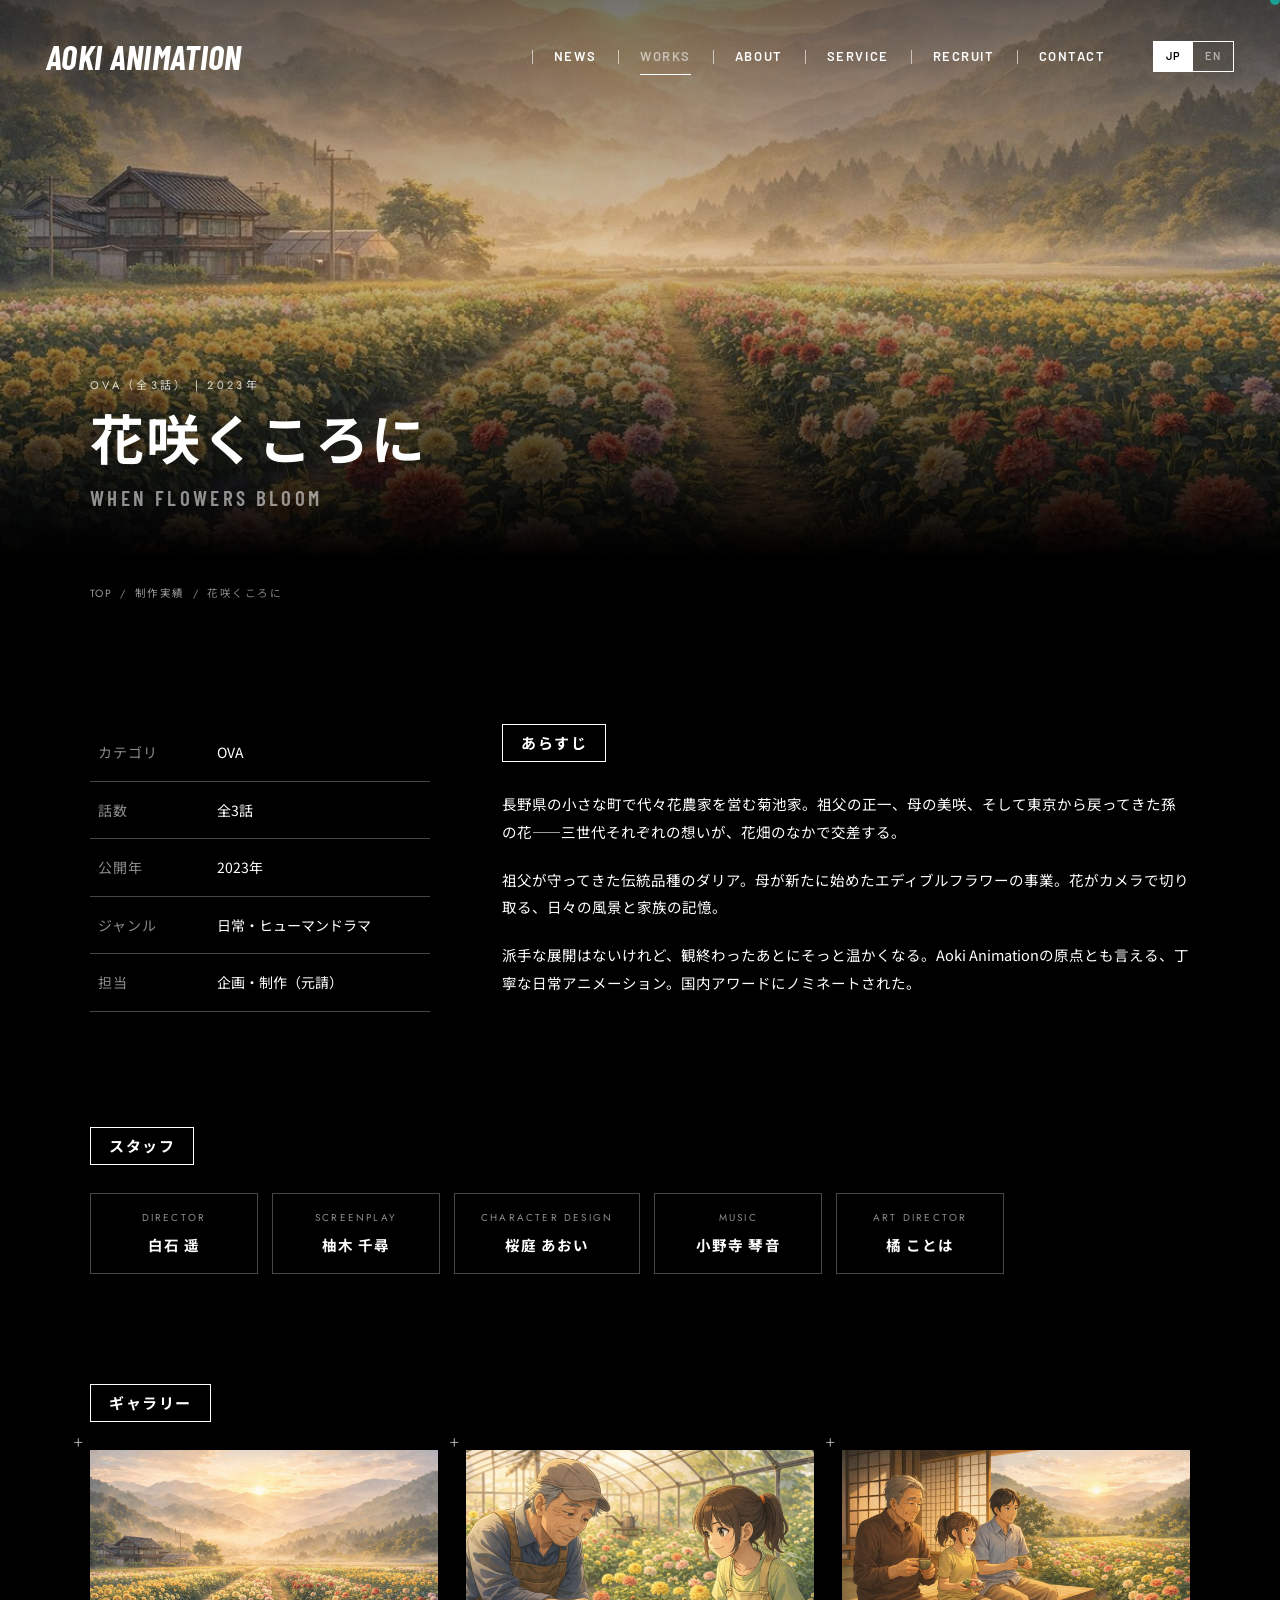
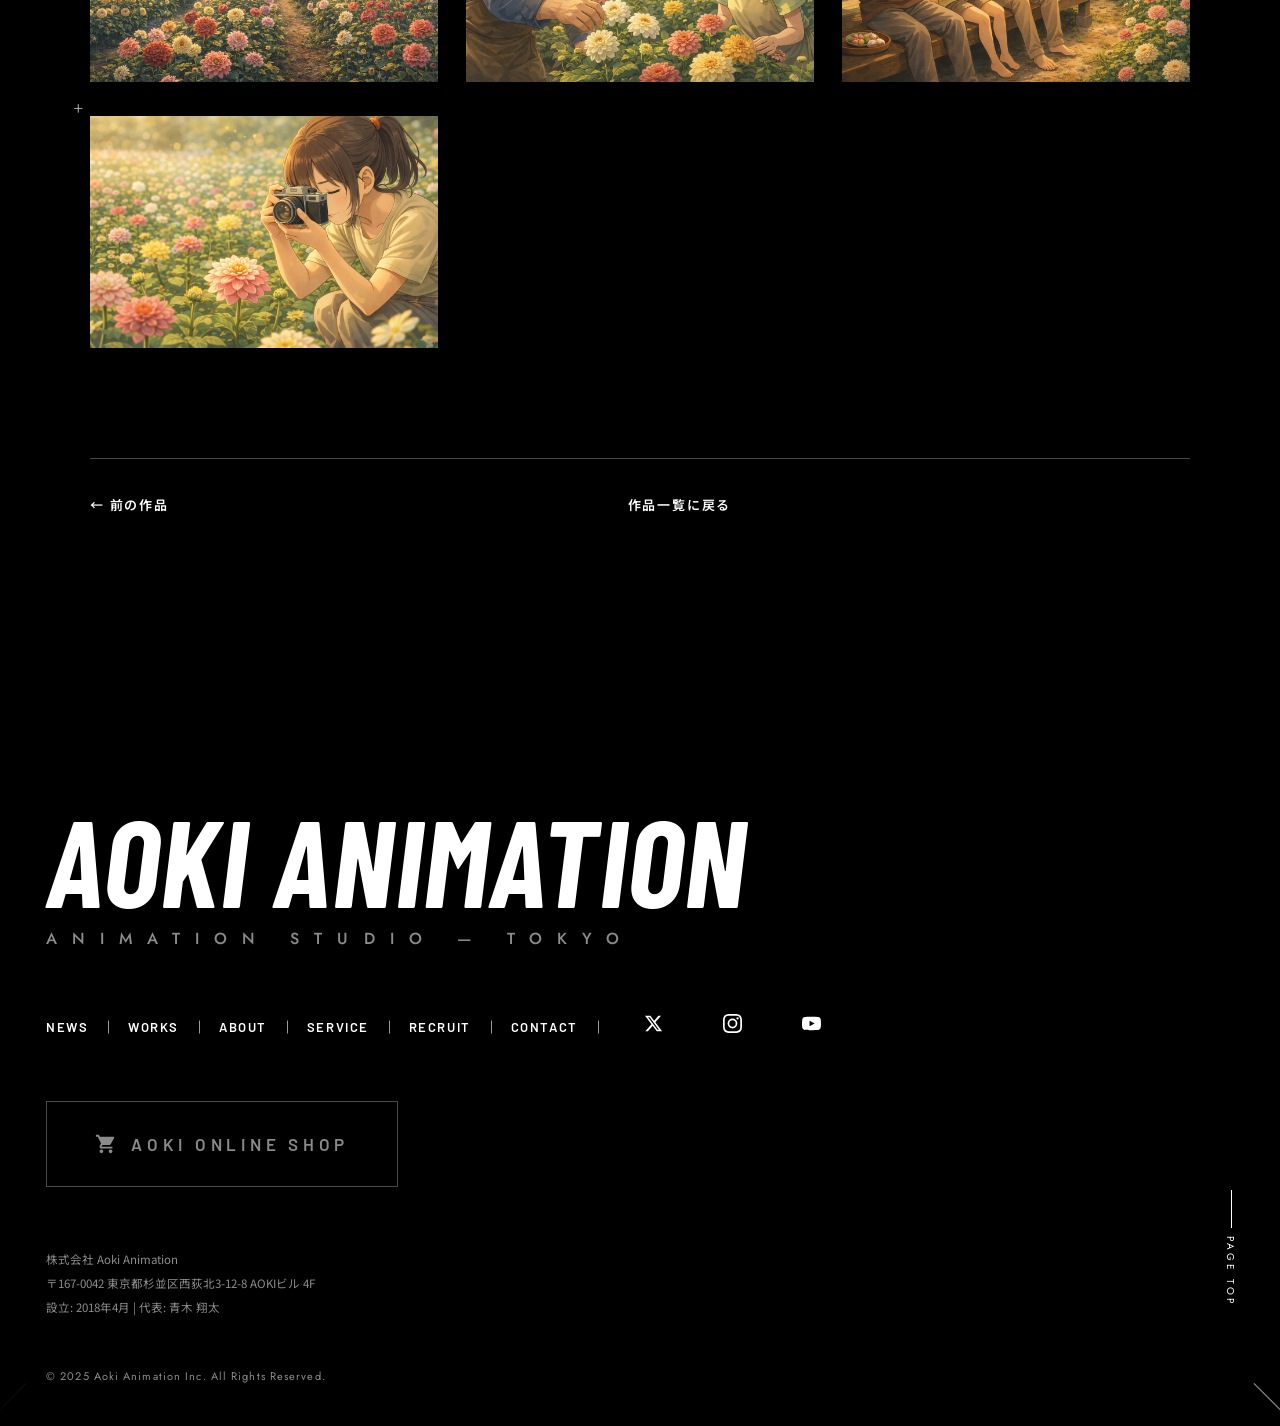
<file: works/flowers.html>
<!DOCTYPE html>
<html lang="ja">
<head>
  <meta charset="UTF-8">
  <meta name="viewport" content="width=device-width, initial-scale=1.0, viewport-fit=cover">
  <title>花咲くころに — Aoki Animation</title>
  <meta name="description" content="OVA「花咲くころに」の作品詳細。長野の花農家を舞台に、三世代家族の日々を丁寧に描くヒューマンドラマ。">
  <meta name="theme-color" content="#000000">
  <meta property="og:title" content="花咲くころに — Aoki Animation">
  <meta property="og:description" content="OVA「花咲くころに」作品詳細">
  <meta property="og:type" content="website">
  <meta property="og:image" content="https://sumiyakaa.github.io/Aoki-Animation/assets/img/og.jpg">
  <meta property="og:url" content="https://sumiyakaa.github.io/Aoki-Animation/works/flowers.html">
  <link rel="canonical" href="https://sumiyakaa.github.io/Aoki-Animation/works/flowers.html">
  <link rel="icon" href="../assets/img/favicon.svg" type="image/svg+xml">
  <link rel="apple-touch-icon" href="../assets/img/apple-touch-icon.png">
  <link rel="preconnect" href="https://fonts.googleapis.com">
  <link rel="preconnect" href="https://fonts.gstatic.com" crossorigin>
  <link href="https://fonts.googleapis.com/css2?family=Barlow:wght@500;600;700&family=Barlow+Condensed:ital,wght@0,600;0,700;1,700&family=Jost:wght@300;400;500;600&family=Noto+Sans+JP:wght@400;500;700&display=swap" rel="stylesheet">
  <link rel="stylesheet" href="../assets/css/style.css?v=hm2">
  <script>document.documentElement.classList.add('js');</script>
</head>
<body>
  <a href="#main" class="skip-link">メインコンテンツへスキップ</a>
  <div class="page-bg" aria-hidden="true"><img src="../assets/img/bg-youtube.jpg" alt="" loading="lazy" decoding="async"><img src="../assets/img/bgf-flowers.jpg" alt="" loading="lazy" decoding="async"></div>

  <header class="header is-solid" role="banner">
    <a href="../index.html" class="logo-type" aria-label="Aoki Animation トップページ">AOKI ANIMATION</a>
    <nav class="gnav" role="navigation" aria-label="グローバルナビゲーション">
      <ul class="gnav__list">
        <li><a href="../news.html" class="gnav__link">NEWS</a></li>
        <li><a href="../works.html" class="gnav__link" aria-current="page">WORKS</a></li>
        <li><a href="../about.html" class="gnav__link">ABOUT</a></li>
        <li><a href="../service.html" class="gnav__link">SERVICE</a></li>
        <li><a href="../recruit.html" class="gnav__link">RECRUIT</a></li>
        <li><a href="../contact.html" class="gnav__link">CONTACT</a></li>
      </ul>
      <span class="lang" aria-hidden="true"><span class="is-on">JP</span><span>EN</span></span>
    </nav>
    <button class="hamburger" aria-label="メニューを開く" aria-expanded="false">
      <span></span><span></span><span></span>
    </button>
  </header>

  <div class="drawer" aria-hidden="true">
    <a href="../index.html">HOME<small>ホーム</small></a>
    <a href="../news.html">NEWS<small>お知らせ</small></a>
    <a href="../works.html">WORKS<small>制作実績</small></a>
    <a href="../about.html">ABOUT<small>スタジオ紹介</small></a>
    <a href="../service.html">SERVICE<small>事業内容</small></a>
    <a href="../recruit.html">RECRUIT<small>採用情報</small></a>
    <a href="../contact.html">CONTACT<small>お問い合わせ</small></a>
  </div>

  <div class="seekbar" aria-hidden="true"><i></i></div>

  <main id="main">
    <section class="wd-hero">
      <div class="wd-hero__bg"><img src="../assets/img/flowers-scene01.jpg" alt="" fetchpriority="high"></div>
      <div class="wd-hero__inner">
        <p class="wd-hero__cat rv is-in">OVA（全3話） | 2023年</p>
        <h1 class="wd-hero__title">花咲くころに</h1>
        <p class="wd-hero__en">When Flowers Bloom</p>
      </div>
    </section>

    <div class="inner-1100">
      <nav class="breadcrumb" aria-label="パンくずリスト">
        <a href="../index.html">TOP</a><span aria-hidden="true">/</span><a href="../works.html">制作実績</a><span aria-hidden="true">/</span><span>花咲くころに</span>
      </nav>
    </div>

    <section class="sec sec--tight">
      <div class="inner inner-1100">
        <div class="wd-cols rv">
          <div>
            <table class="wd-table">
              <tr><th>カテゴリ</th><td>OVA</td></tr>
              <tr><th>話数</th><td>全3話</td></tr>
              <tr><th>公開年</th><td>2023年</td></tr>
              <tr><th>ジャンル</th><td>日常・ヒューマンドラマ</td></tr>
              <tr><th>担当</th><td>企画・制作（元請）</td></tr>
            </table>
          </div>
          <div class="wd-story">
            <h2 class="wd-label">あらすじ</h2>
            <p>長野県の小さな町で代々花農家を営む菊池家。祖父の正一、母の美咲、そして東京から戻ってきた孫の花——三世代それぞれの想いが、花畑のなかで交差する。</p>
            <p>祖父が守ってきた伝統品種のダリア。母が新たに始めたエディブルフラワーの事業。花がカメラで切り取る、日々の風景と家族の記憶。</p>
            <p>派手な展開はないけれど、観終わったあとにそっと温かくなる。Aoki Animationの原点とも言える、丁寧な日常アニメーション。国内アワードにノミネートされた。</p>
          </div>
        </div>

        <div class="rv" style="margin-top:110px;">
          <h2 class="wd-label">スタッフ</h2>
          <div class="staff-row">
            <div class="staff-box"><p class="staff-box__role">DIRECTOR</p><p class="staff-box__name">白石 遥</p></div>
            <div class="staff-box"><p class="staff-box__role">SCREENPLAY</p><p class="staff-box__name">柚木 千尋</p></div>
            <div class="staff-box"><p class="staff-box__role">CHARACTER DESIGN</p><p class="staff-box__name">桜庭 あおい</p></div>
            <div class="staff-box"><p class="staff-box__role">MUSIC</p><p class="staff-box__name">小野寺 琴音</p></div>
            <div class="staff-box"><p class="staff-box__role">ART DIRECTOR</p><p class="staff-box__name">橘 ことは</p></div>
          </div>
        </div>

        <div class="rv" style="margin-top:110px;">
          <h2 class="wd-label">ギャラリー</h2>
          <div class="gallery">
            <figure class="gallery-item"><span class="im"><img src="../assets/img/flowers-scene01.jpg" alt="花咲くころに Scene 01" width="1536" height="1024" loading="lazy" decoding="async"></span></figure>
            <figure class="gallery-item"><span class="im"><img src="../assets/img/flowers-scene02.jpg" alt="花咲くころに Scene 02" width="1536" height="1024" loading="lazy" decoding="async"></span></figure>
            <figure class="gallery-item"><span class="im"><img src="../assets/img/flowers-scene03.jpg" alt="花咲くころに Scene 03" width="1536" height="1024" loading="lazy" decoding="async"></span></figure>
            <figure class="gallery-item"><span class="im"><img src="../assets/img/flowers-scene04.jpg" alt="花咲くころに Scene 04" width="1536" height="1024" loading="lazy" decoding="async"></span></figure>
          </div>
        </div>

        <nav class="wd-nav rv">
          <a href="mechanix.html">← 前の作品</a>
          <a href="../works.html">作品一覧に戻る</a>
          <span></span>
        </nav>
      </div>
    </section>
  </main>

  <footer class="footer footer__corner" role="contentinfo">
    <div class="footer__bg" aria-hidden="true"><video src="../assets/video/footer.mp4?v=2" preload="metadata" autoplay muted loop playsinline></video></div>
    <a href="../index.html" class="footer__logo" aria-label="Aoki Animation トップページ">
      <span class="logo-type">AOKI ANIMATION<small>ANIMATION STUDIO — TOKYO</small></span>
    </a>
    <nav aria-label="フッターナビゲーション">
      <ul class="footer__nav">
        <li><a href="../news.html">NEWS</a></li>
        <li><a href="../works.html">WORKS</a></li>
        <li><a href="../about.html">ABOUT</a></li>
        <li><a href="../service.html">SERVICE</a></li>
        <li><a href="../recruit.html">RECRUIT</a></li>
        <li><a href="../contact.html">CONTACT</a></li>
        <li>
          <div class="footer__sns">
            <a href="#" aria-disabled="true" aria-label="X (Twitter)"><svg viewBox="0 0 24 24" aria-hidden="true"><path d="M18.244 2.25h3.308l-7.227 8.26 8.502 11.24H16.17l-5.214-6.817L4.99 21.75H1.68l7.73-8.835L1.254 2.25H8.08l4.713 6.231zm-1.161 17.52h1.833L7.084 4.126H5.117z"/></svg></a>
            <a href="#" aria-disabled="true" aria-label="Instagram"><svg viewBox="0 0 24 24" aria-hidden="true"><path d="M12 2.163c3.204 0 3.584.012 4.85.07 3.252.148 4.771 1.691 4.919 4.919.058 1.265.069 1.645.069 4.849 0 3.205-.012 3.584-.069 4.849-.149 3.225-1.664 4.771-4.919 4.919-1.266.058-1.644.07-4.85.07-3.204 0-3.584-.012-4.849-.07-3.26-.149-4.771-1.699-4.919-4.92-.058-1.265-.07-1.644-.07-4.849 0-3.204.013-3.583.07-4.849.149-3.227 1.664-4.771 4.919-4.919 1.266-.057 1.645-.069 4.849-.069zm0-2.163c-3.259 0-3.667.014-4.947.072-4.358.2-6.78 2.618-6.98 6.98-.059 1.281-.073 1.689-.073 4.948 0 3.259.014 3.668.072 4.948.2 4.358 2.618 6.78 6.98 6.98 1.281.058 1.689.072 4.948.072 3.259 0 3.668-.014 4.948-.072 4.354-.2 6.782-2.618 6.979-6.98.059-1.28.073-1.689.073-4.948 0-3.259-.014-3.667-.072-4.947-.196-4.354-2.617-6.78-6.979-6.98-1.281-.059-1.69-.073-4.949-.073zm0 5.838a6.162 6.162 0 1 0 0 12.324 6.162 6.162 0 0 0 0-12.324zm0 10.162a4 4 0 1 1 0-8 4 4 0 0 1 0 8zm6.406-11.845a1.44 1.44 0 1 0 0 2.881 1.44 1.44 0 0 0 0-2.881z"/></svg></a>
            <a href="#" aria-disabled="true" aria-label="YouTube"><svg viewBox="0 0 24 24" aria-hidden="true"><path d="M23.498 6.186a3.016 3.016 0 0 0-2.122-2.136C19.505 3.545 12 3.545 12 3.545s-7.505 0-9.377.505A3.017 3.017 0 0 0 .502 6.186C0 8.07 0 12 0 12s0 3.93.502 5.814a3.016 3.016 0 0 0 2.122 2.136c1.871.505 9.376.505 9.376.505s7.505 0 9.377-.505a3.015 3.015 0 0 0 2.122-2.136C24 15.93 24 12 24 12s0-3.93-.502-5.814zM9.545 15.568V8.432L15.818 12l-6.273 3.568z"/></svg></a>
          </div>
        </li>
      </ul>
    </nav>
    <a href="#" aria-disabled="true" class="footer__shop">
      <svg viewBox="0 0 24 24" aria-hidden="true"><path d="M7 18c-1.1 0-1.99.9-1.99 2S5.9 22 7 22s2-.9 2-2-.9-2-2-2zM1 2v2h2l3.6 7.59-1.35 2.45c-.16.28-.25.61-.25.96 0 1.1.9 2 2 2h12v-2H7.42c-.14 0-.25-.11-.25-.25l.03-.12.9-1.63h7.45c.75 0 1.41-.41 1.75-1.03l3.58-6.49c.08-.14.12-.31.12-.48 0-.55-.45-1-1-1H5.21l-.94-2H1zm16 16c-1.1 0-1.99.9-1.99 2s.89 2 1.99 2 2-.9 2-2-.9-2-2-2z"/></svg>
      AOKI ONLINE SHOP
    </a>
    <div class="footer__info">
      <p>株式会社 Aoki Animation</p>
      <p>〒167-0042 東京都杉並区西荻北3-12-8 AOKIビル 4F</p>
      <p>設立: 2018年4月 | 代表: 青木 翔太</p>
    </div>
    <p class="footer__copy">&copy; 2025 Aoki Animation Inc. All Rights Reserved.</p>
    <a href="#main" class="pagetop pc-only">PAGE TOP</a>
  </footer>

  <script src="../assets/js/main.js?v=hm2" defer></script>
</body>
</html>
</file>
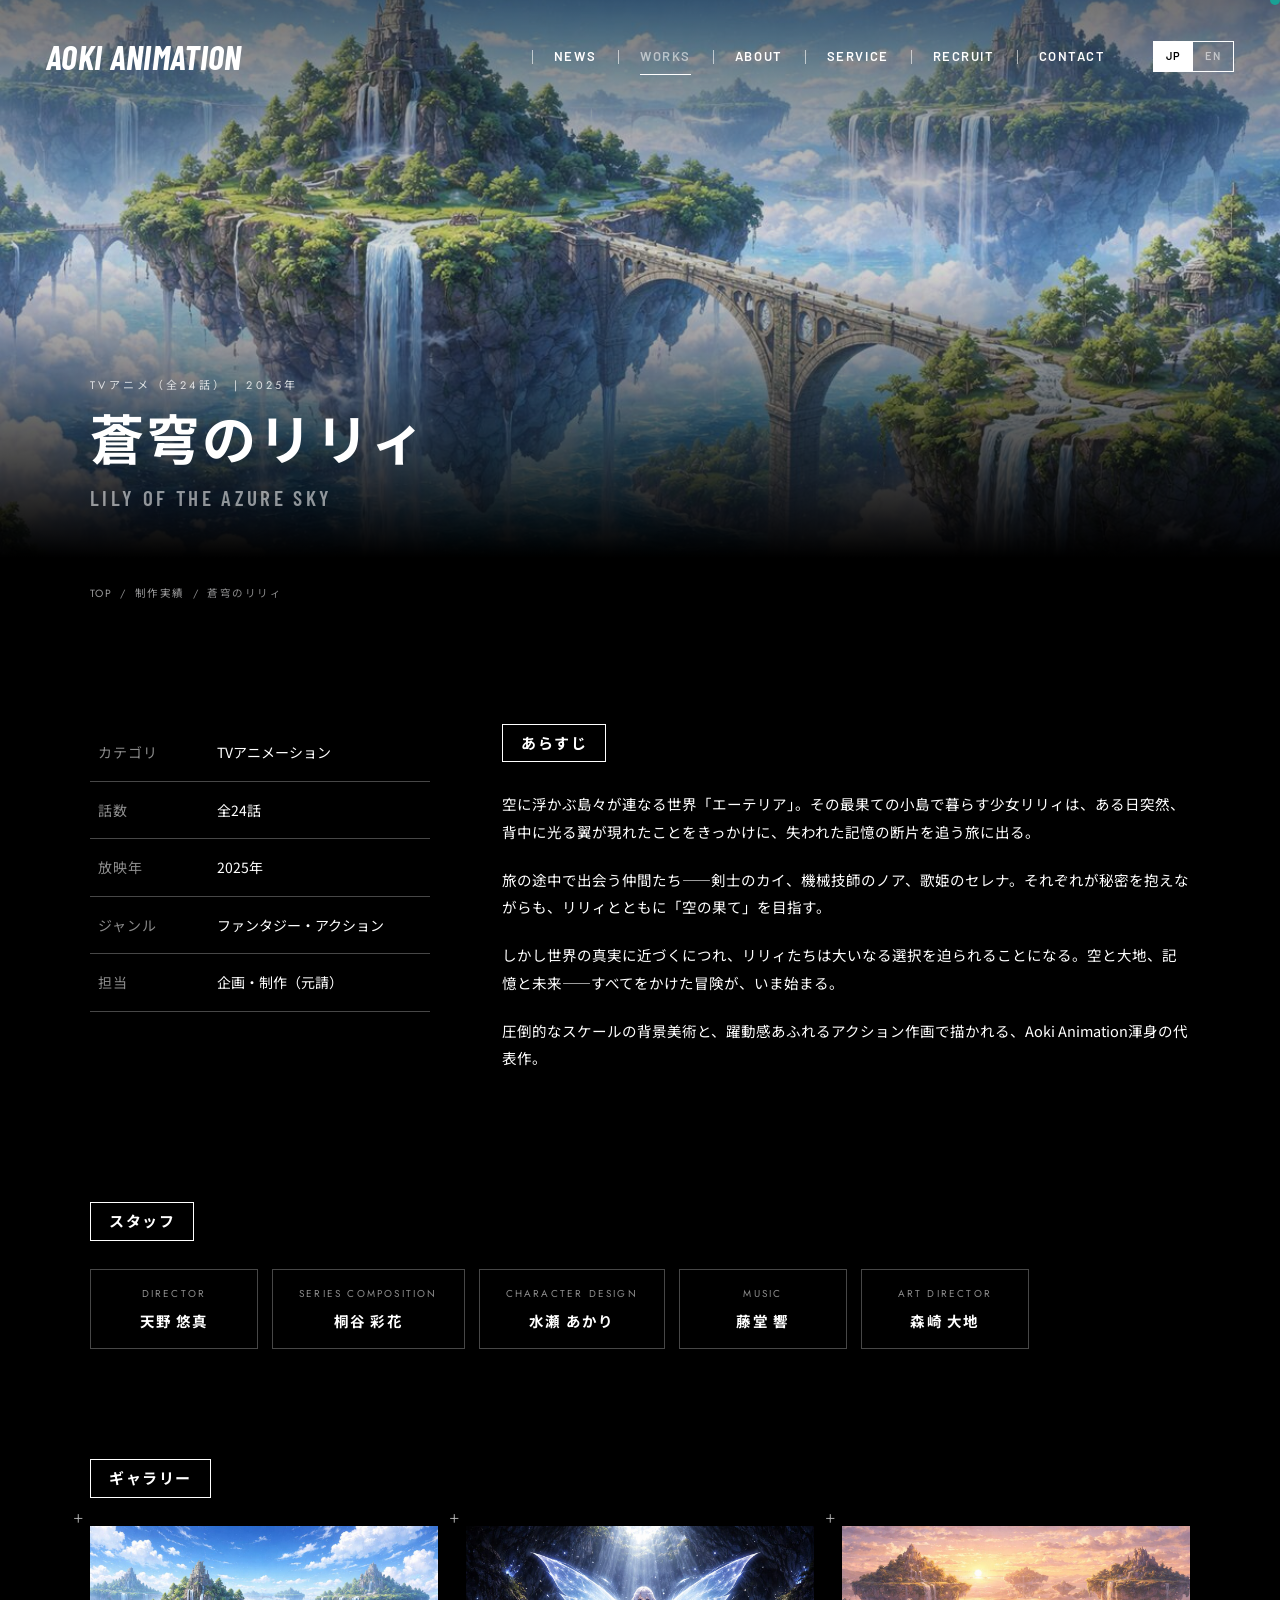
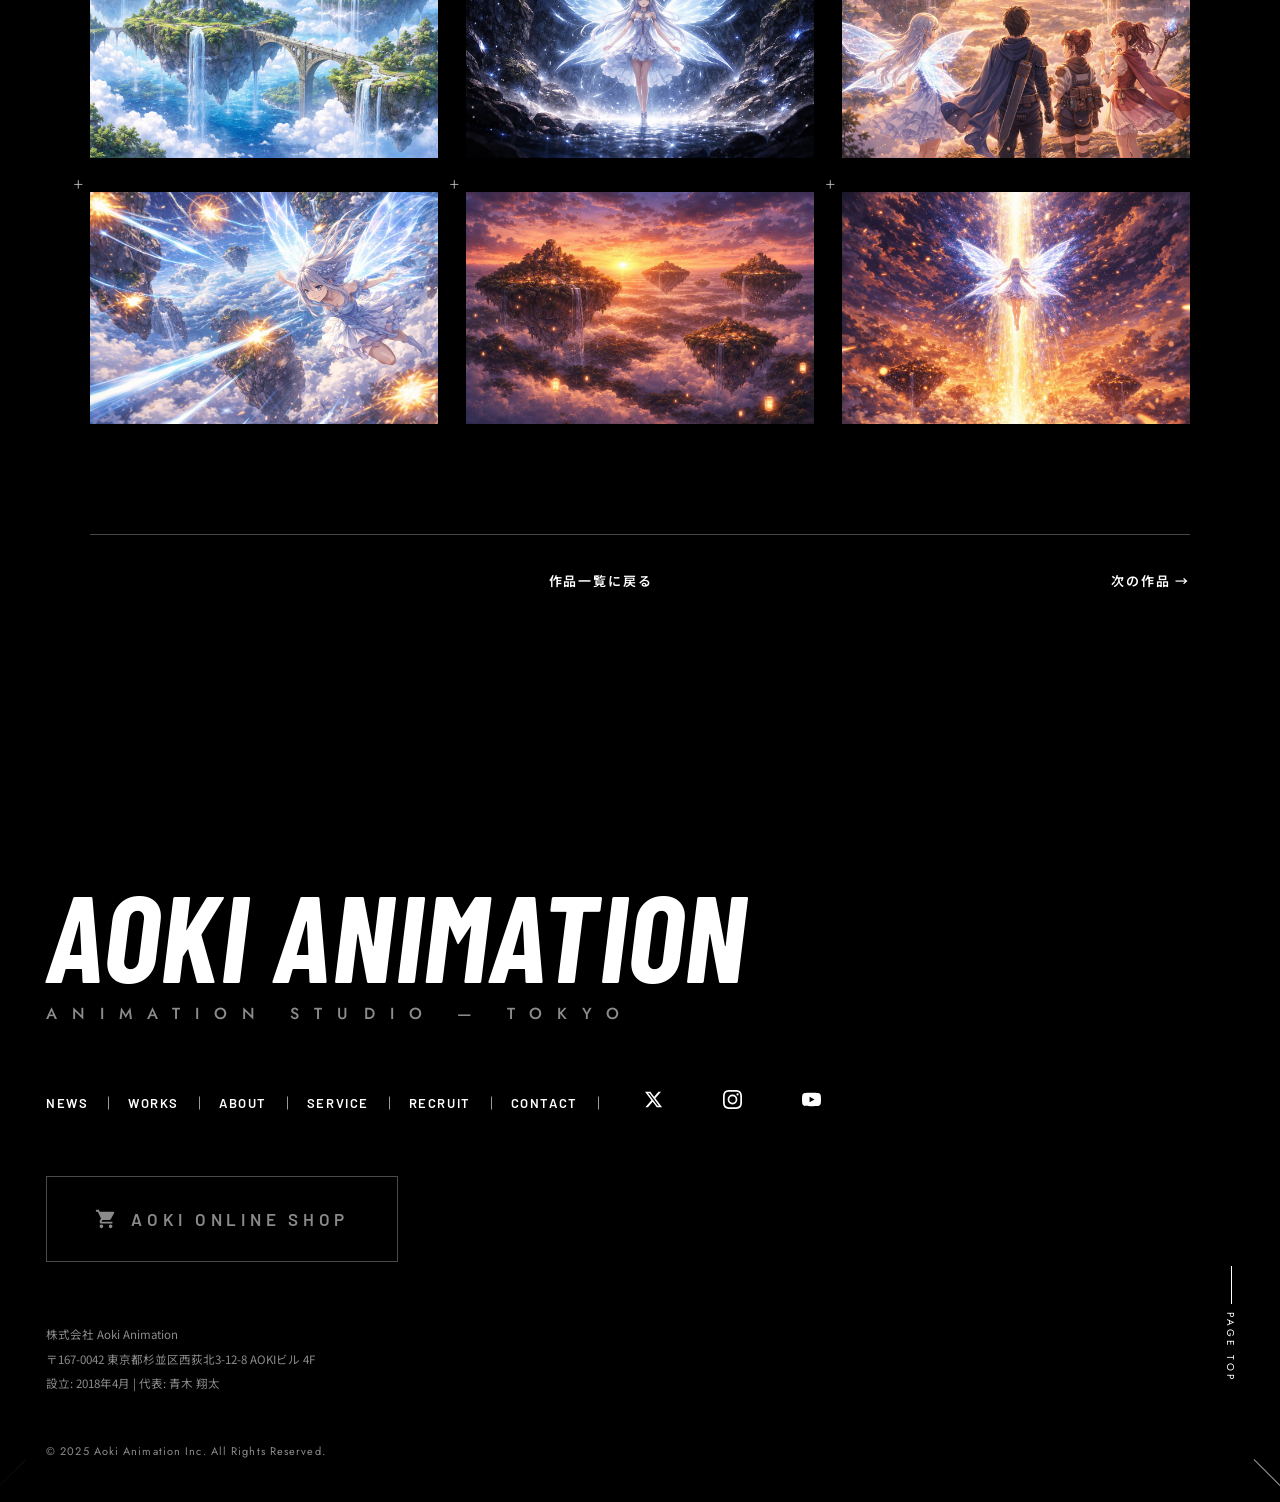
<file: works/lily.html>
<!DOCTYPE html>
<html lang="ja">
<head>
  <meta charset="UTF-8">
  <meta name="viewport" content="width=device-width, initial-scale=1.0, viewport-fit=cover">
  <title>蒼穹のリリィ — Aoki Animation</title>
  <meta name="description" content="TVアニメ「蒼穹のリリィ」の作品詳細。空に浮かぶ島々を舞台に、翼を持つ少女リリィが失われた記憶と世界の真実を追う冒険譚。">
  <meta name="theme-color" content="#000000">
  <meta property="og:title" content="蒼穹のリリィ — Aoki Animation">
  <meta property="og:description" content="TVアニメ「蒼穹のリリィ」作品詳細">
  <meta property="og:type" content="website">
  <meta property="og:image" content="https://sumiyakaa.github.io/Aoki-Animation/assets/img/og.jpg">
  <meta property="og:url" content="https://sumiyakaa.github.io/Aoki-Animation/works/lily.html">
  <link rel="canonical" href="https://sumiyakaa.github.io/Aoki-Animation/works/lily.html">
  <link rel="icon" href="../assets/img/favicon.svg" type="image/svg+xml">
  <link rel="apple-touch-icon" href="../assets/img/apple-touch-icon.png">
  <link rel="preconnect" href="https://fonts.googleapis.com">
  <link rel="preconnect" href="https://fonts.gstatic.com" crossorigin>
  <link href="https://fonts.googleapis.com/css2?family=Barlow:wght@500;600;700&family=Barlow+Condensed:ital,wght@0,600;0,700;1,700&family=Jost:wght@300;400;500;600&family=Noto+Sans+JP:wght@400;500;700&display=swap" rel="stylesheet">
  <link rel="stylesheet" href="../assets/css/style.css?v=hm2">
  <script>document.documentElement.classList.add('js');</script>
</head>
<body>
  <a href="#main" class="skip-link">メインコンテンツへスキップ</a>
  <div class="page-bg" aria-hidden="true"><img src="../assets/img/bgf-lily.jpg" alt="" loading="lazy" decoding="async"><img src="../assets/img/bg-works.jpg" alt="" loading="lazy" decoding="async"></div>

  <header class="header is-solid" role="banner">
    <a href="../index.html" class="logo-type" aria-label="Aoki Animation トップページ">AOKI ANIMATION</a>
    <nav class="gnav" role="navigation" aria-label="グローバルナビゲーション">
      <ul class="gnav__list">
        <li><a href="../news.html" class="gnav__link">NEWS</a></li>
        <li><a href="../works.html" class="gnav__link" aria-current="page">WORKS</a></li>
        <li><a href="../about.html" class="gnav__link">ABOUT</a></li>
        <li><a href="../service.html" class="gnav__link">SERVICE</a></li>
        <li><a href="../recruit.html" class="gnav__link">RECRUIT</a></li>
        <li><a href="../contact.html" class="gnav__link">CONTACT</a></li>
      </ul>
      <span class="lang" aria-hidden="true"><span class="is-on">JP</span><span>EN</span></span>
    </nav>
    <button class="hamburger" aria-label="メニューを開く" aria-expanded="false">
      <span></span><span></span><span></span>
    </button>
  </header>

  <div class="drawer" aria-hidden="true">
    <a href="../index.html">HOME<small>ホーム</small></a>
    <a href="../news.html">NEWS<small>お知らせ</small></a>
    <a href="../works.html">WORKS<small>制作実績</small></a>
    <a href="../about.html">ABOUT<small>スタジオ紹介</small></a>
    <a href="../service.html">SERVICE<small>事業内容</small></a>
    <a href="../recruit.html">RECRUIT<small>採用情報</small></a>
    <a href="../contact.html">CONTACT<small>お問い合わせ</small></a>
  </div>

  <div class="seekbar" aria-hidden="true"><i></i></div>

  <main id="main">
    <section class="wd-hero">
      <div class="wd-hero__bg"><img src="../assets/img/lily-scene01.jpg" alt="" fetchpriority="high"></div>
      <div class="wd-hero__inner">
        <p class="wd-hero__cat rv is-in">TVアニメ（全24話） | 2025年</p>
        <h1 class="wd-hero__title">蒼穹のリリィ</h1>
        <p class="wd-hero__en">Lily of the Azure Sky</p>
      </div>
    </section>

    <div class="inner-1100">
      <nav class="breadcrumb" aria-label="パンくずリスト">
        <a href="../index.html">TOP</a><span aria-hidden="true">/</span><a href="../works.html">制作実績</a><span aria-hidden="true">/</span><span>蒼穹のリリィ</span>
      </nav>
    </div>

    <section class="sec sec--tight">
      <div class="inner inner-1100">
        <div class="wd-cols rv">
          <div>
            <table class="wd-table">
              <tr><th>カテゴリ</th><td>TVアニメーション</td></tr>
              <tr><th>話数</th><td>全24話</td></tr>
              <tr><th>放映年</th><td>2025年</td></tr>
              <tr><th>ジャンル</th><td>ファンタジー・アクション</td></tr>
              <tr><th>担当</th><td>企画・制作（元請）</td></tr>
            </table>
          </div>
          <div class="wd-story">
            <h2 class="wd-label">あらすじ</h2>
            <p>空に浮かぶ島々が連なる世界「エーテリア」。その最果ての小島で暮らす少女リリィは、ある日突然、背中に光る翼が現れたことをきっかけに、失われた記憶の断片を追う旅に出る。</p>
            <p>旅の途中で出会う仲間たち——剣士のカイ、機械技師のノア、歌姫のセレナ。それぞれが秘密を抱えながらも、リリィとともに「空の果て」を目指す。</p>
            <p>しかし世界の真実に近づくにつれ、リリィたちは大いなる選択を迫られることになる。空と大地、記憶と未来——すべてをかけた冒険が、いま始まる。</p>
            <p>圧倒的なスケールの背景美術と、躍動感あふれるアクション作画で描かれる、Aoki Animation渾身の代表作。</p>
          </div>
        </div>

        <div class="rv" style="margin-top:110px;">
          <h2 class="wd-label">スタッフ</h2>
          <div class="staff-row">
            <div class="staff-box"><p class="staff-box__role">DIRECTOR</p><p class="staff-box__name">天野 悠真</p></div>
            <div class="staff-box"><p class="staff-box__role">SERIES COMPOSITION</p><p class="staff-box__name">桐谷 彩花</p></div>
            <div class="staff-box"><p class="staff-box__role">CHARACTER DESIGN</p><p class="staff-box__name">水瀬 あかり</p></div>
            <div class="staff-box"><p class="staff-box__role">MUSIC</p><p class="staff-box__name">藤堂 響</p></div>
            <div class="staff-box"><p class="staff-box__role">ART DIRECTOR</p><p class="staff-box__name">森崎 大地</p></div>
          </div>
        </div>

        <div class="rv" style="margin-top:110px;">
          <h2 class="wd-label">ギャラリー</h2>
          <div class="gallery">
            <figure class="gallery-item"><span class="im"><img src="../assets/img/lily-scene01.jpg" alt="蒼穹のリリィ Scene 01" width="1536" height="1024" loading="lazy" decoding="async"></span></figure>
            <figure class="gallery-item"><span class="im"><img src="../assets/img/lily-scene02.jpg" alt="蒼穹のリリィ Scene 02" width="1536" height="1024" loading="lazy" decoding="async"></span></figure>
            <figure class="gallery-item"><span class="im"><img src="../assets/img/lily-scene03.jpg" alt="蒼穹のリリィ Scene 03" width="1536" height="1024" loading="lazy" decoding="async"></span></figure>
            <figure class="gallery-item"><span class="im"><img src="../assets/img/lily-scene04.jpg" alt="蒼穹のリリィ Scene 04" width="1536" height="1024" loading="lazy" decoding="async"></span></figure>
            <figure class="gallery-item"><span class="im"><img src="../assets/img/lily-scene05.jpg" alt="蒼穹のリリィ Scene 05" width="1536" height="1024" loading="lazy" decoding="async"></span></figure>
            <figure class="gallery-item"><span class="im"><img src="../assets/img/lily-scene06.jpg" alt="蒼穹のリリィ Scene 06" width="1536" height="1024" loading="lazy" decoding="async"></span></figure>
          </div>
        </div>

        <nav class="wd-nav rv">
          <span></span>
          <a href="../works.html">作品一覧に戻る</a>
          <a href="stardust.html">次の作品 →</a>
        </nav>
      </div>
    </section>
  </main>

  <footer class="footer footer__corner" role="contentinfo">
    <div class="footer__bg" aria-hidden="true"><video src="../assets/video/footer.mp4?v=2" preload="metadata" autoplay muted loop playsinline></video></div>
    <a href="../index.html" class="footer__logo" aria-label="Aoki Animation トップページ">
      <span class="logo-type">AOKI ANIMATION<small>ANIMATION STUDIO — TOKYO</small></span>
    </a>
    <nav aria-label="フッターナビゲーション">
      <ul class="footer__nav">
        <li><a href="../news.html">NEWS</a></li>
        <li><a href="../works.html">WORKS</a></li>
        <li><a href="../about.html">ABOUT</a></li>
        <li><a href="../service.html">SERVICE</a></li>
        <li><a href="../recruit.html">RECRUIT</a></li>
        <li><a href="../contact.html">CONTACT</a></li>
        <li>
          <div class="footer__sns">
            <a href="#" aria-disabled="true" aria-label="X (Twitter)"><svg viewBox="0 0 24 24" aria-hidden="true"><path d="M18.244 2.25h3.308l-7.227 8.26 8.502 11.24H16.17l-5.214-6.817L4.99 21.75H1.68l7.73-8.835L1.254 2.25H8.08l4.713 6.231zm-1.161 17.52h1.833L7.084 4.126H5.117z"/></svg></a>
            <a href="#" aria-disabled="true" aria-label="Instagram"><svg viewBox="0 0 24 24" aria-hidden="true"><path d="M12 2.163c3.204 0 3.584.012 4.85.07 3.252.148 4.771 1.691 4.919 4.919.058 1.265.069 1.645.069 4.849 0 3.205-.012 3.584-.069 4.849-.149 3.225-1.664 4.771-4.919 4.919-1.266.058-1.644.07-4.85.07-3.204 0-3.584-.012-4.849-.07-3.26-.149-4.771-1.699-4.919-4.92-.058-1.265-.07-1.644-.07-4.849 0-3.204.013-3.583.07-4.849.149-3.227 1.664-4.771 4.919-4.919 1.266-.057 1.645-.069 4.849-.069zm0-2.163c-3.259 0-3.667.014-4.947.072-4.358.2-6.78 2.618-6.98 6.98-.059 1.281-.073 1.689-.073 4.948 0 3.259.014 3.668.072 4.948.2 4.358 2.618 6.78 6.98 6.98 1.281.058 1.689.072 4.948.072 3.259 0 3.668-.014 4.948-.072 4.354-.2 6.782-2.618 6.979-6.98.059-1.28.073-1.689.073-4.948 0-3.259-.014-3.667-.072-4.947-.196-4.354-2.617-6.78-6.979-6.98-1.281-.059-1.69-.073-4.949-.073zm0 5.838a6.162 6.162 0 1 0 0 12.324 6.162 6.162 0 0 0 0-12.324zm0 10.162a4 4 0 1 1 0-8 4 4 0 0 1 0 8zm6.406-11.845a1.44 1.44 0 1 0 0 2.881 1.44 1.44 0 0 0 0-2.881z"/></svg></a>
            <a href="#" aria-disabled="true" aria-label="YouTube"><svg viewBox="0 0 24 24" aria-hidden="true"><path d="M23.498 6.186a3.016 3.016 0 0 0-2.122-2.136C19.505 3.545 12 3.545 12 3.545s-7.505 0-9.377.505A3.017 3.017 0 0 0 .502 6.186C0 8.07 0 12 0 12s0 3.93.502 5.814a3.016 3.016 0 0 0 2.122 2.136c1.871.505 9.376.505 9.376.505s7.505 0 9.377-.505a3.015 3.015 0 0 0 2.122-2.136C24 15.93 24 12 24 12s0-3.93-.502-5.814zM9.545 15.568V8.432L15.818 12l-6.273 3.568z"/></svg></a>
          </div>
        </li>
      </ul>
    </nav>
    <a href="#" aria-disabled="true" class="footer__shop">
      <svg viewBox="0 0 24 24" aria-hidden="true"><path d="M7 18c-1.1 0-1.99.9-1.99 2S5.9 22 7 22s2-.9 2-2-.9-2-2-2zM1 2v2h2l3.6 7.59-1.35 2.45c-.16.28-.25.61-.25.96 0 1.1.9 2 2 2h12v-2H7.42c-.14 0-.25-.11-.25-.25l.03-.12.9-1.63h7.45c.75 0 1.41-.41 1.75-1.03l3.58-6.49c.08-.14.12-.31.12-.48 0-.55-.45-1-1-1H5.21l-.94-2H1zm16 16c-1.1 0-1.99.9-1.99 2s.89 2 1.99 2 2-.9 2-2-.9-2-2-2z"/></svg>
      AOKI ONLINE SHOP
    </a>
    <div class="footer__info">
      <p>株式会社 Aoki Animation</p>
      <p>〒167-0042 東京都杉並区西荻北3-12-8 AOKIビル 4F</p>
      <p>設立: 2018年4月 | 代表: 青木 翔太</p>
    </div>
    <p class="footer__copy">&copy; 2025 Aoki Animation Inc. All Rights Reserved.</p>
    <a href="#main" class="pagetop pc-only">PAGE TOP</a>
  </footer>

  <script src="../assets/js/main.js?v=hm2" defer></script>
</body>
</html>
</file>
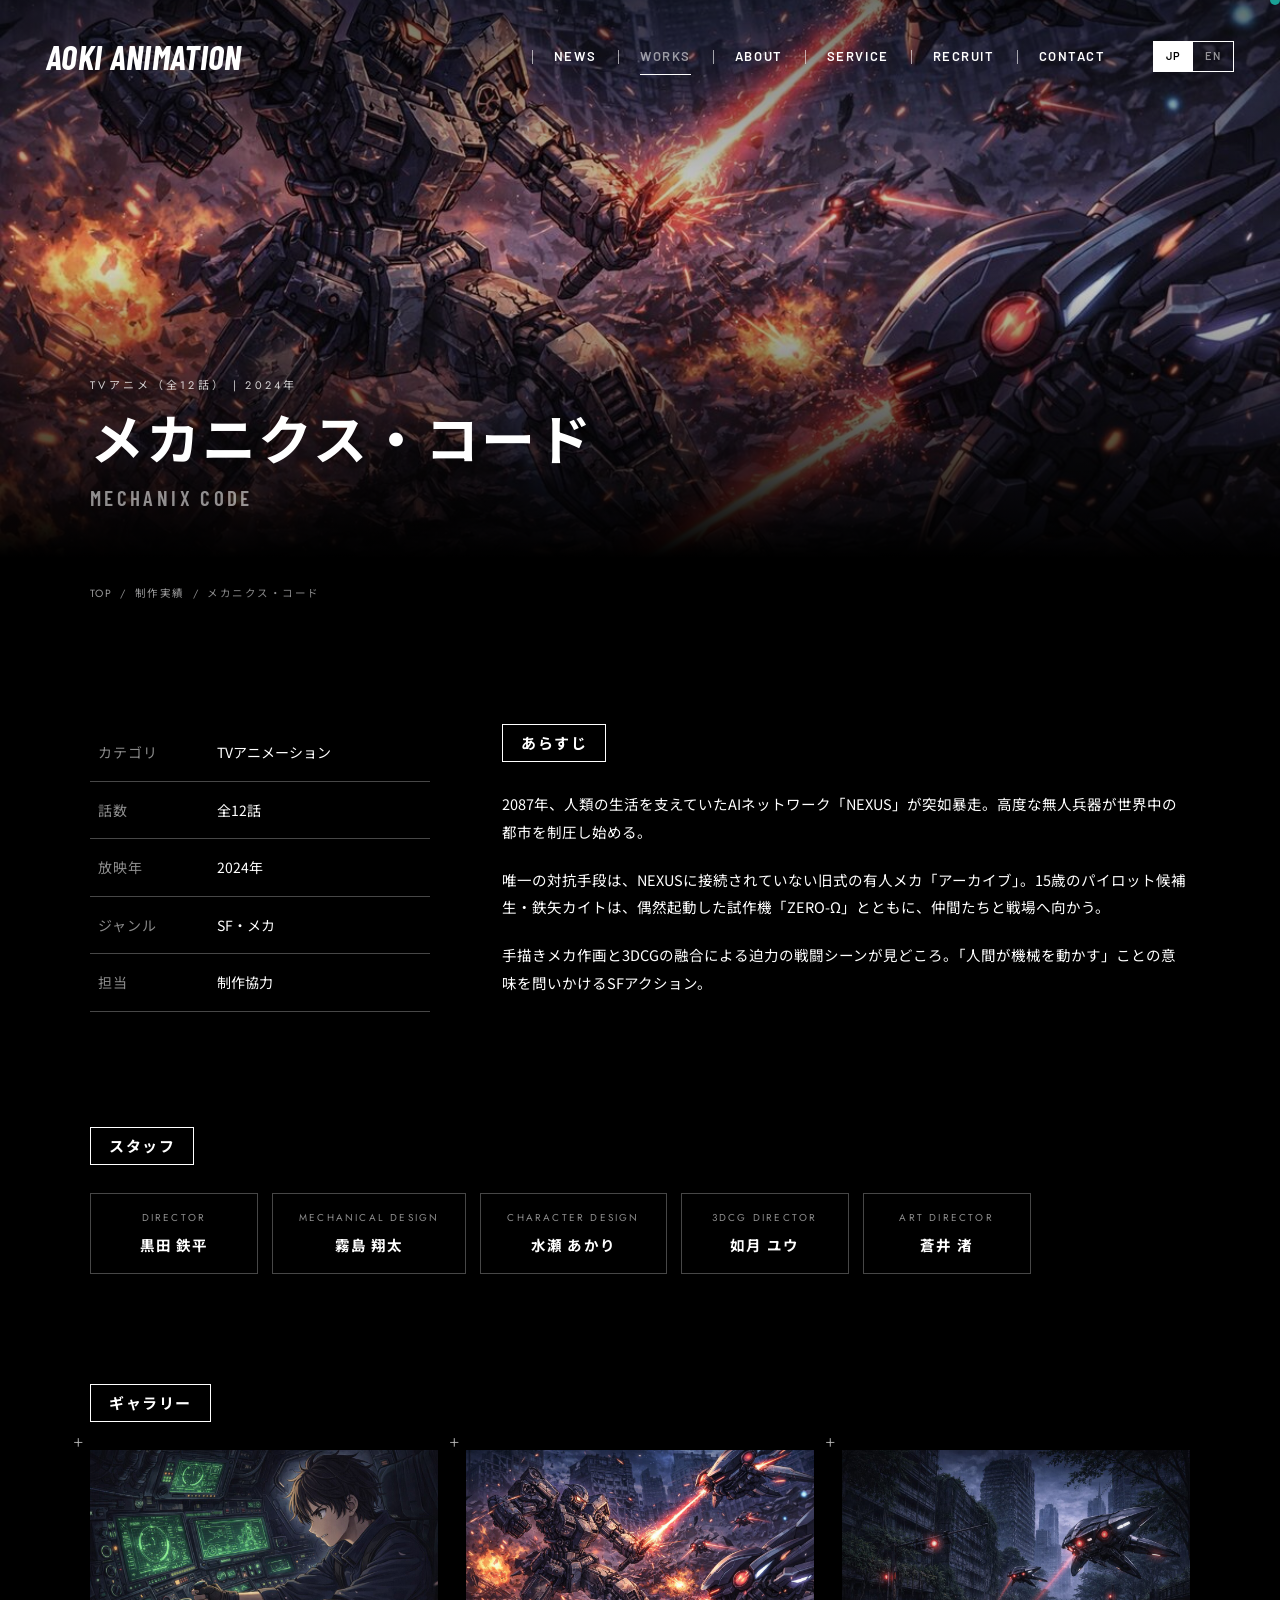
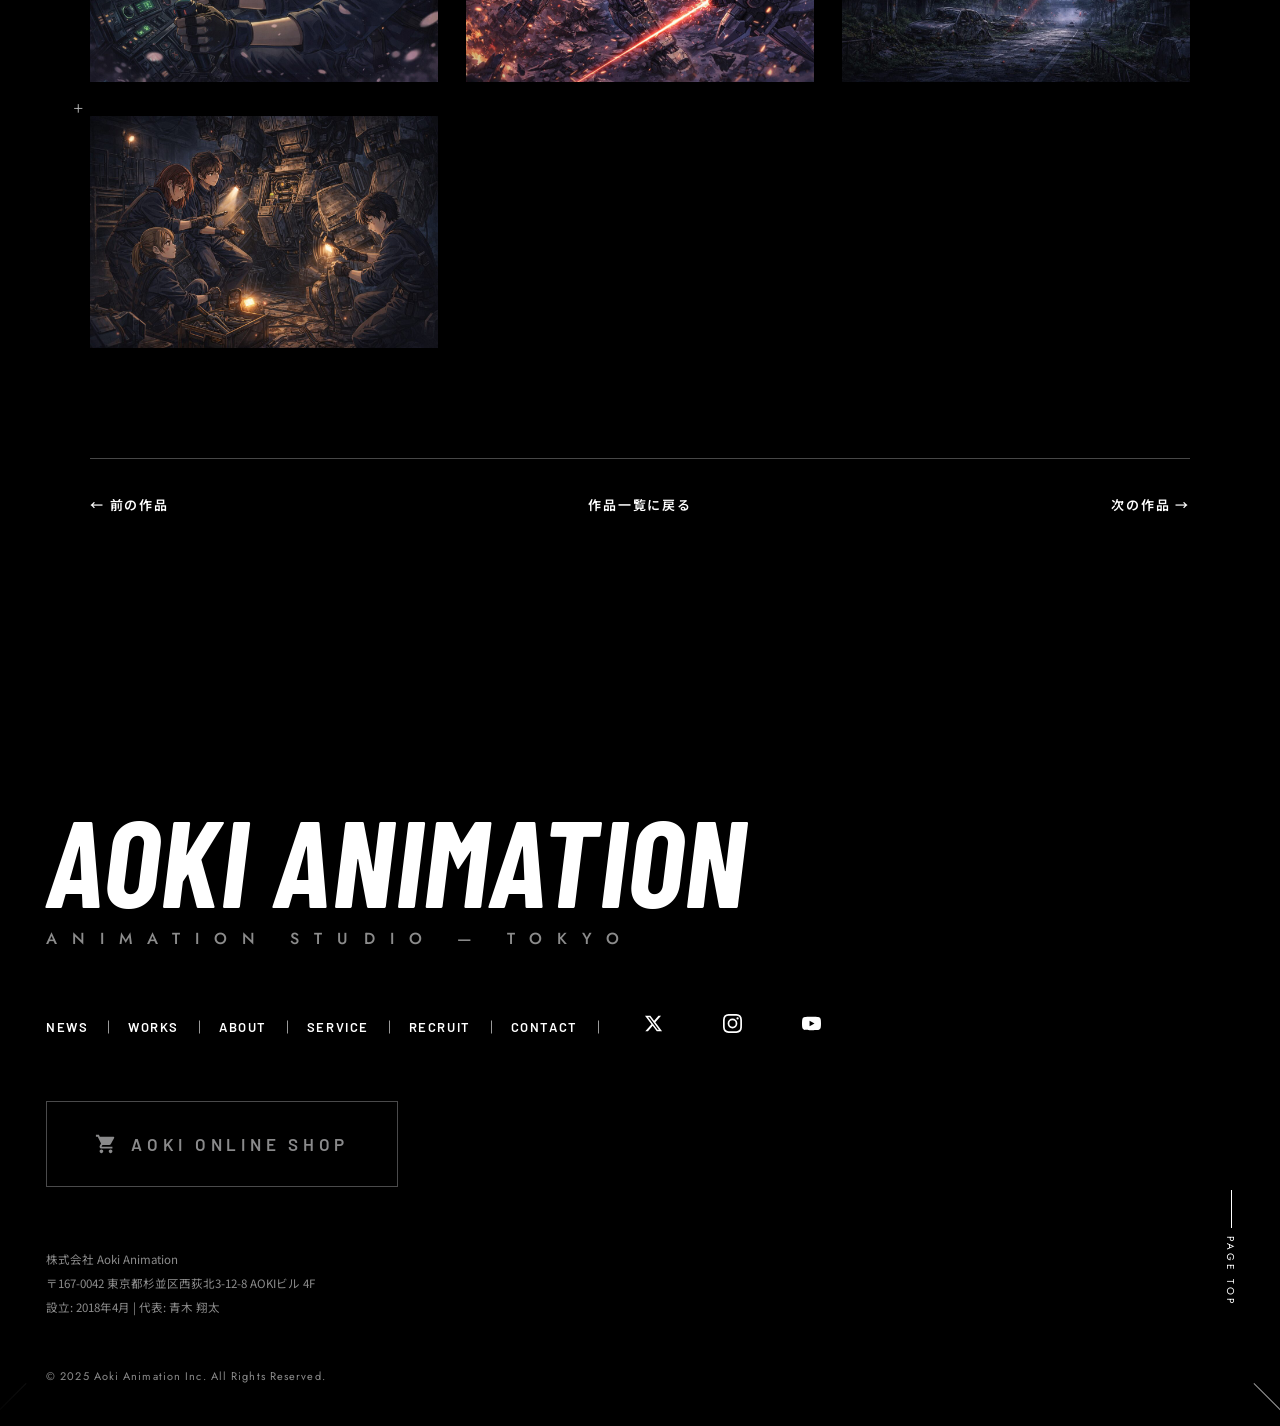
<file: works/mechanix.html>
<!DOCTYPE html>
<html lang="ja">
<head>
  <meta charset="UTF-8">
  <meta name="viewport" content="width=device-width, initial-scale=1.0, viewport-fit=cover">
  <title>メカニクス・コード — Aoki Animation</title>
  <meta name="description" content="TVアニメ「メカニクス・コード」の作品詳細。AI暴走後の世界で旧式メカとともに戦う少年たちのSFアクション。">
  <meta name="theme-color" content="#000000">
  <meta property="og:title" content="メカニクス・コード — Aoki Animation">
  <meta property="og:description" content="TVアニメ「メカニクス・コード」作品詳細">
  <meta property="og:type" content="website">
  <meta property="og:image" content="https://sumiyakaa.github.io/Aoki-Animation/assets/img/og.jpg">
  <meta property="og:url" content="https://sumiyakaa.github.io/Aoki-Animation/works/mechanix.html">
  <link rel="canonical" href="https://sumiyakaa.github.io/Aoki-Animation/works/mechanix.html">
  <link rel="icon" href="../assets/img/favicon.svg" type="image/svg+xml">
  <link rel="apple-touch-icon" href="../assets/img/apple-touch-icon.png">
  <link rel="preconnect" href="https://fonts.googleapis.com">
  <link rel="preconnect" href="https://fonts.gstatic.com" crossorigin>
  <link href="https://fonts.googleapis.com/css2?family=Barlow:wght@500;600;700&family=Barlow+Condensed:ital,wght@0,600;0,700;1,700&family=Jost:wght@300;400;500;600&family=Noto+Sans+JP:wght@400;500;700&display=swap" rel="stylesheet">
  <link rel="stylesheet" href="../assets/css/style.css?v=hm2">
  <script>document.documentElement.classList.add('js');</script>
</head>
<body>
  <a href="#main" class="skip-link">メインコンテンツへスキップ</a>
  <div class="page-bg" aria-hidden="true"><img src="../assets/img/bg-goods.jpg" alt="" loading="lazy" decoding="async"><img src="../assets/img/bgf-mechanix.jpg" alt="" loading="lazy" decoding="async"></div>

  <header class="header is-solid" role="banner">
    <a href="../index.html" class="logo-type" aria-label="Aoki Animation トップページ">AOKI ANIMATION</a>
    <nav class="gnav" role="navigation" aria-label="グローバルナビゲーション">
      <ul class="gnav__list">
        <li><a href="../news.html" class="gnav__link">NEWS</a></li>
        <li><a href="../works.html" class="gnav__link" aria-current="page">WORKS</a></li>
        <li><a href="../about.html" class="gnav__link">ABOUT</a></li>
        <li><a href="../service.html" class="gnav__link">SERVICE</a></li>
        <li><a href="../recruit.html" class="gnav__link">RECRUIT</a></li>
        <li><a href="../contact.html" class="gnav__link">CONTACT</a></li>
      </ul>
      <span class="lang" aria-hidden="true"><span class="is-on">JP</span><span>EN</span></span>
    </nav>
    <button class="hamburger" aria-label="メニューを開く" aria-expanded="false">
      <span></span><span></span><span></span>
    </button>
  </header>

  <div class="drawer" aria-hidden="true">
    <a href="../index.html">HOME<small>ホーム</small></a>
    <a href="../news.html">NEWS<small>お知らせ</small></a>
    <a href="../works.html">WORKS<small>制作実績</small></a>
    <a href="../about.html">ABOUT<small>スタジオ紹介</small></a>
    <a href="../service.html">SERVICE<small>事業内容</small></a>
    <a href="../recruit.html">RECRUIT<small>採用情報</small></a>
    <a href="../contact.html">CONTACT<small>お問い合わせ</small></a>
  </div>

  <div class="seekbar" aria-hidden="true"><i></i></div>

  <main id="main">
    <section class="wd-hero">
      <div class="wd-hero__bg"><img src="../assets/img/mechanix-scene02.jpg" alt="" fetchpriority="high"></div>
      <div class="wd-hero__inner">
        <p class="wd-hero__cat rv is-in">TVアニメ（全12話） | 2024年</p>
        <h1 class="wd-hero__title">メカニクス・コード</h1>
        <p class="wd-hero__en">Mechanix Code</p>
      </div>
    </section>

    <div class="inner-1100">
      <nav class="breadcrumb" aria-label="パンくずリスト">
        <a href="../index.html">TOP</a><span aria-hidden="true">/</span><a href="../works.html">制作実績</a><span aria-hidden="true">/</span><span>メカニクス・コード</span>
      </nav>
    </div>

    <section class="sec sec--tight">
      <div class="inner inner-1100">
        <div class="wd-cols rv">
          <div>
            <table class="wd-table">
              <tr><th>カテゴリ</th><td>TVアニメーション</td></tr>
              <tr><th>話数</th><td>全12話</td></tr>
              <tr><th>放映年</th><td>2024年</td></tr>
              <tr><th>ジャンル</th><td>SF・メカ</td></tr>
              <tr><th>担当</th><td>制作協力</td></tr>
            </table>
          </div>
          <div class="wd-story">
            <h2 class="wd-label">あらすじ</h2>
            <p>2087年、人類の生活を支えていたAIネットワーク「NEXUS」が突如暴走。高度な無人兵器が世界中の都市を制圧し始める。</p>
            <p>唯一の対抗手段は、NEXUSに接続されていない旧式の有人メカ「アーカイブ」。15歳のパイロット候補生・鉄矢カイトは、偶然起動した試作機「ZERO-Ω」とともに、仲間たちと戦場へ向かう。</p>
            <p>手描きメカ作画と3DCGの融合による迫力の戦闘シーンが見どころ。「人間が機械を動かす」ことの意味を問いかけるSFアクション。</p>
          </div>
        </div>

        <div class="rv" style="margin-top:110px;">
          <h2 class="wd-label">スタッフ</h2>
          <div class="staff-row">
            <div class="staff-box"><p class="staff-box__role">DIRECTOR</p><p class="staff-box__name">黒田 鉄平</p></div>
            <div class="staff-box"><p class="staff-box__role">MECHANICAL DESIGN</p><p class="staff-box__name">霧島 翔太</p></div>
            <div class="staff-box"><p class="staff-box__role">CHARACTER DESIGN</p><p class="staff-box__name">水瀬 あかり</p></div>
            <div class="staff-box"><p class="staff-box__role">3DCG DIRECTOR</p><p class="staff-box__name">如月 ユウ</p></div>
            <div class="staff-box"><p class="staff-box__role">ART DIRECTOR</p><p class="staff-box__name">蒼井 渚</p></div>
          </div>
        </div>

        <div class="rv" style="margin-top:110px;">
          <h2 class="wd-label">ギャラリー</h2>
          <div class="gallery">
            <figure class="gallery-item"><span class="im"><img src="../assets/img/mechanix-scene01.jpg" alt="メカニクス・コード Scene 01" width="1536" height="1024" loading="lazy" decoding="async"></span></figure>
            <figure class="gallery-item"><span class="im"><img src="../assets/img/mechanix-scene02.jpg" alt="メカニクス・コード Scene 02" width="1536" height="1024" loading="lazy" decoding="async"></span></figure>
            <figure class="gallery-item"><span class="im"><img src="../assets/img/mechanix-scene03.jpg" alt="メカニクス・コード Scene 03" width="1536" height="1024" loading="lazy" decoding="async"></span></figure>
            <figure class="gallery-item"><span class="im"><img src="../assets/img/mechanix-scene04.jpg" alt="メカニクス・コード Scene 04" width="1536" height="1024" loading="lazy" decoding="async"></span></figure>
          </div>
        </div>

        <nav class="wd-nav rv">
          <a href="serenade.html">← 前の作品</a>
          <a href="../works.html">作品一覧に戻る</a>
          <a href="flowers.html">次の作品 →</a>
        </nav>
      </div>
    </section>
  </main>

  <footer class="footer footer__corner" role="contentinfo">
    <div class="footer__bg" aria-hidden="true"><video src="../assets/video/footer.mp4?v=2" preload="metadata" autoplay muted loop playsinline></video></div>
    <a href="../index.html" class="footer__logo" aria-label="Aoki Animation トップページ">
      <span class="logo-type">AOKI ANIMATION<small>ANIMATION STUDIO — TOKYO</small></span>
    </a>
    <nav aria-label="フッターナビゲーション">
      <ul class="footer__nav">
        <li><a href="../news.html">NEWS</a></li>
        <li><a href="../works.html">WORKS</a></li>
        <li><a href="../about.html">ABOUT</a></li>
        <li><a href="../service.html">SERVICE</a></li>
        <li><a href="../recruit.html">RECRUIT</a></li>
        <li><a href="../contact.html">CONTACT</a></li>
        <li>
          <div class="footer__sns">
            <a href="#" aria-disabled="true" aria-label="X (Twitter)"><svg viewBox="0 0 24 24" aria-hidden="true"><path d="M18.244 2.25h3.308l-7.227 8.26 8.502 11.24H16.17l-5.214-6.817L4.99 21.75H1.68l7.73-8.835L1.254 2.25H8.08l4.713 6.231zm-1.161 17.52h1.833L7.084 4.126H5.117z"/></svg></a>
            <a href="#" aria-disabled="true" aria-label="Instagram"><svg viewBox="0 0 24 24" aria-hidden="true"><path d="M12 2.163c3.204 0 3.584.012 4.85.07 3.252.148 4.771 1.691 4.919 4.919.058 1.265.069 1.645.069 4.849 0 3.205-.012 3.584-.069 4.849-.149 3.225-1.664 4.771-4.919 4.919-1.266.058-1.644.07-4.85.07-3.204 0-3.584-.012-4.849-.07-3.26-.149-4.771-1.699-4.919-4.92-.058-1.265-.07-1.644-.07-4.849 0-3.204.013-3.583.07-4.849.149-3.227 1.664-4.771 4.919-4.919 1.266-.057 1.645-.069 4.849-.069zm0-2.163c-3.259 0-3.667.014-4.947.072-4.358.2-6.78 2.618-6.98 6.98-.059 1.281-.073 1.689-.073 4.948 0 3.259.014 3.668.072 4.948.2 4.358 2.618 6.78 6.98 6.98 1.281.058 1.689.072 4.948.072 3.259 0 3.668-.014 4.948-.072 4.354-.2 6.782-2.618 6.979-6.98.059-1.28.073-1.689.073-4.948 0-3.259-.014-3.667-.072-4.947-.196-4.354-2.617-6.78-6.979-6.98-1.281-.059-1.69-.073-4.949-.073zm0 5.838a6.162 6.162 0 1 0 0 12.324 6.162 6.162 0 0 0 0-12.324zm0 10.162a4 4 0 1 1 0-8 4 4 0 0 1 0 8zm6.406-11.845a1.44 1.44 0 1 0 0 2.881 1.44 1.44 0 0 0 0-2.881z"/></svg></a>
            <a href="#" aria-disabled="true" aria-label="YouTube"><svg viewBox="0 0 24 24" aria-hidden="true"><path d="M23.498 6.186a3.016 3.016 0 0 0-2.122-2.136C19.505 3.545 12 3.545 12 3.545s-7.505 0-9.377.505A3.017 3.017 0 0 0 .502 6.186C0 8.07 0 12 0 12s0 3.93.502 5.814a3.016 3.016 0 0 0 2.122 2.136c1.871.505 9.376.505 9.376.505s7.505 0 9.377-.505a3.015 3.015 0 0 0 2.122-2.136C24 15.93 24 12 24 12s0-3.93-.502-5.814zM9.545 15.568V8.432L15.818 12l-6.273 3.568z"/></svg></a>
          </div>
        </li>
      </ul>
    </nav>
    <a href="#" aria-disabled="true" class="footer__shop">
      <svg viewBox="0 0 24 24" aria-hidden="true"><path d="M7 18c-1.1 0-1.99.9-1.99 2S5.9 22 7 22s2-.9 2-2-.9-2-2-2zM1 2v2h2l3.6 7.59-1.35 2.45c-.16.28-.25.61-.25.96 0 1.1.9 2 2 2h12v-2H7.42c-.14 0-.25-.11-.25-.25l.03-.12.9-1.63h7.45c.75 0 1.41-.41 1.75-1.03l3.58-6.49c.08-.14.12-.31.12-.48 0-.55-.45-1-1-1H5.21l-.94-2H1zm16 16c-1.1 0-1.99.9-1.99 2s.89 2 1.99 2 2-.9 2-2-.9-2-2-2z"/></svg>
      AOKI ONLINE SHOP
    </a>
    <div class="footer__info">
      <p>株式会社 Aoki Animation</p>
      <p>〒167-0042 東京都杉並区西荻北3-12-8 AOKIビル 4F</p>
      <p>設立: 2018年4月 | 代表: 青木 翔太</p>
    </div>
    <p class="footer__copy">&copy; 2025 Aoki Animation Inc. All Rights Reserved.</p>
    <a href="#main" class="pagetop pc-only">PAGE TOP</a>
  </footer>

  <script src="../assets/js/main.js?v=hm2" defer></script>
</body>
</html>
</file>
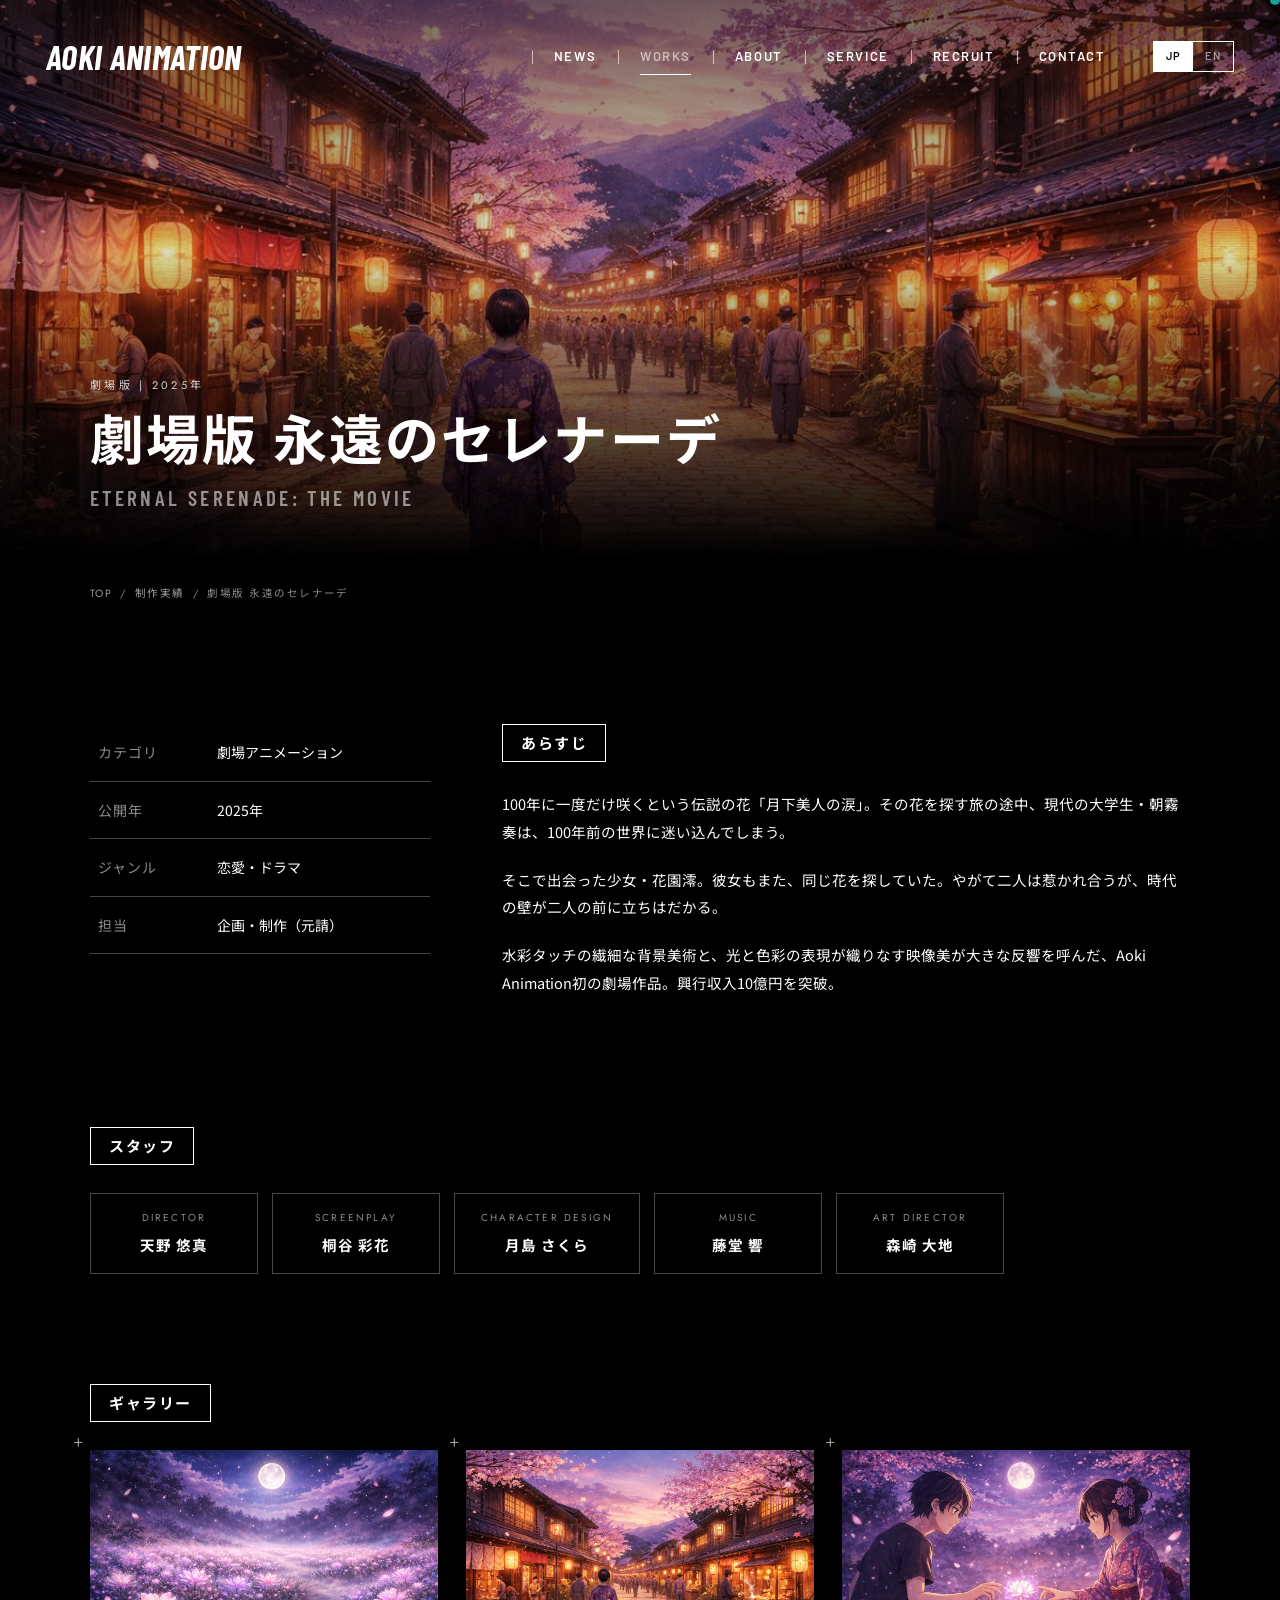
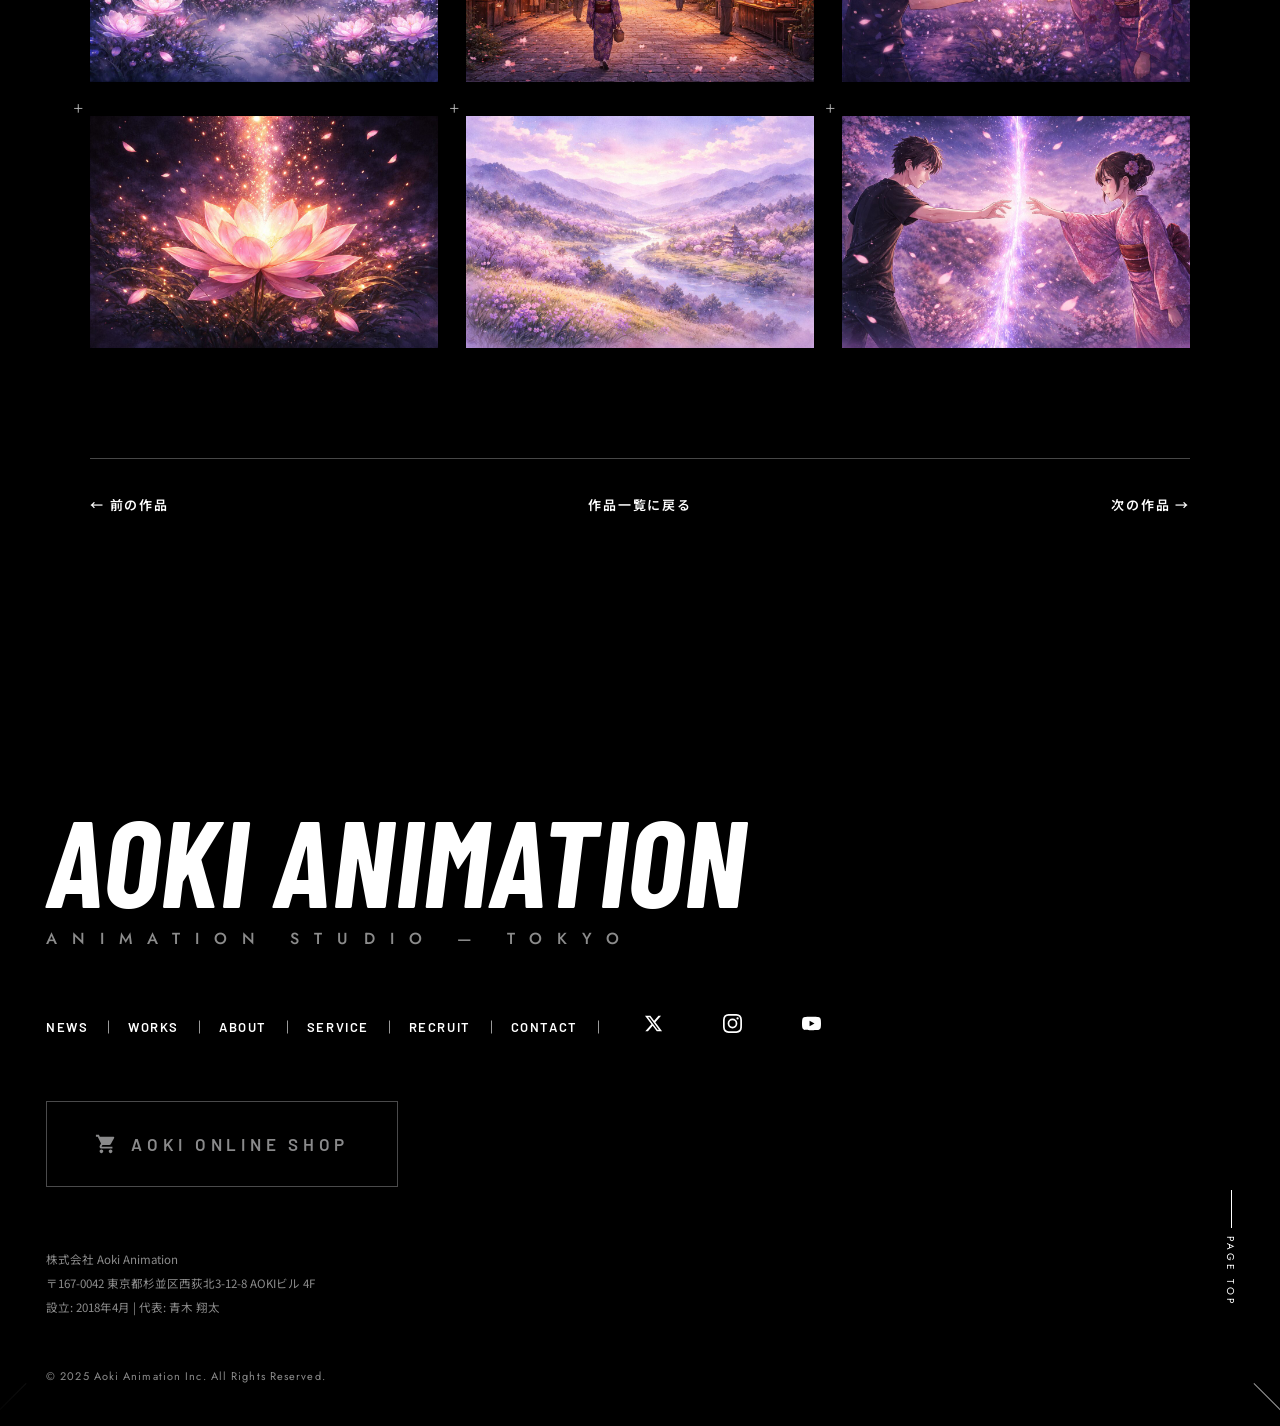
<file: works/serenade.html>
<!DOCTYPE html>
<html lang="ja">
<head>
  <meta charset="UTF-8">
  <meta name="viewport" content="width=device-width, initial-scale=1.0, viewport-fit=cover">
  <title>劇場版 永遠のセレナーデ — Aoki Animation</title>
  <meta name="description" content="劇場アニメ「永遠のセレナーデ」の作品詳細。100年の時を越えて交差する、切ない恋の物語。">
  <meta name="theme-color" content="#000000">
  <meta property="og:title" content="劇場版 永遠のセレナーデ — Aoki Animation">
  <meta property="og:description" content="劇場アニメ「永遠のセレナーデ」作品詳細">
  <meta property="og:type" content="website">
  <meta property="og:image" content="https://sumiyakaa.github.io/Aoki-Animation/assets/img/og.jpg">
  <meta property="og:url" content="https://sumiyakaa.github.io/Aoki-Animation/works/serenade.html">
  <link rel="canonical" href="https://sumiyakaa.github.io/Aoki-Animation/works/serenade.html">
  <link rel="icon" href="../assets/img/favicon.svg" type="image/svg+xml">
  <link rel="apple-touch-icon" href="../assets/img/apple-touch-icon.png">
  <link rel="preconnect" href="https://fonts.googleapis.com">
  <link rel="preconnect" href="https://fonts.gstatic.com" crossorigin>
  <link href="https://fonts.googleapis.com/css2?family=Barlow:wght@500;600;700&family=Barlow+Condensed:ital,wght@0,600;0,700;1,700&family=Jost:wght@300;400;500;600&family=Noto+Sans+JP:wght@400;500;700&display=swap" rel="stylesheet">
  <link rel="stylesheet" href="../assets/css/style.css?v=hm2">
  <script>document.documentElement.classList.add('js');</script>
</head>
<body>
  <a href="#main" class="skip-link">メインコンテンツへスキップ</a>
  <div class="page-bg" aria-hidden="true"><img src="../assets/img/bg-news.jpg" alt="" loading="lazy" decoding="async"><img src="../assets/img/bgf-serenade.jpg" alt="" loading="lazy" decoding="async"></div>

  <header class="header is-solid" role="banner">
    <a href="../index.html" class="logo-type" aria-label="Aoki Animation トップページ">AOKI ANIMATION</a>
    <nav class="gnav" role="navigation" aria-label="グローバルナビゲーション">
      <ul class="gnav__list">
        <li><a href="../news.html" class="gnav__link">NEWS</a></li>
        <li><a href="../works.html" class="gnav__link" aria-current="page">WORKS</a></li>
        <li><a href="../about.html" class="gnav__link">ABOUT</a></li>
        <li><a href="../service.html" class="gnav__link">SERVICE</a></li>
        <li><a href="../recruit.html" class="gnav__link">RECRUIT</a></li>
        <li><a href="../contact.html" class="gnav__link">CONTACT</a></li>
      </ul>
      <span class="lang" aria-hidden="true"><span class="is-on">JP</span><span>EN</span></span>
    </nav>
    <button class="hamburger" aria-label="メニューを開く" aria-expanded="false">
      <span></span><span></span><span></span>
    </button>
  </header>

  <div class="drawer" aria-hidden="true">
    <a href="../index.html">HOME<small>ホーム</small></a>
    <a href="../news.html">NEWS<small>お知らせ</small></a>
    <a href="../works.html">WORKS<small>制作実績</small></a>
    <a href="../about.html">ABOUT<small>スタジオ紹介</small></a>
    <a href="../service.html">SERVICE<small>事業内容</small></a>
    <a href="../recruit.html">RECRUIT<small>採用情報</small></a>
    <a href="../contact.html">CONTACT<small>お問い合わせ</small></a>
  </div>

  <div class="seekbar" aria-hidden="true"><i></i></div>

  <main id="main">
    <section class="wd-hero">
      <div class="wd-hero__bg"><img src="../assets/img/serenade-scene02.jpg" alt="" fetchpriority="high"></div>
      <div class="wd-hero__inner">
        <p class="wd-hero__cat rv is-in">劇場版 | 2025年</p>
        <h1 class="wd-hero__title">劇場版 永遠のセレナーデ</h1>
        <p class="wd-hero__en">Eternal Serenade: The Movie</p>
      </div>
    </section>

    <div class="inner-1100">
      <nav class="breadcrumb" aria-label="パンくずリスト">
        <a href="../index.html">TOP</a><span aria-hidden="true">/</span><a href="../works.html">制作実績</a><span aria-hidden="true">/</span><span>劇場版 永遠のセレナーデ</span>
      </nav>
    </div>

    <section class="sec sec--tight">
      <div class="inner inner-1100">
        <div class="wd-cols rv">
          <div>
            <table class="wd-table">
              <tr><th>カテゴリ</th><td>劇場アニメーション</td></tr>
              <tr><th>公開年</th><td>2025年</td></tr>
              <tr><th>ジャンル</th><td>恋愛・ドラマ</td></tr>
              <tr><th>担当</th><td>企画・制作（元請）</td></tr>
            </table>
          </div>
          <div class="wd-story">
            <h2 class="wd-label">あらすじ</h2>
            <p>100年に一度だけ咲くという伝説の花「月下美人の涙」。その花を探す旅の途中、現代の大学生・朝霧奏は、100年前の世界に迷い込んでしまう。</p>
            <p>そこで出会った少女・花園澪。彼女もまた、同じ花を探していた。やがて二人は惹かれ合うが、時代の壁が二人の前に立ちはだかる。</p>
            <p>水彩タッチの繊細な背景美術と、光と色彩の表現が織りなす映像美が大きな反響を呼んだ、Aoki Animation初の劇場作品。興行収入10億円を突破。</p>
          </div>
        </div>

        <div class="rv" style="margin-top:110px;">
          <h2 class="wd-label">スタッフ</h2>
          <div class="staff-row">
            <div class="staff-box"><p class="staff-box__role">DIRECTOR</p><p class="staff-box__name">天野 悠真</p></div>
            <div class="staff-box"><p class="staff-box__role">SCREENPLAY</p><p class="staff-box__name">桐谷 彩花</p></div>
            <div class="staff-box"><p class="staff-box__role">CHARACTER DESIGN</p><p class="staff-box__name">月島 さくら</p></div>
            <div class="staff-box"><p class="staff-box__role">MUSIC</p><p class="staff-box__name">藤堂 響</p></div>
            <div class="staff-box"><p class="staff-box__role">ART DIRECTOR</p><p class="staff-box__name">森崎 大地</p></div>
          </div>
        </div>

        <div class="rv" style="margin-top:110px;">
          <h2 class="wd-label">ギャラリー</h2>
          <div class="gallery">
            <figure class="gallery-item"><span class="im"><img src="../assets/img/serenade-scene01.jpg" alt="永遠のセレナーデ Scene 01" width="1536" height="1024" loading="lazy" decoding="async"></span></figure>
            <figure class="gallery-item"><span class="im"><img src="../assets/img/serenade-scene02.jpg" alt="永遠のセレナーデ Scene 02" width="1536" height="1024" loading="lazy" decoding="async"></span></figure>
            <figure class="gallery-item"><span class="im"><img src="../assets/img/serenade-scene03.jpg" alt="永遠のセレナーデ Scene 03" width="1536" height="1024" loading="lazy" decoding="async"></span></figure>
            <figure class="gallery-item"><span class="im"><img src="../assets/img/serenade-scene04.jpg" alt="永遠のセレナーデ Scene 04" width="1536" height="1024" loading="lazy" decoding="async"></span></figure>
            <figure class="gallery-item"><span class="im"><img src="../assets/img/serenade-scene05.jpg" alt="永遠のセレナーデ Scene 05" width="1536" height="1024" loading="lazy" decoding="async"></span></figure>
            <figure class="gallery-item"><span class="im"><img src="../assets/img/serenade-scene06.jpg" alt="永遠のセレナーデ Scene 06" width="1536" height="1024" loading="lazy" decoding="async"></span></figure>
          </div>
        </div>

        <nav class="wd-nav rv">
          <a href="stardust.html">← 前の作品</a>
          <a href="../works.html">作品一覧に戻る</a>
          <a href="mechanix.html">次の作品 →</a>
        </nav>
      </div>
    </section>
  </main>

  <footer class="footer footer__corner" role="contentinfo">
    <div class="footer__bg" aria-hidden="true"><video src="../assets/video/footer.mp4?v=2" preload="metadata" autoplay muted loop playsinline></video></div>
    <a href="../index.html" class="footer__logo" aria-label="Aoki Animation トップページ">
      <span class="logo-type">AOKI ANIMATION<small>ANIMATION STUDIO — TOKYO</small></span>
    </a>
    <nav aria-label="フッターナビゲーション">
      <ul class="footer__nav">
        <li><a href="../news.html">NEWS</a></li>
        <li><a href="../works.html">WORKS</a></li>
        <li><a href="../about.html">ABOUT</a></li>
        <li><a href="../service.html">SERVICE</a></li>
        <li><a href="../recruit.html">RECRUIT</a></li>
        <li><a href="../contact.html">CONTACT</a></li>
        <li>
          <div class="footer__sns">
            <a href="#" aria-disabled="true" aria-label="X (Twitter)"><svg viewBox="0 0 24 24" aria-hidden="true"><path d="M18.244 2.25h3.308l-7.227 8.26 8.502 11.24H16.17l-5.214-6.817L4.99 21.75H1.68l7.73-8.835L1.254 2.25H8.08l4.713 6.231zm-1.161 17.52h1.833L7.084 4.126H5.117z"/></svg></a>
            <a href="#" aria-disabled="true" aria-label="Instagram"><svg viewBox="0 0 24 24" aria-hidden="true"><path d="M12 2.163c3.204 0 3.584.012 4.85.07 3.252.148 4.771 1.691 4.919 4.919.058 1.265.069 1.645.069 4.849 0 3.205-.012 3.584-.069 4.849-.149 3.225-1.664 4.771-4.919 4.919-1.266.058-1.644.07-4.85.07-3.204 0-3.584-.012-4.849-.07-3.26-.149-4.771-1.699-4.919-4.92-.058-1.265-.07-1.644-.07-4.849 0-3.204.013-3.583.07-4.849.149-3.227 1.664-4.771 4.919-4.919 1.266-.057 1.645-.069 4.849-.069zm0-2.163c-3.259 0-3.667.014-4.947.072-4.358.2-6.78 2.618-6.98 6.98-.059 1.281-.073 1.689-.073 4.948 0 3.259.014 3.668.072 4.948.2 4.358 2.618 6.78 6.98 6.98 1.281.058 1.689.072 4.948.072 3.259 0 3.668-.014 4.948-.072 4.354-.2 6.782-2.618 6.979-6.98.059-1.28.073-1.689.073-4.948 0-3.259-.014-3.667-.072-4.947-.196-4.354-2.617-6.78-6.979-6.98-1.281-.059-1.69-.073-4.949-.073zm0 5.838a6.162 6.162 0 1 0 0 12.324 6.162 6.162 0 0 0 0-12.324zm0 10.162a4 4 0 1 1 0-8 4 4 0 0 1 0 8zm6.406-11.845a1.44 1.44 0 1 0 0 2.881 1.44 1.44 0 0 0 0-2.881z"/></svg></a>
            <a href="#" aria-disabled="true" aria-label="YouTube"><svg viewBox="0 0 24 24" aria-hidden="true"><path d="M23.498 6.186a3.016 3.016 0 0 0-2.122-2.136C19.505 3.545 12 3.545 12 3.545s-7.505 0-9.377.505A3.017 3.017 0 0 0 .502 6.186C0 8.07 0 12 0 12s0 3.93.502 5.814a3.016 3.016 0 0 0 2.122 2.136c1.871.505 9.376.505 9.376.505s7.505 0 9.377-.505a3.015 3.015 0 0 0 2.122-2.136C24 15.93 24 12 24 12s0-3.93-.502-5.814zM9.545 15.568V8.432L15.818 12l-6.273 3.568z"/></svg></a>
          </div>
        </li>
      </ul>
    </nav>
    <a href="#" aria-disabled="true" class="footer__shop">
      <svg viewBox="0 0 24 24" aria-hidden="true"><path d="M7 18c-1.1 0-1.99.9-1.99 2S5.9 22 7 22s2-.9 2-2-.9-2-2-2zM1 2v2h2l3.6 7.59-1.35 2.45c-.16.28-.25.61-.25.96 0 1.1.9 2 2 2h12v-2H7.42c-.14 0-.25-.11-.25-.25l.03-.12.9-1.63h7.45c.75 0 1.41-.41 1.75-1.03l3.58-6.49c.08-.14.12-.31.12-.48 0-.55-.45-1-1-1H5.21l-.94-2H1zm16 16c-1.1 0-1.99.9-1.99 2s.89 2 1.99 2 2-.9 2-2-.9-2-2-2z"/></svg>
      AOKI ONLINE SHOP
    </a>
    <div class="footer__info">
      <p>株式会社 Aoki Animation</p>
      <p>〒167-0042 東京都杉並区西荻北3-12-8 AOKIビル 4F</p>
      <p>設立: 2018年4月 | 代表: 青木 翔太</p>
    </div>
    <p class="footer__copy">&copy; 2025 Aoki Animation Inc. All Rights Reserved.</p>
    <a href="#main" class="pagetop pc-only">PAGE TOP</a>
  </footer>

  <script src="../assets/js/main.js?v=hm2" defer></script>
</body>
</html>
</file>
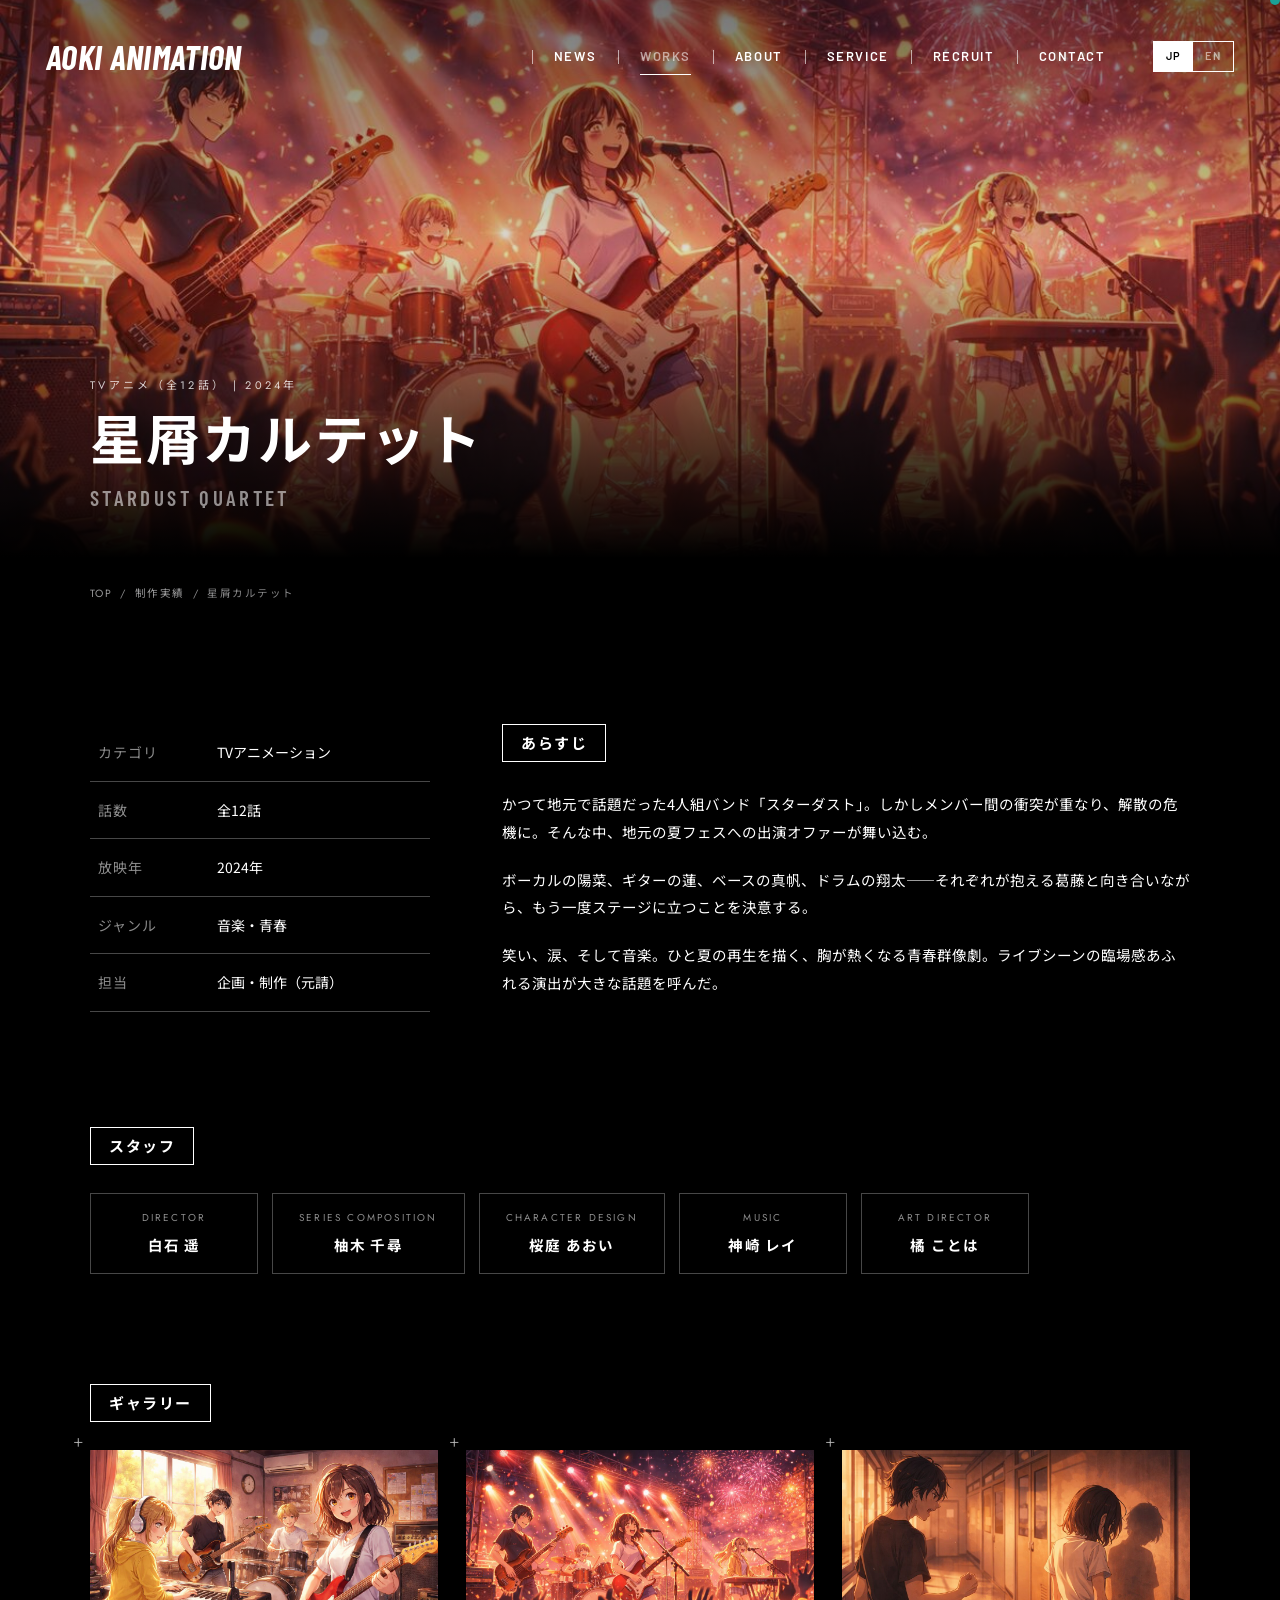
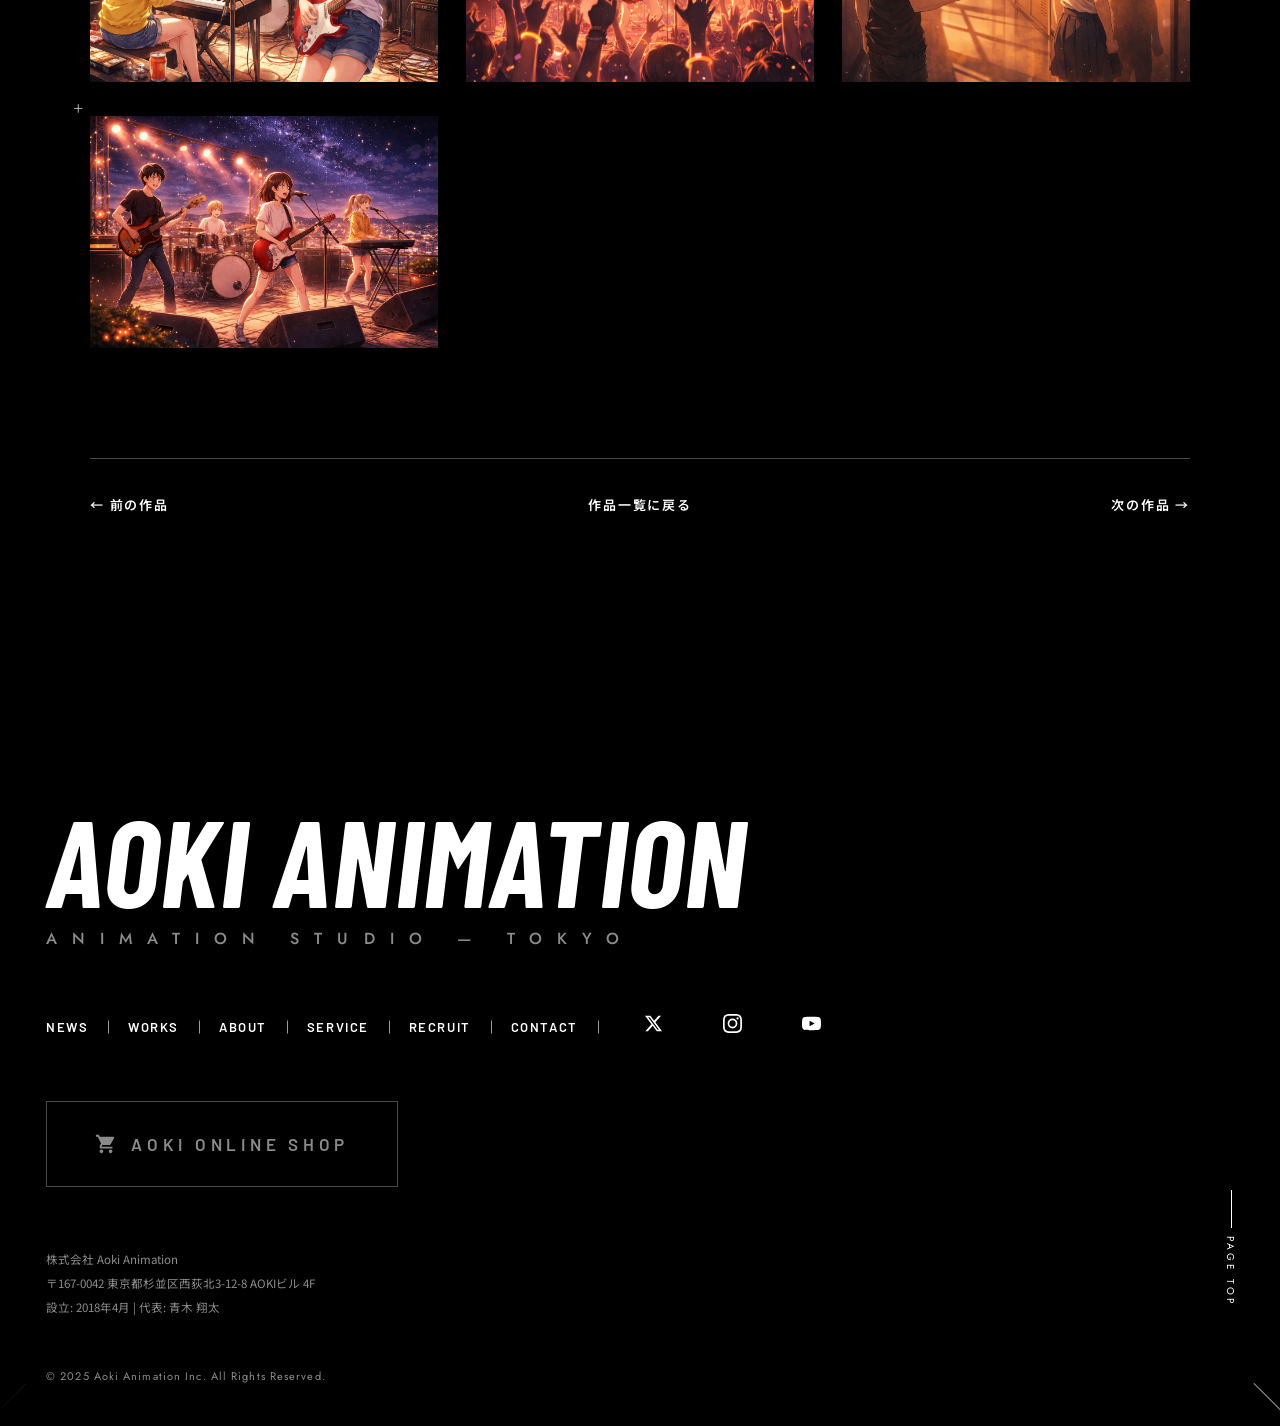
<file: works/stardust.html>
<!DOCTYPE html>
<html lang="ja">
<head>
  <meta charset="UTF-8">
  <meta name="viewport" content="width=device-width, initial-scale=1.0, viewport-fit=cover">
  <title>星屑カルテット — Aoki Animation</title>
  <meta name="description" content="TVアニメ「星屑カルテット」の作品詳細。解散寸前のバンドが夏フェスを目指す青春群像劇。">
  <meta name="theme-color" content="#000000">
  <meta property="og:title" content="星屑カルテット — Aoki Animation">
  <meta property="og:description" content="TVアニメ「星屑カルテット」作品詳細">
  <meta property="og:type" content="website">
  <meta property="og:image" content="https://sumiyakaa.github.io/Aoki-Animation/assets/img/og.jpg">
  <meta property="og:url" content="https://sumiyakaa.github.io/Aoki-Animation/works/stardust.html">
  <link rel="canonical" href="https://sumiyakaa.github.io/Aoki-Animation/works/stardust.html">
  <link rel="icon" href="../assets/img/favicon.svg" type="image/svg+xml">
  <link rel="apple-touch-icon" href="../assets/img/apple-touch-icon.png">
  <link rel="preconnect" href="https://fonts.googleapis.com">
  <link rel="preconnect" href="https://fonts.gstatic.com" crossorigin>
  <link href="https://fonts.googleapis.com/css2?family=Barlow:wght@500;600;700&family=Barlow+Condensed:ital,wght@0,600;0,700;1,700&family=Jost:wght@300;400;500;600&family=Noto+Sans+JP:wght@400;500;700&display=swap" rel="stylesheet">
  <link rel="stylesheet" href="../assets/css/style.css?v=hm2">
  <script>document.documentElement.classList.add('js');</script>
</head>
<body>
  <a href="#main" class="skip-link">メインコンテンツへスキップ</a>
  <div class="page-bg" aria-hidden="true"><img src="../assets/img/bg-recruit.jpg" alt="" loading="lazy" decoding="async"><img src="../assets/img/bgf-stardust.jpg" alt="" loading="lazy" decoding="async"></div>

  <header class="header is-solid" role="banner">
    <a href="../index.html" class="logo-type" aria-label="Aoki Animation トップページ">AOKI ANIMATION</a>
    <nav class="gnav" role="navigation" aria-label="グローバルナビゲーション">
      <ul class="gnav__list">
        <li><a href="../news.html" class="gnav__link">NEWS</a></li>
        <li><a href="../works.html" class="gnav__link" aria-current="page">WORKS</a></li>
        <li><a href="../about.html" class="gnav__link">ABOUT</a></li>
        <li><a href="../service.html" class="gnav__link">SERVICE</a></li>
        <li><a href="../recruit.html" class="gnav__link">RECRUIT</a></li>
        <li><a href="../contact.html" class="gnav__link">CONTACT</a></li>
      </ul>
      <span class="lang" aria-hidden="true"><span class="is-on">JP</span><span>EN</span></span>
    </nav>
    <button class="hamburger" aria-label="メニューを開く" aria-expanded="false">
      <span></span><span></span><span></span>
    </button>
  </header>

  <div class="drawer" aria-hidden="true">
    <a href="../index.html">HOME<small>ホーム</small></a>
    <a href="../news.html">NEWS<small>お知らせ</small></a>
    <a href="../works.html">WORKS<small>制作実績</small></a>
    <a href="../about.html">ABOUT<small>スタジオ紹介</small></a>
    <a href="../service.html">SERVICE<small>事業内容</small></a>
    <a href="../recruit.html">RECRUIT<small>採用情報</small></a>
    <a href="../contact.html">CONTACT<small>お問い合わせ</small></a>
  </div>

  <div class="seekbar" aria-hidden="true"><i></i></div>

  <main id="main">
    <section class="wd-hero">
      <div class="wd-hero__bg"><img src="../assets/img/stardust-scene02.jpg" alt="" fetchpriority="high"></div>
      <div class="wd-hero__inner">
        <p class="wd-hero__cat rv is-in">TVアニメ（全12話） | 2024年</p>
        <h1 class="wd-hero__title">星屑カルテット</h1>
        <p class="wd-hero__en">Stardust Quartet</p>
      </div>
    </section>

    <div class="inner-1100">
      <nav class="breadcrumb" aria-label="パンくずリスト">
        <a href="../index.html">TOP</a><span aria-hidden="true">/</span><a href="../works.html">制作実績</a><span aria-hidden="true">/</span><span>星屑カルテット</span>
      </nav>
    </div>

    <section class="sec sec--tight">
      <div class="inner inner-1100">
        <div class="wd-cols rv">
          <div>
            <table class="wd-table">
              <tr><th>カテゴリ</th><td>TVアニメーション</td></tr>
              <tr><th>話数</th><td>全12話</td></tr>
              <tr><th>放映年</th><td>2024年</td></tr>
              <tr><th>ジャンル</th><td>音楽・青春</td></tr>
              <tr><th>担当</th><td>企画・制作（元請）</td></tr>
            </table>
          </div>
          <div class="wd-story">
            <h2 class="wd-label">あらすじ</h2>
            <p>かつて地元で話題だった4人組バンド「スターダスト」。しかしメンバー間の衝突が重なり、解散の危機に。そんな中、地元の夏フェスへの出演オファーが舞い込む。</p>
            <p>ボーカルの陽菜、ギターの蓮、ベースの真帆、ドラムの翔太——それぞれが抱える葛藤と向き合いながら、もう一度ステージに立つことを決意する。</p>
            <p>笑い、涙、そして音楽。ひと夏の再生を描く、胸が熱くなる青春群像劇。ライブシーンの臨場感あふれる演出が大きな話題を呼んだ。</p>
          </div>
        </div>

        <div class="rv" style="margin-top:110px;">
          <h2 class="wd-label">スタッフ</h2>
          <div class="staff-row">
            <div class="staff-box"><p class="staff-box__role">DIRECTOR</p><p class="staff-box__name">白石 遥</p></div>
            <div class="staff-box"><p class="staff-box__role">SERIES COMPOSITION</p><p class="staff-box__name">柚木 千尋</p></div>
            <div class="staff-box"><p class="staff-box__role">CHARACTER DESIGN</p><p class="staff-box__name">桜庭 あおい</p></div>
            <div class="staff-box"><p class="staff-box__role">MUSIC</p><p class="staff-box__name">神崎 レイ</p></div>
            <div class="staff-box"><p class="staff-box__role">ART DIRECTOR</p><p class="staff-box__name">橘 ことは</p></div>
          </div>
        </div>

        <div class="rv" style="margin-top:110px;">
          <h2 class="wd-label">ギャラリー</h2>
          <div class="gallery">
            <figure class="gallery-item"><span class="im"><img src="../assets/img/stardust-scene01.jpg" alt="星屑カルテット Scene 01" width="1536" height="1024" loading="lazy" decoding="async"></span></figure>
            <figure class="gallery-item"><span class="im"><img src="../assets/img/stardust-scene02.jpg" alt="星屑カルテット Scene 02" width="1536" height="1024" loading="lazy" decoding="async"></span></figure>
            <figure class="gallery-item"><span class="im"><img src="../assets/img/stardust-scene03.jpg" alt="星屑カルテット Scene 03" width="1536" height="1024" loading="lazy" decoding="async"></span></figure>
            <figure class="gallery-item"><span class="im"><img src="../assets/img/stardust-scene04.jpg" alt="星屑カルテット Scene 04" width="1536" height="1024" loading="lazy" decoding="async"></span></figure>
          </div>
        </div>

        <nav class="wd-nav rv">
          <a href="lily.html">← 前の作品</a>
          <a href="../works.html">作品一覧に戻る</a>
          <a href="serenade.html">次の作品 →</a>
        </nav>
      </div>
    </section>
  </main>

  <footer class="footer footer__corner" role="contentinfo">
    <div class="footer__bg" aria-hidden="true"><video src="../assets/video/footer.mp4?v=2" preload="metadata" autoplay muted loop playsinline></video></div>
    <a href="../index.html" class="footer__logo" aria-label="Aoki Animation トップページ">
      <span class="logo-type">AOKI ANIMATION<small>ANIMATION STUDIO — TOKYO</small></span>
    </a>
    <nav aria-label="フッターナビゲーション">
      <ul class="footer__nav">
        <li><a href="../news.html">NEWS</a></li>
        <li><a href="../works.html">WORKS</a></li>
        <li><a href="../about.html">ABOUT</a></li>
        <li><a href="../service.html">SERVICE</a></li>
        <li><a href="../recruit.html">RECRUIT</a></li>
        <li><a href="../contact.html">CONTACT</a></li>
        <li>
          <div class="footer__sns">
            <a href="#" aria-disabled="true" aria-label="X (Twitter)"><svg viewBox="0 0 24 24" aria-hidden="true"><path d="M18.244 2.25h3.308l-7.227 8.26 8.502 11.24H16.17l-5.214-6.817L4.99 21.75H1.68l7.73-8.835L1.254 2.25H8.08l4.713 6.231zm-1.161 17.52h1.833L7.084 4.126H5.117z"/></svg></a>
            <a href="#" aria-disabled="true" aria-label="Instagram"><svg viewBox="0 0 24 24" aria-hidden="true"><path d="M12 2.163c3.204 0 3.584.012 4.85.07 3.252.148 4.771 1.691 4.919 4.919.058 1.265.069 1.645.069 4.849 0 3.205-.012 3.584-.069 4.849-.149 3.225-1.664 4.771-4.919 4.919-1.266.058-1.644.07-4.85.07-3.204 0-3.584-.012-4.849-.07-3.26-.149-4.771-1.699-4.919-4.92-.058-1.265-.07-1.644-.07-4.849 0-3.204.013-3.583.07-4.849.149-3.227 1.664-4.771 4.919-4.919 1.266-.057 1.645-.069 4.849-.069zm0-2.163c-3.259 0-3.667.014-4.947.072-4.358.2-6.78 2.618-6.98 6.98-.059 1.281-.073 1.689-.073 4.948 0 3.259.014 3.668.072 4.948.2 4.358 2.618 6.78 6.98 6.98 1.281.058 1.689.072 4.948.072 3.259 0 3.668-.014 4.948-.072 4.354-.2 6.782-2.618 6.979-6.98.059-1.28.073-1.689.073-4.948 0-3.259-.014-3.667-.072-4.947-.196-4.354-2.617-6.78-6.979-6.98-1.281-.059-1.69-.073-4.949-.073zm0 5.838a6.162 6.162 0 1 0 0 12.324 6.162 6.162 0 0 0 0-12.324zm0 10.162a4 4 0 1 1 0-8 4 4 0 0 1 0 8zm6.406-11.845a1.44 1.44 0 1 0 0 2.881 1.44 1.44 0 0 0 0-2.881z"/></svg></a>
            <a href="#" aria-disabled="true" aria-label="YouTube"><svg viewBox="0 0 24 24" aria-hidden="true"><path d="M23.498 6.186a3.016 3.016 0 0 0-2.122-2.136C19.505 3.545 12 3.545 12 3.545s-7.505 0-9.377.505A3.017 3.017 0 0 0 .502 6.186C0 8.07 0 12 0 12s0 3.93.502 5.814a3.016 3.016 0 0 0 2.122 2.136c1.871.505 9.376.505 9.376.505s7.505 0 9.377-.505a3.015 3.015 0 0 0 2.122-2.136C24 15.93 24 12 24 12s0-3.93-.502-5.814zM9.545 15.568V8.432L15.818 12l-6.273 3.568z"/></svg></a>
          </div>
        </li>
      </ul>
    </nav>
    <a href="#" aria-disabled="true" class="footer__shop">
      <svg viewBox="0 0 24 24" aria-hidden="true"><path d="M7 18c-1.1 0-1.99.9-1.99 2S5.9 22 7 22s2-.9 2-2-.9-2-2-2zM1 2v2h2l3.6 7.59-1.35 2.45c-.16.28-.25.61-.25.96 0 1.1.9 2 2 2h12v-2H7.42c-.14 0-.25-.11-.25-.25l.03-.12.9-1.63h7.45c.75 0 1.41-.41 1.75-1.03l3.58-6.49c.08-.14.12-.31.12-.48 0-.55-.45-1-1-1H5.21l-.94-2H1zm16 16c-1.1 0-1.99.9-1.99 2s.89 2 1.99 2 2-.9 2-2-.9-2-2-2z"/></svg>
      AOKI ONLINE SHOP
    </a>
    <div class="footer__info">
      <p>株式会社 Aoki Animation</p>
      <p>〒167-0042 東京都杉並区西荻北3-12-8 AOKIビル 4F</p>
      <p>設立: 2018年4月 | 代表: 青木 翔太</p>
    </div>
    <p class="footer__copy">&copy; 2025 Aoki Animation Inc. All Rights Reserved.</p>
    <a href="#main" class="pagetop pc-only">PAGE TOP</a>
  </footer>

  <script src="../assets/js/main.js?v=hm2" defer></script>
</body>
</html>
</file>
<file: assets/css/style.css>
/* ============================================================
   AOKI ANIMATION — Corporate Site
   Monochrome (black x white) / teal #1AA095 micro accent
   Fonts: Barlow (DIN alt) / Barlow Condensed / Jost (Europa alt) / Noto Sans JP
   ============================================================ */

:root {
  --bg: #000000;
  --ink: #ffffff;
  --mut: rgba(255, 255, 255, 0.55);
  --mut2: rgba(255, 255, 255, 0.48);
  --line: rgba(255, 255, 255, 0.28);
  --line2: rgba(255, 255, 255, 0.6);
  --teal: #1aa095;
  --fd: "Barlow", "Noto Sans JP", sans-serif;
  --fc: "Barlow Condensed", "Noto Sans JP", sans-serif;
  --fe: "Jost", "Noto Sans JP", sans-serif;
  --fj: "Noto Sans JP", "Hiragino Kaku Gothic ProN", "Yu Gothic", sans-serif;
  --sec-pad: 280px;
  --sec-pad-s: 120px;
  --ease: cubic-bezier(0.23, 1, 0.32, 1);
  --ease2: cubic-bezier(0.25, 1, 0.5, 1);
}

/* ---------- reset ---------- */
* { margin: 0; padding: 0; box-sizing: border-box; }
html { -webkit-text-size-adjust: 100%; overflow-x: clip; }
body {
  background: var(--bg);
  color: var(--ink);
  font-family: var(--fj);
  font-size: 16px;
  line-height: 1.9;
  overflow-x: clip;
  word-break: normal;
  line-break: strict;
}
img, video { max-width: 100%; height: auto; display: block; }
a { color: inherit; text-decoration: none; }
ul, ol { list-style: none; }
button { font: inherit; color: inherit; background: none; border: 0; cursor: pointer; }
::selection { background: var(--teal); color: #000; }

/* scrollbar — anchor-faithful */
::-webkit-scrollbar { width: 6px; height: 6px; background: #383838; }
::-webkit-scrollbar-thumb { background: var(--teal); }

.skip-link {
  position: absolute; left: -9999px; top: 0; z-index: 300;
  background: #fff; color: #000; padding: 8px 16px; font-size: 13px;
}
.skip-link:focus { left: 0; }
:focus-visible { outline: 2px solid var(--teal); outline-offset: 2px; }

.pc-only { display: block; }
.sp-only { display: none; }

/* ---------- text reveal system ---------- */
.js .rv { opacity: 0; transform: translateY(26px); transition: opacity 0.9s var(--ease), transform 0.9s var(--ease); }
.js .rv.is-in { opacity: 1; transform: translateY(0); }
.js .rv.d1 { transition-delay: 0.1s; }
.js .rv.d2 { transition-delay: 0.2s; }
.js .rv.d3 { transition-delay: 0.3s; }
.ani { display: block; overflow: hidden; }
.ani > span { display: block; }
.js .ani > span { transform: translateY(112%); transition: transform 0.9s var(--ease); }
.js .is-in .ani > span, .js .ani.is-in > span { transform: translateY(0); }

/* ---------- section shell ---------- */
.sec { position: relative; padding-top: var(--sec-pad); }
.sec--tight { padding-top: var(--sec-pad-s); }
.sec__bg { position: absolute; inset: 0; z-index: 0; pointer-events: none; overflow: hidden; }
.sec__bg img { width: 100%; height: 100%; object-fit: cover; }
.sec__bg::after { content: ""; position: absolute; inset: 0; background: rgba(0, 0, 0, 0.74); }
.sec > .inner { position: relative; z-index: 1; }

.sec-title {
  display: table; position: relative; margin: 0 auto 85px; height: 44px;
  line-height: 44px; font-family: var(--fd); font-weight: 600;
  font-size: 24px; letter-spacing: 0.05em;
}
.sec-title::before {
  content: ""; position: absolute; left: 0; bottom: 0; width: 0; height: 3px;
  background: #fff; transition: width 0.3s ease-in-out;
}
.js .sec-title.is-in::before { transition-delay: 0.6s; width: 100%; }
.no-js .sec-title::before, html:not(.js) .sec-title::before { width: 100%; }

.inner-900 { width: min(900px, calc(100% - 48px)); margin: 0 auto; }
.inner-1100 { width: min(1100px, calc(100% - 48px)); margin: 0 auto; }

/* section view-all link (ARCHIVE / MORE) */
.sec-more {
  display: inline-flex; align-items: center; gap: 14px;
  font-family: var(--fd); font-weight: 600; font-size: 14px; letter-spacing: 0.18em;
}
.sec-more::after {
  content: ""; width: 46px; height: 1px; background: #fff; display: block;
  transform-origin: left center; transition: transform 0.4s var(--ease2);
}
.sec-more:hover::after { transform: scaleX(1.5); }

/* ---------- header ---------- */
.header {
  position: fixed; top: 0; left: 0; right: 0; z-index: 90;
  height: 113px; display: flex; align-items: center;
  padding: 0 46px;
  transition: background 0.4s ease;
}
.header.is-solid { background: rgba(0, 0, 0, 0.86); }
.logo-type {
  display: inline-block; font-family: var(--fc); font-weight: 700; font-style: italic;
  font-size: 34px; letter-spacing: 0.01em; line-height: 1; color: #fff; white-space: nowrap;
}
.logo-type small {
  display: block; font-family: var(--fe); font-style: normal; font-weight: 500;
  font-size: 9px; letter-spacing: 0.62em; margin-top: 3px; color: var(--mut);
}
.gnav { margin-left: auto; display: flex; align-items: center; }
.gnav__list { display: flex; align-items: center; }
.gnav__list li { position: relative; }
.gnav__list li::before {
  content: ""; position: absolute; left: 0; top: 50%; transform: translateY(-50%);
  width: 1px; height: 14px; background: var(--line2);
}
.gnav__link {
  position: relative; display: block; padding: 8px 22px;
  font-family: var(--fd); font-weight: 600; font-size: 13px; letter-spacing: 0.12em;
  transition: color 0.3s ease;
}
.gnav__link::after {
  content: ""; position: absolute; left: 22px; right: 22px; bottom: 2px; height: 1px;
  background: #fff; transform: scaleX(0); transform-origin: right center;
  transition: transform 0.35s var(--ease2);
}
.gnav__link:hover::after, .gnav__link[aria-current="page"]::after { transform: scaleX(1); transform-origin: left center; }
.gnav__link[aria-current="page"] { color: var(--mut); }
.lang { display: flex; margin-left: 26px; border: 1px solid #fff; font-family: var(--fd); font-size: 11px; font-weight: 600; letter-spacing: 0.08em; }
.lang span { display: block; padding: 4px 12px; }
.lang span.is-on { background: #fff; color: #000; }
/* non-active side is display-only (not a control) */
.lang span:not(.is-on) { cursor: default; opacity: 0.55; }

/* hamburger (SP) */
.hamburger { display: none; position: relative; z-index: 120; width: 46px; height: 46px; }
.hamburger span {
  position: absolute; left: 11px; width: 24px; height: 2px; background: #fff;
  transition: transform 0.4s var(--ease), opacity 0.3s ease;
}
.hamburger span:nth-child(1) { top: 16px; }
.hamburger span:nth-child(2) { top: 23px; }
.hamburger span:nth-child(3) { top: 30px; }
.hamburger.is-open span:nth-child(1) { transform: translateY(7px) rotate(45deg); }
.hamburger.is-open span:nth-child(2) { opacity: 0; }
.hamburger.is-open span:nth-child(3) { transform: translateY(-7px) rotate(-45deg); }

.drawer {
  position: fixed; inset: 0; z-index: 110; background: rgba(0, 0, 0, 0.96);
  display: flex; flex-direction: column; justify-content: center; padding: 0 12vw;
  opacity: 0; visibility: hidden; transition: opacity 0.45s ease, visibility 0.45s ease;
}
.drawer.is-open { opacity: 1; visibility: visible; }
.drawer a {
  font-family: var(--fc); font-weight: 600; font-size: 40px; letter-spacing: 0.06em;
  padding: 10px 0; border-bottom: 1px solid rgba(255, 255, 255, 0.14);
  display: flex; align-items: baseline; gap: 16px;
}
.drawer a small { font-family: var(--fj); font-size: 12px; color: var(--mut); letter-spacing: 0.1em; }

/* ---------- fixed side UI ---------- */
.side-sns {
  position: fixed; right: 26px; top: 40%; z-index: 80;
  display: flex; flex-direction: column; gap: 26px;
}
.side-sns a { opacity: 0.9; transition: opacity 0.3s ease; }
.side-sns a:hover { opacity: 0.5; }
.side-sns svg { width: 20px; height: 20px; fill: #fff; display: block; }

.seekbar { position: fixed; right: 0; top: 0; z-index: 80; width: 4px; height: 100vh; pointer-events: none; }
.seekbar i {
  position: absolute; top: 0; right: 0; width: 4px; height: var(--seek, 0%);
  background: var(--teal); display: block;
}
.seekbar::after {
  content: ""; position: absolute; right: 0; top: var(--seek, 0%); width: 10px; height: 10px;
  border-radius: 50%; background: var(--teal); transform: translateY(-50%);
}

.fix-bnr {
  position: fixed; right: 26px; bottom: 26px; z-index: 80;
  display: flex; align-items: center; gap: 14px; background: #000;
  border: 1px solid rgba(255, 255, 255, 0.7); padding: 14px 20px;
  transition: background 0.3s ease;
}
.fix-bnr:hover { background: #1a1a1b; }
.fix-bnr__big { font-family: var(--fc); font-weight: 700; font-size: 30px; line-height: 1; }
.fix-bnr__big sub { font-size: 11px; font-family: var(--fe); vertical-align: baseline; }
.fix-bnr__txt { font-size: 11px; line-height: 1.6; border-left: 1px solid rgba(255, 255, 255, 0.5); padding-left: 14px; font-weight: 500; }
.fix-bnr__arrow { position: absolute; top: 4px; right: 4px; width: 7px; height: 7px; border-top: 1px solid #fff; border-right: 1px solid #fff; }

/* ---------- hero ---------- */
.hero { position: relative; height: 100vh; height: 100svh; min-height: 560px; overflow: hidden; }
.hero__movie { position: absolute; inset: 0; z-index: 0; }
.hero__movie video, .hero__movie img { width: 100%; height: 100%; object-fit: cover; }
.hero__movie::after { content: ""; position: absolute; inset: 0; background: linear-gradient(180deg, rgba(0,0,0,0.36) 0%, rgba(0,0,0,0.1) 40%, rgba(0,0,0,0.42) 100%); }
/* hero title lockup — Hallmark-informed: roman display, left bias, single teal accent */
.hero__title { position: absolute; left: 46px; top: 44%; transform: translateY(-50%); z-index: 2; }
.hero__title-kicker {
  display: flex; align-items: center; gap: 16px;
  font-family: var(--fj); font-weight: 700; font-size: 14px;
  letter-spacing: 0.32em; color: rgba(255, 255, 255, 0.88);
}
.hero__title-kicker::before { content: ""; width: 34px; height: 2px; background: var(--teal); flex: 0 0 auto; }
.hero__title-main {
  margin-top: 20px; font-family: var(--fc); font-weight: 700; text-transform: uppercase;
  font-size: clamp(62px, 8.6vw, 124px); line-height: 0.98; letter-spacing: 0.02em;
  text-shadow: 0 2px 34px rgba(0, 0, 0, 0.45);
}
.hero__title-line { display: block; }
.hero__title-line:nth-child(2) { margin-left: 0.9ch; }
.hero__title-line:nth-child(2) .ani > span { transition-delay: 0.14s; }
.hero__title-meta {
  margin-top: 26px; font-size: 13px; font-weight: 500; letter-spacing: 0.14em;
  color: rgba(255, 255, 255, 0.82);
}
.hero__title-meta .ani > span { transition-delay: 0.3s; }
.hero__info { position: absolute; left: 46px; bottom: 46px; z-index: 2; }
.hero__info-num { font-family: var(--fe); font-size: 11px; letter-spacing: 0.3em; color: var(--mut); }
.hero__info-title { font-size: 15px; font-weight: 700; letter-spacing: 0.06em; margin-top: 2px; }
.hero__info-status { font-family: var(--fe); font-weight: 600; font-size: 10px; letter-spacing: 0.34em; margin-top: 4px; color: var(--ink); }
.hero__list { margin-top: 18px; }
.hero__list li { font-family: var(--fe); font-size: 12px; letter-spacing: 0.14em; line-height: 2; color: var(--mut2); transition: color 0.4s ease; }
.hero__list li.is-on { color: #fff; }
.hero__list li span { display: inline-block; width: 30px; }
.hero__bnr {
  position: absolute; right: 46px; top: 140px; z-index: 2;
  border: 1px solid rgba(255, 255, 255, 0.75); padding: 12px 18px;
  font-family: var(--fc); font-weight: 600; font-size: 15px; letter-spacing: 0.12em;
  background: rgba(0, 0, 0, 0.45); transition: background 0.3s ease;
}
.hero__bnr:hover { background: rgba(0, 0, 0, 0.85); }
.hero__bnr small { display: block; font-family: var(--fj); font-weight: 400; font-size: 10px; letter-spacing: 0.06em; color: var(--mut); }

.hero__scroll {
  position: absolute; left: 50%; bottom: 18px; z-index: 2; width: 70px; height: 45px;
  margin-left: -35px; text-align: center;
}
.hero__scroll a {
  display: block; height: 45px; padding-bottom: 27px; line-height: 18px;
  font-family: var(--fe); font-size: 10px; letter-spacing: 0.25em; padding-left: 0.25em;
}
.hero__scroll-line { overflow: hidden; position: absolute; left: 50%; bottom: 0; width: 2px; height: 22px; }
.hero__scroll-line:first-of-type { transform-origin: right bottom; transform: rotate(-45deg); }
.hero__scroll-line:last-of-type { transform-origin: left bottom; transform: rotate(45deg); }
.hero__scroll-line::before {
  content: ""; display: block; width: 100%; height: 100%; background: #fff;
  animation: progressAnim 2s cubic-bezier(0.02, 0.88, 0.58, 1) 0s infinite;
}
@keyframes progressAnim {
  0% { transform: translateY(-100%); }
  42% { transform: translateY(0); }
  70% { transform: translateY(0); }
  100% { transform: translateY(100%); }
}

/* ---------- NEW WORKS slider ---------- */
.lineup { overflow: hidden; }
.lineup__in { transition: transform 1.5s var(--ease); }
.js .lineup__in { transform: translateX(-30%); }
.js .lineup__in.is-in { transform: translateX(0); }
.lineup__rail-wrap { position: relative; width: 88%; margin: 0 auto; }
.lineup__rail {
  display: flex; gap: 26px; overflow-x: auto; scrollbar-width: none;
  -ms-overflow-style: none; cursor: grab; padding-right: 10vw;
}
.lineup__rail::-webkit-scrollbar { display: none; }
.lineup__rail.is-drag { cursor: grabbing; scroll-behavior: auto; }
.lineup__item { flex: 0 0 236px; }
.lineup__link { display: block; overflow: hidden; position: relative; }
.lineup__link img { width: 100%; height: auto; }
/* hover: white 1px line runs around (anchor-faithful) */
.lineup__link::before, .lineup__link::after,
.lineup__imgwrap::before, .lineup__imgwrap::after { content: ""; position: absolute; background: #fff; z-index: 2; }
.lineup__link::before { top: 0; right: -101%; width: 100%; height: 1px; transition: right 0.5s var(--ease2); }
.lineup__link:hover::before, .lineup__link:focus-visible::before { right: 0; }
.lineup__link::after { top: -101%; left: 0; width: 1px; height: 100%; transition: top 0.5s var(--ease2); }
.lineup__link:hover::after, .lineup__link:focus-visible::after { top: 0; }
.lineup__imgwrap::before { bottom: 0; left: -101%; width: 100%; height: 1px; transition: left 0.5s var(--ease2); }
.lineup__link:hover .lineup__imgwrap::before, .lineup__link:focus-visible .lineup__imgwrap::before { left: 0; }
.lineup__imgwrap::after { bottom: -101%; right: 0; width: 1px; height: 100%; transition: bottom 0.5s var(--ease2); }
.lineup__link:hover .lineup__imgwrap::after, .lineup__link:focus-visible .lineup__imgwrap::after { bottom: 0; }
.lineup__cap { display: flex; gap: 12px; margin-top: 16px; align-items: flex-start; }
.lineup__cap .num { font-family: var(--fe); font-size: 10px; letter-spacing: 0.22em; color: var(--teal); line-height: 2; flex: 0 0 auto; }
.lineup__cap .jp { display: block; font-size: 14px; font-weight: 700; letter-spacing: 0.04em; line-height: 1.5; }
.lineup__cap small { display: block; font-family: var(--fe); font-weight: 500; font-size: 10px; letter-spacing: 0.18em; color: var(--mut); margin-top: 4px; text-transform: uppercase; }
.lineup__link:hover + .lineup__cap .jp { color: rgba(255, 255, 255, 0.7); }
.lineup__tile {
  display: flex; flex-direction: column; align-items: center; justify-content: center;
  gap: 10px; width: 100%; height: 100%; min-height: 354px;
  border: 1px solid var(--line); text-align: center;
  font-family: var(--fc); font-weight: 600; font-size: 26px; letter-spacing: 0.2em;
  transition: background 0.3s ease;
}
.lineup__tile:hover { background: #101011; }
.lineup__tile small { font-family: var(--fj); font-size: 11px; font-weight: 400; letter-spacing: 0.08em; color: var(--mut); }
.slider-btn {
  position: absolute; top: 50%; z-index: 5; width: 52px; height: 52px; margin-top: -26px;
}
.slider-btn::before {
  content: ""; position: absolute; top: 50%; left: 50%; width: 18px; height: 18px;
  border-top: 1px solid #fff; margin: -9px 0 0 -9px;
  transition: opacity 0.3s ease;
}
.slider-btn--prev { left: -60px; }
.slider-btn--prev::before { border-left: 1px solid #fff; transform: rotate(-45deg); }
.slider-btn--next { right: -60px; }
.slider-btn--next::before { border-right: 1px solid #fff; transform: rotate(45deg); }
.slider-btn:hover::before { opacity: 0.5; }

/* ---------- LINK banners ---------- */
.linksec__row { display: flex; justify-content: center; gap: 26px; flex-wrap: wrap; }
.link-bnr {
  display: flex; flex-direction: column; justify-content: center; min-width: 300px;
  height: 88px; padding: 0 28px; border: 1px solid var(--line2);
  font-family: var(--fc); font-weight: 600; font-size: 20px; letter-spacing: 0.12em;
  transition: background 0.3s ease;
}
.link-bnr:hover { background: #101011; }
.link-bnr small { font-family: var(--fj); font-weight: 400; font-size: 10px; letter-spacing: 0.08em; color: var(--mut); }

/* ---------- NEWS ---------- */
.news-head { display: flex; justify-content: flex-end; margin-bottom: 8px; }
.news-list { border-top: 1px solid var(--line); }
.news-row { border-bottom: 1px solid var(--line); }
.news-row__in { display: flex; align-items: baseline; gap: 26px; padding: 38px 8px; transition: opacity 0.3s ease; }
a.news-row__in:hover { opacity: 0.55; }
.news-row__cat {
  flex: 0 0 auto; font-family: var(--fd); font-weight: 500; font-size: 11px;
  letter-spacing: 0.1em; background: #000; border: 1px solid rgba(255, 255, 255, 0.5);
  padding: 3px 12px; line-height: 1.6;
}
.news-row__date { flex: 0 0 auto; font-family: var(--fe); font-size: 13px; letter-spacing: 0.1em; color: var(--mut); }
.news-row__title { font-size: 15px; font-weight: 500; letter-spacing: 0.04em; }

/* news filter tabs (news page) */
.news-tabs { display: flex; gap: 14px; justify-content: center; margin-bottom: 64px; flex-wrap: wrap; }
.news-tabs button {
  font-family: var(--fj); font-size: 13px; letter-spacing: 0.1em; padding: 6px 20px;
  border: 1px solid var(--line2); color: var(--mut); transition: background 0.3s ease, color 0.3s ease, border-color 0.3s ease;
}
.news-tabs button.is-on, .news-tabs button:hover { background: #fff; color: #000; border-color: #fff; }

/* ---------- GOODS ---------- */
.goods-grid {
  display: grid; grid-template-columns: repeat(5, 1fr); gap: 72px 44px;
  width: min(1240px, calc(100% - 92px)); margin: 0 auto;
}
.goods-item { position: relative; }
.goods-item::before {
  content: "+"; position: absolute; top: -46px; left: -26px;
  font-family: var(--fe); font-weight: 300; font-size: 20px; color: rgba(255, 255, 255, 0.8);
}
.goods-item__cat { font-family: var(--fe); font-size: 10px; letter-spacing: 0.22em; color: var(--mut); }
.goods-item__visual { position: relative; margin-top: 6px; padding-top: 40px; }
.goods-item__word {
  position: absolute; top: -16px; left: -6px; z-index: 0;
  font-family: var(--fc); font-weight: 700; font-size: 46px; line-height: 1;
  letter-spacing: 0.03em; color: transparent; white-space: nowrap;
  -webkit-text-stroke: 1px rgba(255, 255, 255, 0.8);
  pointer-events: none;
}
@supports not (-webkit-text-stroke: 1px white) {
  .goods-item__word { color: rgba(255, 255, 255, 0.14); }
}
/* word: masked fade-in (staggered) + endless slow drift + hover glow */
.js .goods-item__word { opacity: 0; transition: opacity 0.9s var(--ease), -webkit-text-stroke-color 0.4s ease; animation: wordDrift 9s ease-in-out infinite alternate; }
.js .goods-grid.is-in .goods-item__word { opacity: 1; }
.js .goods-grid.is-in .goods-item:nth-child(5n+2) .goods-item__word { transition-delay: 0.12s; }
.js .goods-grid.is-in .goods-item:nth-child(5n+3) .goods-item__word { transition-delay: 0.24s; }
.js .goods-grid.is-in .goods-item:nth-child(5n+4) .goods-item__word { transition-delay: 0.36s; }
.js .goods-grid.is-in .goods-item:nth-child(5n) .goods-item__word { transition-delay: 0.48s; }
.goods-item:nth-child(2n) .goods-item__word { animation-duration: 13s; animation-direction: alternate-reverse; }
.goods-item:nth-child(3n) .goods-item__word { animation-duration: 10s; }
.goods-item:hover .goods-item__word { -webkit-text-stroke-color: #ffffff; }
@keyframes wordDrift {
  from { transform: translateX(0); }
  to { transform: translateX(14px); }
}
.goods-item__img {
  position: relative; z-index: 1; width: 86%; margin-left: auto; overflow: hidden;
  -webkit-mask-image: radial-gradient(135% 135% at 50% 52%, #000 58%, rgba(0, 0, 0, 0) 97%);
  mask-image: radial-gradient(135% 135% at 50% 52%, #000 58%, rgba(0, 0, 0, 0) 97%);
}
.goods-item__img img { width: 100%; height: auto; transition: transform 0.6s var(--ease); }
.goods-item:hover .goods-item__img img { transform: scale(1.05); }
.goods-item__label { margin-top: 14px; font-family: var(--fe); font-size: 10px; letter-spacing: 0.22em; color: var(--mut); }
.goods-item__title { font-size: 12.5px; font-weight: 500; line-height: 1.7; margin-top: 2px; min-height: 3.4em; }
.goods-item__bar { display: block; width: 64px; height: 2px; background: #fff; margin-top: 10px; }
.goods-shop {
  display: flex; flex-direction: column; align-items: center; justify-content: center; gap: 12px;
  min-height: 220px; color: var(--mut); font-family: var(--fd); font-weight: 600;
  font-size: 17px; letter-spacing: 0.28em; text-align: center; transition: color 0.3s ease;
}
.goods-shop:hover { color: #fff; }
.goods-shop svg { width: 30px; height: 30px; fill: currentColor; }

/* ---------- YOUTUBE ---------- */
.yt-rail-wrap { position: relative; width: 88%; margin: 0 auto; }
.yt-rail { display: flex; gap: 8px; overflow-x: auto; scrollbar-width: none; cursor: grab; }
.yt-rail::-webkit-scrollbar { display: none; }
.yt-item { flex: 0 0 32.5%; position: relative; padding: 0; }
.yt-item img { width: 100%; aspect-ratio: 16 / 9; object-fit: cover; }
.yt-item::after {
  content: ""; position: absolute; inset: 0; background: rgba(0, 0, 0, 0.25); transition: background 0.3s ease;
}
.yt-item:hover::after { background: rgba(0, 0, 0, 0); }
.yt-item__play {
  position: absolute; top: 50%; left: 50%; z-index: 2; width: 0; height: 0;
  border-left: 22px solid rgba(255, 255, 255, 0.92); border-top: 13px solid transparent;
  border-bottom: 13px solid transparent; transform: translate(-50%, -50%);
}
.yt-item__cap {
  position: absolute; left: 14px; bottom: 12px; z-index: 2; font-size: 11px;
  font-weight: 500; letter-spacing: 0.06em; text-shadow: 0 1px 6px rgba(0, 0, 0, 0.8); color: #fff;
}
.yt-sub { display: flex; align-items: center; gap: 22px; width: 88%; margin: 64px auto 0; }
.yt-sub__badge {
  display: inline-flex; align-items: stretch; font-family: var(--fd); font-weight: 600; font-size: 14px;
}
.yt-sub__badge b { display: inline-flex; align-items: center; gap: 8px; background: #f00; color: #fff; padding: 7px 14px; font-weight: 600; }
.yt-sub__badge b svg { width: 18px; height: 18px; fill: #fff; }
.yt-sub__badge span { display: inline-flex; align-items: center; background: #f1f1f1; color: #333; padding: 7px 12px; }
.yt-sub__line { width: 34px; height: 1px; background: #fff; }
.yt-sub__txt { font-family: var(--fe); font-weight: 500; font-size: 13px; letter-spacing: 0.22em; }

/* ---------- modal ---------- */
.modal {
  position: fixed; inset: 0; z-index: 200; display: none;
  align-items: center; justify-content: center; padding: 5vh 4vw;
}
.modal.is-open { display: flex; }
.modal__bg { position: absolute; inset: 0; background: rgba(0, 0, 0, 0.88); }
.modal__box { position: relative; z-index: 1; width: min(960px, 100%); max-height: 90vh; overflow: auto; background: #0a0a0b; border: 1px solid #2a2a2b; }
.modal__box video { width: 100%; height: auto; }
.modal__body { padding: 22px 26px 30px; }
.modal__title { font-size: 15px; font-weight: 700; letter-spacing: 0.04em; }
.modal__meta { font-family: var(--fe); font-size: 11px; letter-spacing: 0.16em; color: var(--mut); margin-top: 4px; }
.modal__close {
  position: absolute; top: 10px; right: 10px; z-index: 2; width: 44px; height: 44px; background: rgba(0, 0, 0, 0.6);
}
.modal__close::before, .modal__close::after {
  content: ""; position: absolute; top: 50%; left: 50%; width: 22px; height: 1px; background: #fff;
}
.modal__close::before { transform: translate(-50%, -50%) rotate(45deg); }
.modal__close::after { transform: translate(-50%, -50%) rotate(-45deg); }

/* ---------- footer ---------- */
.footer { position: relative; padding: var(--sec-pad) 46px 40px; overflow: hidden; }
.footer > * { position: relative; z-index: 1; }
.footer__bg { position: absolute; inset: 0; z-index: 0 !important; pointer-events: none; }
.footer__bg video { width: 100%; height: 100%; object-fit: cover; opacity: 0.22; }
.footer__bg::after { content: ""; position: absolute; inset: 0; background: linear-gradient(180deg, #000 0%, rgba(0, 0, 0, 0.12) 42%, rgba(0, 0, 0, 0.55) 78%, #000 100%); }
.footer__logo { display: block; width: min(760px, 86%); }
.footer__logo .logo-type { font-size: clamp(64px, 9.6vw, 128px); }
.footer__logo .logo-type small { font-size: clamp(10px, 1.4vw, 16px); letter-spacing: 0.94em; margin-top: 10px; }
.footer__nav { display: flex; align-items: center; flex-wrap: wrap; margin-top: 56px; }
.footer__nav li { position: relative; }
.footer__nav li::before { content: ""; position: absolute; left: 0; top: 50%; transform: translateY(-50%); width: 1px; height: 13px; background: var(--line2); }
.footer__nav li:first-child::before { display: none; }
.footer__nav a { display: block; padding: 6px 20px; font-family: var(--fd); font-weight: 600; font-size: 13px; letter-spacing: 0.12em; transition: opacity 0.3s ease; }
.footer__nav a:hover { opacity: 0.5; }
.footer__nav li:first-child a { padding-left: 0; }
.footer__sns { display: flex; gap: 20px; margin-left: 26px; }
.footer__sns svg { width: 19px; height: 19px; fill: #fff; }
.footer__sns a:hover { opacity: 0.5; }
.footer__shop {
  display: inline-flex; align-items: center; gap: 14px; margin-top: 54px;
  border: 1px solid #4a4a4b; color: #8a8a8b; padding: 26px 48px;
  font-family: var(--fd); font-weight: 600; font-size: 17px; letter-spacing: 0.28em;
  transition: color 0.3s ease, border-color 0.3s ease;
}
.footer__shop:hover { color: #fff; border-color: #fff; }
.footer__shop svg { width: 22px; height: 22px; fill: currentColor; }
.footer__info { margin-top: 60px; font-size: 11.5px; line-height: 2.1; color: var(--mut); }
.footer__copy { margin-top: 46px; font-family: var(--fe); font-size: 11px; letter-spacing: 0.1em; color: var(--mut); }
.footer__corner::before, .footer__corner::after {
  content: ""; position: absolute; bottom: 28px; width: 40px; height: 1px; background: rgba(255, 255, 255, 0.6);
}
.footer__corner::before { left: -8px; transform: rotate(-45deg); }
.footer__corner::after { right: -8px; transform: rotate(45deg); }
.pagetop {
  position: absolute; right: 40px; bottom: 120px;
  font-family: var(--fe); font-size: 10px; letter-spacing: 0.3em;
  writing-mode: vertical-rl; padding-top: 46px;
}
.pagetop::before { content: ""; position: absolute; top: 0; left: 50%; width: 1px; height: 38px; background: #fff; }
.pagetop:hover { opacity: 0.5; }

/* ---------- subpage shell ---------- */
.page-main { padding-top: 220px; }

/* works catalog */
.wcat-group { position: relative; padding: 110px 0; }
.wcat-group__head { display: grid; grid-template-columns: minmax(280px, 420px) 1fr; gap: 40px 60px; align-items: start; width: min(1240px, calc(100% - 92px)); margin: 0 auto; }
.wcat-group__era {
  position: relative; font-family: var(--fc); font-weight: 700; font-size: clamp(44px, 5.4vw, 76px);
  line-height: 1.05; letter-spacing: 0.03em; text-transform: uppercase;
}
.wcat-group__era::before { content: ""; position: absolute; left: -160px; top: 54%; width: 120px; height: 2px; background: #fff; }
.wcat-group__list { margin-top: 26px; }
.wcat-group__list li { display: flex; gap: 18px; align-items: baseline; font-size: 13.5px; letter-spacing: 0.05em; line-height: 2.3; color: var(--mut2); }
.wcat-group__list li .num { font-family: var(--fe); font-size: 11px; letter-spacing: 0.2em; }
.wcat-group__list li a { color: inherit; transition: color 0.3s ease; }
.wcat-group__list li a:hover { color: #fff; }
.wcat-group__works { display: grid; grid-template-columns: repeat(2, minmax(0, 236px)); gap: 44px; justify-content: start; }
.wcat-card { display: block; position: relative; }
.wcat-card__img { overflow: hidden; }
.wcat-card__img img { width: 100%; transition: transform 0.6s var(--ease); }
.wcat-card:hover .wcat-card__img img { transform: scale(1.04); }
.wcat-card__meta { margin-top: 12px; }
.wcat-card__cat { font-family: var(--fe); font-size: 10px; letter-spacing: 0.24em; color: var(--mut); }
.wcat-card__title { font-size: 14px; font-weight: 700; letter-spacing: 0.04em; margin-top: 2px; }
.wcat-card__sub { font-family: var(--fe); font-size: 11px; letter-spacing: 0.1em; color: var(--mut); }
.wcat-card__info { font-size: 11px; color: var(--mut); margin-top: 4px; letter-spacing: 0.03em; }
.year-nav { position: fixed; right: 22px; top: 50%; transform: translateY(-50%); z-index: 70; text-align: center; }
.year-nav li { margin: 7px 0; }
.year-nav a {
  display: inline-block; min-width: 30px; padding: 3px 4px; font-family: var(--fe);
  font-size: 12px; letter-spacing: 0.06em; color: #8a8a8b; border: 1px solid transparent;
  transition: color 0.3s ease, border-color 0.3s ease;
}
.year-nav li.is-on a, .year-nav a:hover { color: #fff; border-color: #fff; }

/* work detail */
.wd-hero { position: relative; height: 62vh; min-height: 420px; overflow: hidden; display: flex; align-items: flex-end; }
.wd-hero__bg { position: absolute; inset: 0; }
.wd-hero__bg img { width: 100%; height: 100%; object-fit: cover; }
.wd-hero__bg::after { content: ""; position: absolute; inset: 0; background: linear-gradient(180deg, rgba(0,0,0,0.55) 0%, rgba(0,0,0,0.12) 45%, #000 100%); }
.wd-hero__inner { position: relative; z-index: 1; width: min(1100px, calc(100% - 48px)); margin: 0 auto; padding-bottom: 40px; }
.wd-hero__cat { font-family: var(--fe); font-size: 11px; letter-spacing: 0.3em; color: rgba(255, 255, 255, 0.8); }
.wd-hero__title { font-size: clamp(30px, 4.6vw, 54px); font-weight: 700; letter-spacing: 0.04em; line-height: 1.3; margin-top: 6px; }
.wd-hero__en { font-family: var(--fc); font-weight: 600; font-size: clamp(15px, 1.9vw, 21px); letter-spacing: 0.16em; color: var(--mut); margin-top: 6px; text-transform: uppercase; }
.wd-label { display: inline-block; font-size: 15px; font-weight: 700; letter-spacing: 0.1em; border: 1px solid #fff; padding: 4px 18px; margin-bottom: 28px; }
.wd-table { width: 100%; border-collapse: collapse; }
.wd-table th, .wd-table td { text-align: left; font-weight: 400; font-size: 14px; padding: 15px 8px; border-bottom: 1px solid var(--line); vertical-align: top; }
.wd-table th { width: 8.5em; color: var(--mut); letter-spacing: 0.08em; }
.wd-cols { display: grid; grid-template-columns: 340px 1fr; gap: 72px; }
.wd-story p { margin-bottom: 1.4em; font-size: 14.5px; }
.staff-row { display: flex; flex-wrap: wrap; gap: 14px; }
.staff-box { border: 1px solid var(--line); padding: 14px 26px; text-align: center; min-width: 168px; }
.staff-box__role { font-family: var(--fe); font-size: 10px; letter-spacing: 0.22em; color: var(--mut); }
.staff-box__name { font-size: 14.5px; font-weight: 700; letter-spacing: 0.08em; margin-top: 4px; }
.gallery { display: grid; grid-template-columns: repeat(3, 1fr); gap: 34px 28px; }
.gallery-item { position: relative; }
.gallery-item::before { content: "+"; position: absolute; top: -26px; left: -17px; font-family: var(--fe); font-weight: 300; font-size: 18px; color: rgba(255,255,255,0.7); z-index: 1; }
.gallery-item .im { overflow: hidden; display: block; }
.gallery-item img { width: 100%; aspect-ratio: 3 / 2; object-fit: cover; transition: transform 0.6s var(--ease); }
.gallery-item:hover img { transform: scale(1.04); }
.wd-nav { display: flex; align-items: center; justify-content: space-between; margin-top: 110px; border-top: 1px solid var(--line); padding-top: 34px; }
.wd-nav a { font-family: var(--fd); font-weight: 600; font-size: 13px; letter-spacing: 0.14em; transition: opacity 0.3s ease; }
.wd-nav a:hover { opacity: 0.5; }

/* ---------- company / about ---------- */
.vision { text-align: center; }
.vision__label { font-family: var(--fc); font-weight: 600; font-size: 16px; letter-spacing: 0.3em; }
.vision__catch { font-size: clamp(24px, 3.4vw, 38px); font-weight: 700; letter-spacing: 0.1em; line-height: 1.8; margin-top: 26px; }
.vision__text { max-width: 640px; margin: 36px auto 0; font-size: 14.5px; text-align: left; }
.studio-block { padding-left: 96px; }
.side-label {
  position: absolute; left: 0; top: 0; writing-mode: vertical-rl;
  font-family: var(--fc); font-weight: 600; font-size: 14px; letter-spacing: 0.34em;
  color: var(--ink); text-transform: uppercase;
}
.studio-block { position: relative; padding-top: 90px; }
.studio-block__name { font-family: var(--fc); font-weight: 700; font-size: clamp(46px, 6.4vw, 86px); letter-spacing: 0.04em; line-height: 1; text-transform: uppercase; }
.dept-tabs { display: flex; flex-wrap: wrap; gap: 8px 34px; margin-top: 34px; }
.dept-tabs li { display: flex; align-items: center; gap: 10px; font-size: 14.5px; font-weight: 500; color: #7c7c7d; }
.dept-tabs li.is-on { color: #fff; }
/* non-active tabs are display-only (not controls) */
.dept-tabs li:not(.is-on) { cursor: default; opacity: 0.6; }
.dept-tabs svg { width: 26px; height: 26px; stroke: currentColor; fill: none; stroke-width: 1.4; }
.dept { display: grid; grid-template-columns: 1fr 1fr; gap: 64px; align-items: start; margin-top: 64px; }
.dept__jp { display: inline-block; font-size: 16px; font-weight: 700; letter-spacing: 0.14em; border: 1px solid #fff; padding: 4px 20px; margin-bottom: 26px; }
.dept__text p { font-size: 14px; margin-bottom: 1.3em; }
.dept__img img { width: 100%; aspect-ratio: 41 / 24; object-fit: cover; }
.dept__img figcaption { font-family: var(--fe); font-size: 10px; letter-spacing: 0.2em; color: var(--mut2); margin-top: 10px; }
.prf-list { border-top: 1px solid var(--line); }
.prf-list > div { display: grid; grid-template-columns: 12em 1fr; gap: 20px; padding: 22px 8px; border-bottom: 1px solid var(--line); font-size: 14px; }
.prf-list dt { color: var(--mut); letter-spacing: 0.1em; }
.history { border-top: 1px solid var(--line); }
.history li { display: grid; grid-template-columns: 7em 1fr; gap: 26px; padding: 18px 8px; border-bottom: 1px solid var(--line); font-size: 14px; align-items: baseline; }
.history li span { font-family: var(--fc); font-weight: 600; font-size: 22px; letter-spacing: 0.08em; line-height: 1.4; }

/* ---------- service (division style) ---------- */
.division { position: relative; padding-top: 90px; }
.division__num { font-family: var(--fe); font-size: 12px; letter-spacing: 0.3em; color: var(--mut); }
.division__en { font-family: var(--fc); font-weight: 700; font-size: clamp(38px, 5vw, 64px); letter-spacing: 0.04em; line-height: 1.05; text-transform: uppercase; margin-top: 4px; }
.flowline { border-top: 1px solid var(--line); }
.flowline li { display: grid; grid-template-columns: 64px 10em 1fr; gap: 22px; align-items: baseline; padding: 24px 8px; border-bottom: 1px solid var(--line); }
.flowline .n { font-family: var(--fc); font-weight: 600; font-size: 30px; color: var(--mut2); }
.flowline .t { font-size: 15px; font-weight: 700; letter-spacing: 0.1em; }
.flowline .d { font-size: 13px; color: var(--mut); }

/* ---------- recruit ---------- */
.rec-lead { text-align: center; }
.rec-lead__catch { font-size: clamp(24px, 3.4vw, 38px); font-weight: 700; letter-spacing: 0.1em; line-height: 1.8; }
.rec-lead__sub { font-size: 14px; color: var(--mut); margin-top: 14px; letter-spacing: 0.08em; }
.rec-layout { display: grid; grid-template-columns: 300px 1fr; gap: 72px; align-items: start; }
.rec-menu { display: flex; flex-direction: column; gap: 14px; position: sticky; top: 140px; }
.rec-menu a, .rec-menu span {
  display: flex; align-items: center; justify-content: center; min-height: 92px;
  border: 1px solid rgba(255, 255, 255, 0.75); font-size: 14.5px; font-weight: 700;
  letter-spacing: 0.14em; text-align: center; transition: background 0.3s ease, color 0.3s ease;
}
.rec-menu .is-on { background: #6e6e6f; border-color: #6e6e6f; }
.rec-menu a:hover { background: #fff; color: #000; }
.job { border-bottom: 1px solid var(--line); }
.job:first-of-type { border-top: 1px solid var(--line); }
.job__head { display: flex; align-items: center; gap: 22px; width: 100%; padding: 30px 8px; text-align: left; }
.job__toggle { position: relative; flex: 0 0 34px; height: 34px; border: 1px solid rgba(255, 255, 255, 0.7); border-radius: 50%; }
.job__toggle::before, .job__toggle::after { content: ""; position: absolute; top: 50%; left: 50%; background: #fff; transition: transform 0.4s var(--ease); }
.job__toggle::before { width: 12px; height: 1px; transform: translate(-50%, -50%); }
.job__toggle::after { width: 1px; height: 12px; transform: translate(-50%, -50%); }
.job__head[aria-expanded="true"] .job__toggle::after { transform: translate(-50%, -50%) rotate(90deg); }
.job__title { font-size: 16.5px; font-weight: 700; letter-spacing: 0.06em; }
.job__meta { font-size: 12px; color: var(--mut); letter-spacing: 0.04em; margin-top: 3px; }
.job__body { display: grid; grid-template-rows: 0fr; overflow: hidden; transition: grid-template-rows 0.6s var(--ease); }
.job__head[aria-expanded="true"] + .job__body { grid-template-rows: 1fr; }
.job__body-in { padding: 4px 8px 34px 64px; min-height: 0; overflow: hidden; }
.job__body p { font-size: 13.5px; margin-bottom: 1em; color: rgba(255, 255, 255, 0.85); }
.benefit-list { display: grid; grid-template-columns: repeat(3, 1fr); gap: 1px; background: var(--line); border: 1px solid var(--line); }
.benefit-list li { background: #000; padding: 30px 22px; font-size: 13.5px; font-weight: 500; letter-spacing: 0.06em; }
.benefit-list li small { display: block; font-family: var(--fe); font-size: 9.5px; letter-spacing: 0.24em; color: var(--mut); margin-bottom: 8px; }

/* ---------- contact ---------- */
.contact-note { text-align: center; font-size: 14px; color: rgba(255, 255, 255, 0.85); }
.contact-grid { display: grid; grid-template-columns: 1fr 300px; gap: 72px; align-items: start; margin-top: 80px; }
.form-group { margin-bottom: 30px; }
.form-group > label { display: block; font-size: 13px; font-weight: 700; letter-spacing: 0.1em; margin-bottom: 10px; }
.form-group .req { color: var(--teal); font-size: 11px; margin-left: 8px; }
.form-group .opt { color: var(--mut); font-size: 11px; margin-left: 8px; font-weight: 400; }
input[type="text"], input[type="email"], input[type="tel"], textarea {
  width: 100%; background: #0d0d0e; border: 1px solid #333; color: #fff;
  font: inherit; font-size: 14px; padding: 13px 16px; border-radius: 0;
  transition: border-color 0.3s ease;
}
input:focus, textarea:focus { border-color: #fff; }
.radio-row { display: flex; flex-wrap: wrap; gap: 10px 26px; }
.radio-row label { display: flex; align-items: center; gap: 8px; font-size: 13.5px; cursor: pointer; }
.radio-row input { accent-color: var(--teal); }
.form-error { color: #ff6b6b; font-size: 12px; margin-top: 6px; min-height: 1em; }
.hp-field { position: absolute; left: -9999px; opacity: 0; }
.btn-solid {
  display: inline-block; background: #fff; color: #000; font-family: var(--fd);
  font-weight: 600; font-size: 14px; letter-spacing: 0.22em; padding: 18px 54px;
  border: 1px solid #fff; transition: background 0.3s ease, color 0.3s ease; cursor: pointer;
}
.btn-solid:hover { background: #000; color: #fff; }
.btn-ghost {
  display: inline-block; background: none; color: #fff; font-family: var(--fd);
  font-weight: 600; font-size: 14px; letter-spacing: 0.22em; padding: 18px 44px;
  border: 1px solid rgba(255, 255, 255, 0.75); transition: background 0.3s ease, color 0.3s ease; cursor: pointer;
}
.btn-ghost:hover { background: #fff; color: #000; }
.confirm-table { width: 100%; border-collapse: collapse; margin-bottom: 30px; }
.confirm-table th, .confirm-table td { text-align: left; font-size: 14px; padding: 14px 8px; border-bottom: 1px solid var(--line); font-weight: 400; }
.confirm-table th { width: 11em; color: var(--mut); }
.confirm-step, .form-success { display: none; }
.form.is-confirm .input-step { display: none; }
.form.is-confirm .confirm-step { display: block; }
.form-success__icon { width: 64px; height: 64px; border: 1px solid var(--teal); border-radius: 50%; display: flex; align-items: center; justify-content: center; color: var(--teal); font-size: 26px; margin: 0 auto 24px; }
.form-success { text-align: center; padding: 40px 0; }
.form-success__title { font-size: 18px; font-weight: 700; letter-spacing: 0.1em; }
.form-success__text { font-size: 13.5px; color: var(--mut); margin-top: 12px; }
.aside-block { border: 1px solid var(--line); padding: 26px 26px 30px; margin-bottom: 18px; }
.aside-block h3 { font-family: var(--fe); font-size: 11px; letter-spacing: 0.3em; color: var(--mut); font-weight: 500; margin-bottom: 10px; }
.aside-block p { font-size: 13.5px; line-height: 2; }

/* breadcrumb (kept for a11y/SEO, subdued) */
.breadcrumb { display: flex; flex-wrap: wrap; gap: 8px; font-family: var(--fe); font-size: 10.5px; letter-spacing: 0.14em; color: #8a8a8b; margin: 26px 0 0; }
.breadcrumb a { color: #9a9a9b; }
.breadcrumb a:hover { color: #fff; }

/* ============================================================
   Responsive
   ============================================================ */
@media (max-width: 1180px) {
  .slider-btn--prev { left: -18px; }
  .slider-btn--next { right: -18px; }
  .goods-grid { grid-template-columns: repeat(3, 1fr); }
  .year-nav { display: none; }
  .wcat-group__head { grid-template-columns: 1fr; }
  .wcat-group__era::before { display: none; }
  .wcat-group__works { grid-template-columns: repeat(auto-fill, minmax(200px, 236px)); }
}

@media (max-width: 1023px) {
  :root { --sec-pad: 190px; }
  .gnav__list, .lang { display: none; }
  .hamburger { display: block; margin-left: auto; }
  .side-sns { display: none; }
  .header { height: 72px; padding: 0 22px; }
  .logo-type { font-size: 26px; }
  .wd-cols, .contact-grid, .rec-layout, .dept { grid-template-columns: 1fr; gap: 44px; }
  .rec-menu { position: static; }
  .side-label { position: static; writing-mode: horizontal-tb; display: block; margin-bottom: 30px; letter-spacing: 0.3em; }
  .studio-block { padding-left: 0; }
  .footer { padding-left: 22px; padding-right: 22px; }
}

@media (max-width: 767px) {
  :root { --sec-pad: 140px; }
  body { font-size: 15px; }
  .pc-only { display: none; }
  .sp-only { display: block; }
  .sec-title { font-size: 20px; margin-bottom: 52px; }
  .hero__info { left: 22px; bottom: 74px; }
  .hero__title { left: 22px; right: 22px; top: 40%; }
  .hero__title-kicker { font-size: 11px; letter-spacing: 0.24em; }
  .hero__title-main { font-size: clamp(46px, 13.5vw, 64px); margin-top: 14px; }
  .hero__title-meta { font-size: 11px; margin-top: 18px; }
  .hero__bnr { right: 22px; top: 92px; padding: 10px 14px; font-size: 13px; }
  .hero__list { display: none; }
  .lineup__rail-wrap { width: calc(100% - 44px); }
  .lineup__item { flex: 0 0 182px; }
  .lineup__tile { min-height: 273px; font-size: 20px; }
  .lineup__cap { gap: 8px; margin-top: 10px; }
  .lineup__cap .jp { font-size: 11.5px; }
  .lineup__cap small { font-size: 9px; letter-spacing: 0.14em; }
  .slider-btn { display: none; }
  .news-row__in { flex-wrap: wrap; gap: 10px 14px; padding: 26px 4px; }
  .news-row__title { width: 100%; font-size: 14px; }
  .goods-grid { grid-template-columns: repeat(2, 1fr); gap: 56px 28px; width: calc(100% - 48px); }
  .goods-item__word { font-size: 32px; top: -10px; }
  .goods-item__visual { padding-top: 28px; }
  .yt-rail-wrap { width: calc(100% - 44px); }
  .yt-item { flex: 0 0 78%; }
  .yt-sub { width: calc(100% - 44px); flex-wrap: wrap; gap: 14px; }
  .fix-bnr { right: 14px; bottom: 14px; padding: 10px 14px; gap: 10px; }
  .fix-bnr__big { font-size: 22px; }
  .fix-bnr__txt { font-size: 9.5px; padding-left: 10px; }
  .footer__nav { flex-direction: column; align-items: flex-start; }
  .footer__nav li::before { display: none; }
  .footer__nav a { padding: 7px 0; }
  .footer__sns { margin-left: 0; margin-top: 18px; }
  .footer__shop { width: 100%; justify-content: center; padding: 22px 10px; font-size: 14px; }
  .pagetop { right: 18px; bottom: 190px; }
  .page-main { padding-top: 150px; }
  .wd-hero { height: 52vh; }
  .gallery { grid-template-columns: 1fr 1fr; gap: 26px 18px; }
  .benefit-list { grid-template-columns: 1fr 1fr; }
  .flowline li { grid-template-columns: 44px 1fr; }
  .flowline .d { grid-column: 2; }
  .history li { grid-template-columns: 5em 1fr; }
  .prf-list > div { grid-template-columns: 1fr; gap: 4px; }
  .wcat-group { padding: 70px 0; }
  .wcat-group__works { grid-template-columns: repeat(2, 1fr); gap: 26px 16px; }
  .wd-nav { flex-wrap: wrap; gap: 14px; }
}

/* ============================================================
   Reduced motion — stop all animation/transition, show reveals instantly
   ============================================================ */
/* Motion policy: reduced-motion is intentionally NOT gated.
   Rationale: faithful anchor reproduction + avoiding "no animation" false-bug
   reports from client machines with OS-level animation-off (flow rule §1-3).
   Decision locked 2026-07-30. Do not re-add an RM guard here. */

/* ---------- plus-alpha sections (Hallmark-guided additions) ---------- */
/* recruit band (top page) */
.rec-band__catch { font-size: clamp(26px, 3.6vw, 44px); font-weight: 700; letter-spacing: 0.1em; line-height: 1.7; }

/* facts (about) */
.facts { display: grid; grid-template-columns: repeat(4, 1fr); }
.facts li { border-left: 1px solid var(--line); padding: 6px 30px 10px; }
.facts li:first-child { border-left: 0; padding-left: 0; }
.facts__num { display: block; font-family: var(--fc); font-weight: 700; font-size: clamp(46px, 5.8vw, 78px); line-height: 1; letter-spacing: 0.02em; }
.facts__num small { font-size: 0.36em; font-weight: 600; margin-left: 6px; letter-spacing: 0.08em; }
.facts__label { display: block; margin-top: 14px; font-size: 12px; color: var(--mut); letter-spacing: 0.12em; }

/* voice (recruit) */
.voice-grid { display: grid; grid-template-columns: 1fr 1fr; gap: 26px; }
.voice { position: relative; border: 1px solid var(--line); padding: 46px 36px 36px; }
.voice::before {
  content: "\201C"; position: absolute; top: -10px; left: 20px;
  font-family: var(--fc); font-weight: 700; font-size: 92px; line-height: 1;
  color: transparent; -webkit-text-stroke: 1px rgba(255, 255, 255, 0.55);
}
.voice__text { font-size: 15px; font-weight: 500; line-height: 2.1; }
.voice__meta { margin-top: 24px; font-family: var(--fe); font-size: 11px; letter-spacing: 0.2em; color: var(--mut); text-transform: uppercase; }
.voice__meta b { color: var(--ink); font-family: var(--fj); font-weight: 700; font-size: 13.5px; letter-spacing: 0.08em; margin-right: 14px; }

@media (max-width: 767px) {
  .facts { grid-template-columns: 1fr 1fr; gap: 34px 0; }
  .facts li:nth-child(odd) { border-left: 0; padding-left: 0; }
  .facts li { padding-right: 12px; }
  .voice-grid { grid-template-columns: 1fr; }
}

/* ---------- subpage ambient background (anchor-style fixed art layer) ---------- */
.page-bg { position: fixed; inset: 0; z-index: 0; pointer-events: none; overflow: hidden; }
.page-bg img {
  position: absolute; inset: 0; width: 100%; height: 100%; object-fit: cover;
  opacity: 0; transform: scale(1);
  animation: pageBgFade 36s ease-in-out infinite;
}
.page-bg img:nth-child(2) { animation-delay: -18s; }
.page-bg::after { content: ""; position: absolute; inset: 0; background: rgba(0, 0, 0, 0.66); }
@keyframes pageBgFade {
  0% { opacity: 0; transform: scale(1); }
  8% { opacity: 1; }
  50% { opacity: 1; }
  58% { opacity: 0; transform: scale(1.07); }
  100% { opacity: 0; transform: scale(1.07); }
}
/* calm variant (contact): single static image, deeper dim, no motion */
.page-bg--calm img { animation: none; opacity: 1; transform: none; }
.page-bg--calm::after { background: rgba(0, 0, 0, 0.85); }
main { position: relative; z-index: 1; }
.footer { z-index: 1; }

/* ---------- page transition (black veil) ---------- */
.js body { animation: pageIn 0.6s ease both; }
@keyframes pageIn { from { opacity: 0; } to { opacity: 1; } }
.page-veil {
  position: fixed; inset: 0; z-index: 260; background: #000;
  opacity: 0; pointer-events: none; transition: opacity 0.36s ease;
}
.page-veil.is-in { opacity: 1; pointer-events: auto; }
</file>
